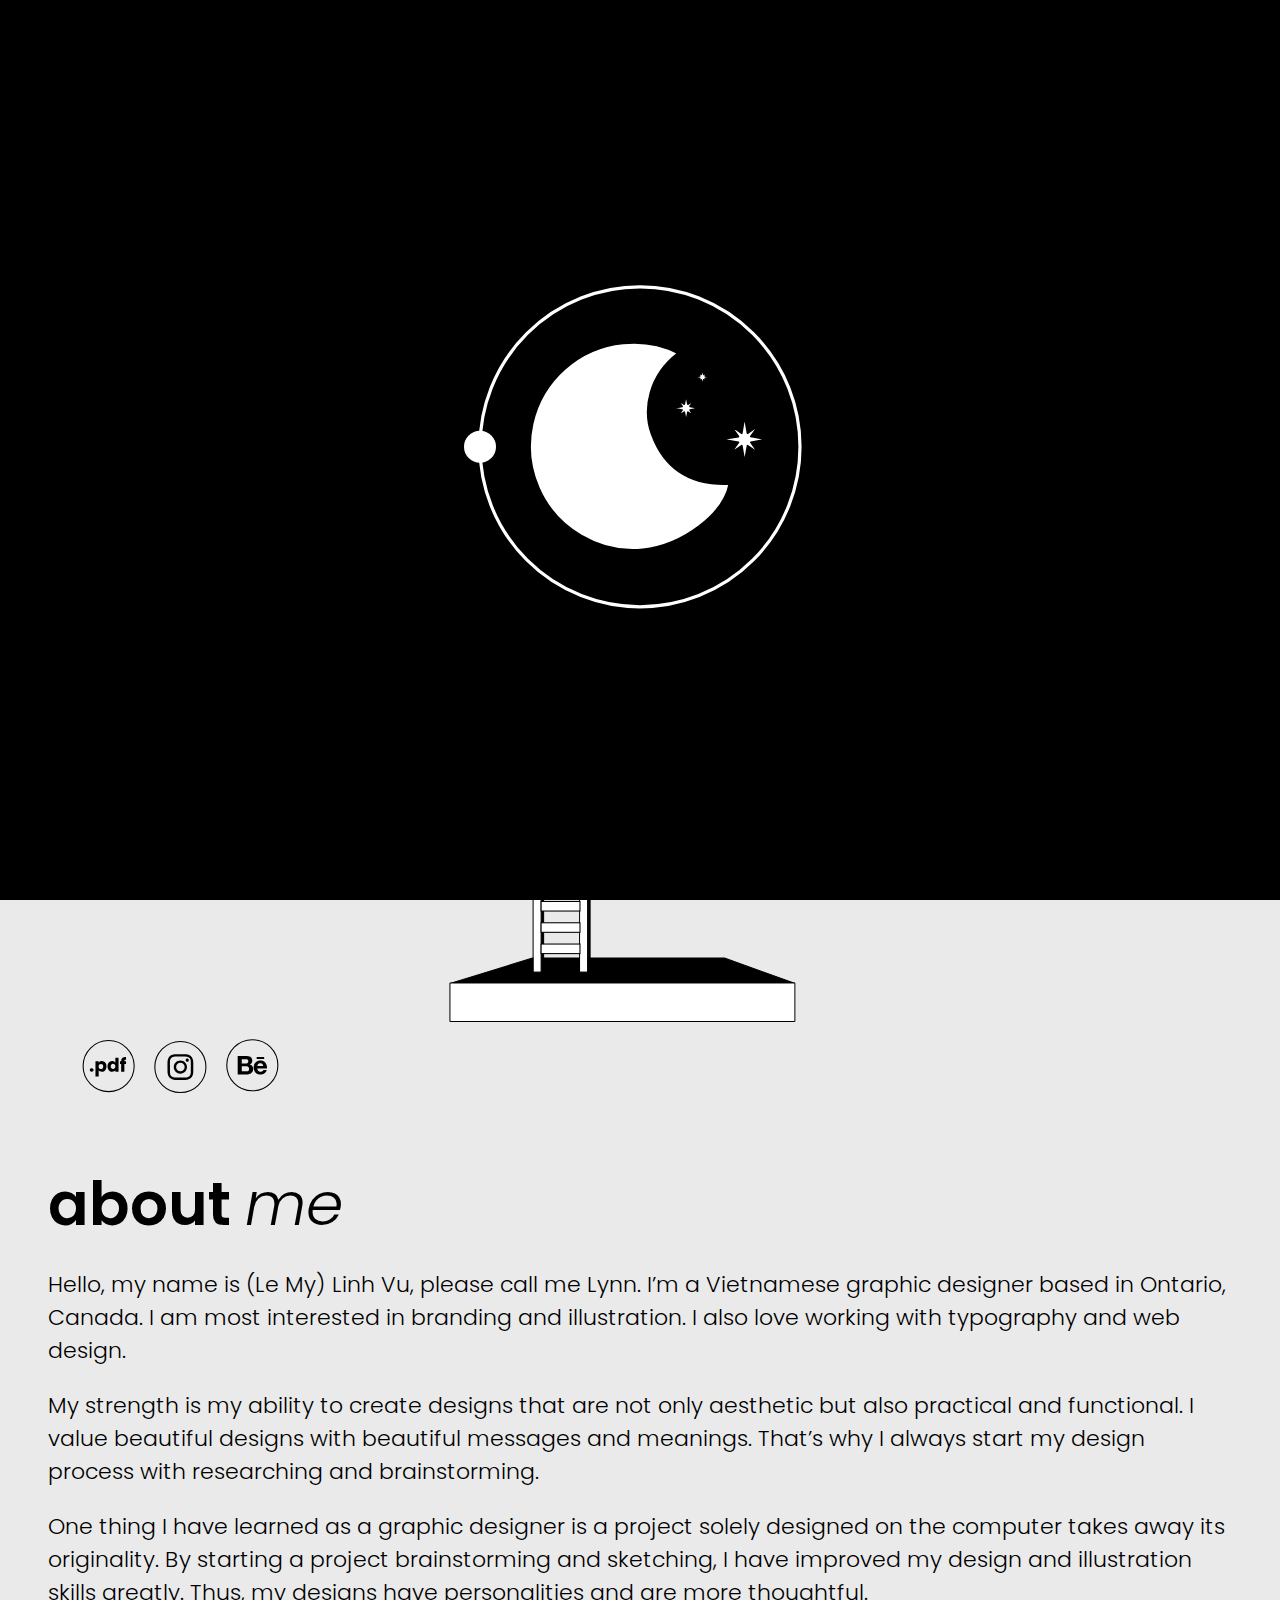
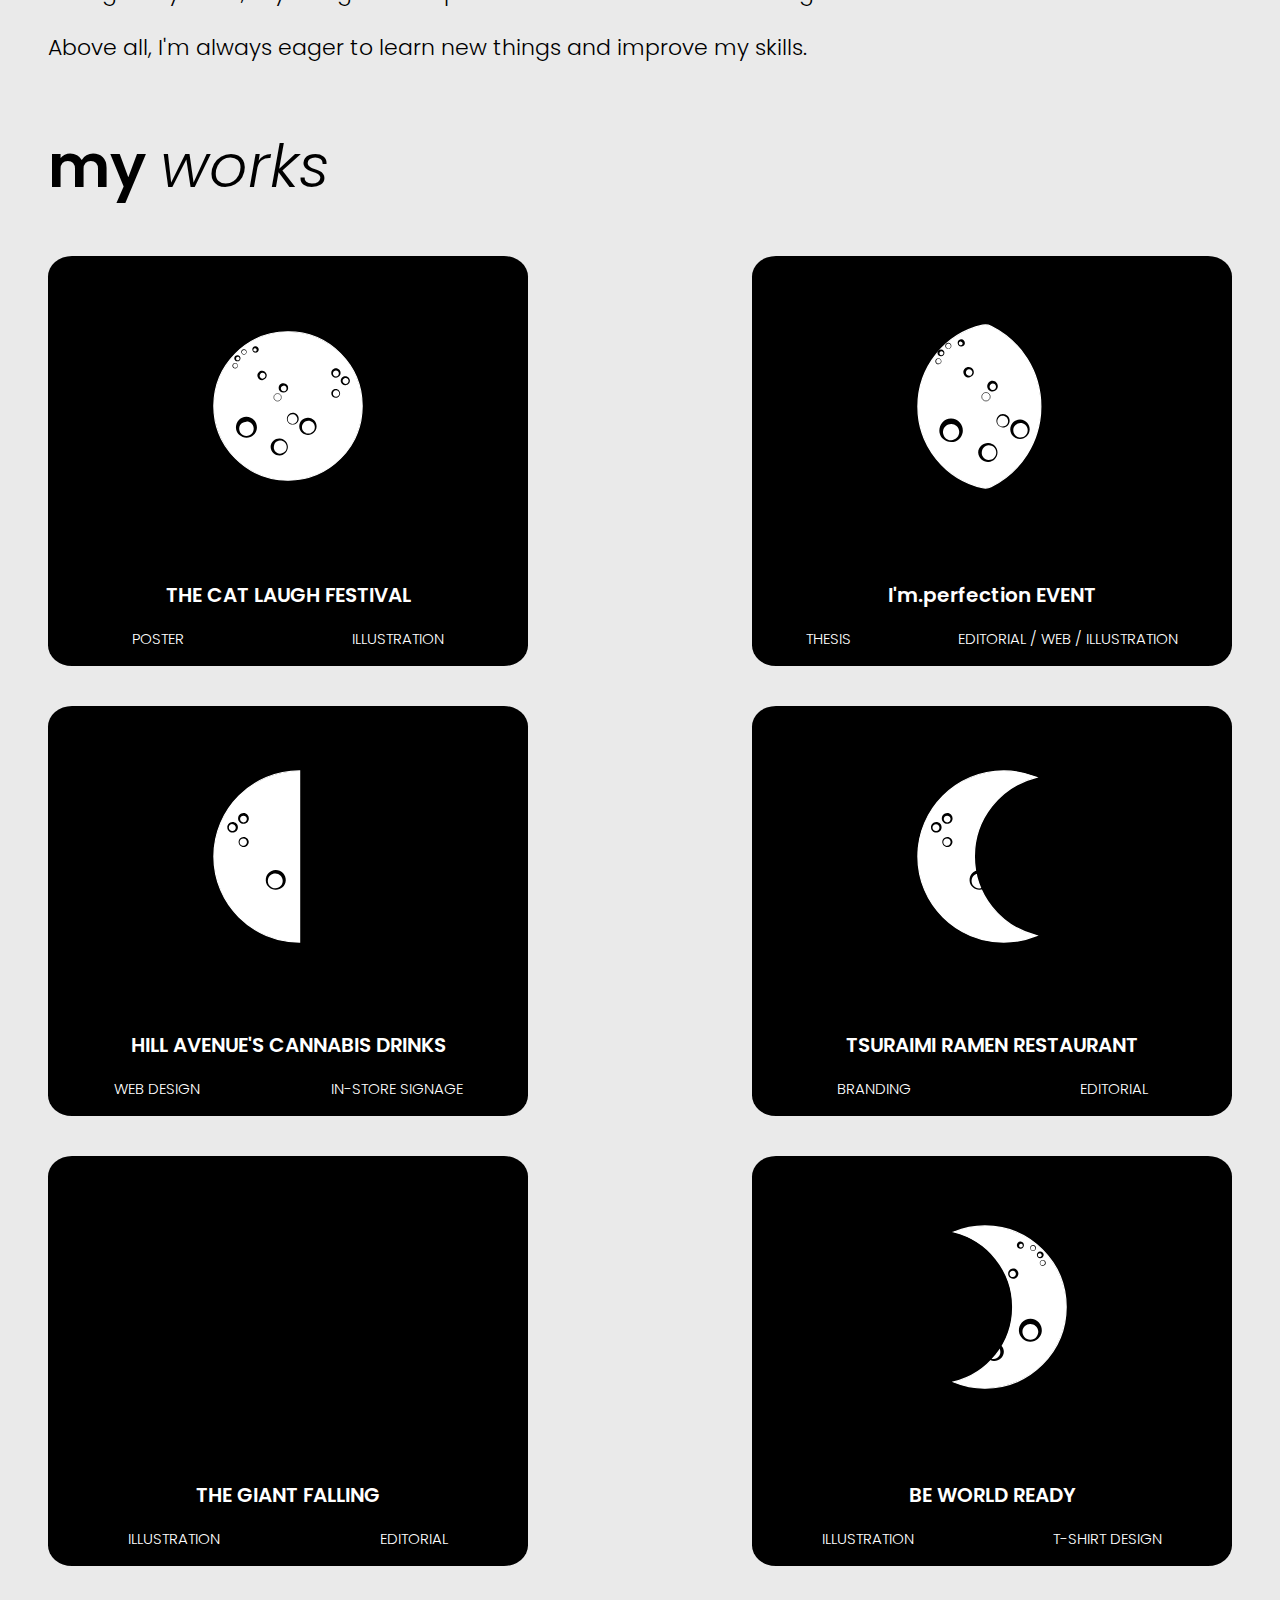
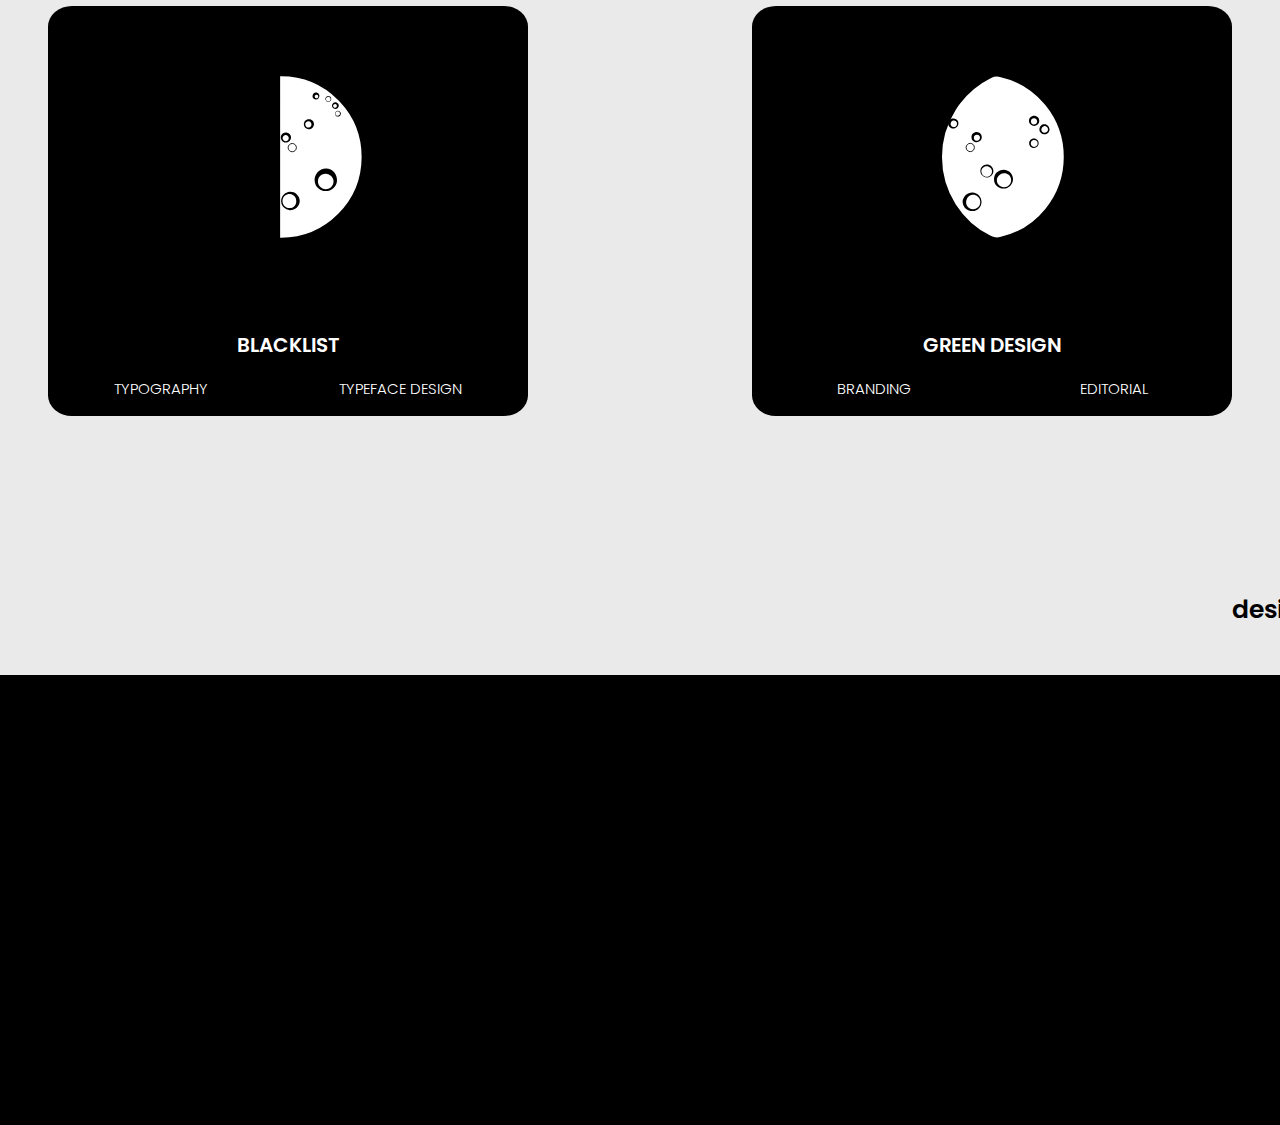
<file: index.html>
<!DOCTYPE html>
<head>
	<title>Linh Vu | Home</title>
	<link rel="stylesheet" href="style.css">
	<meta name="viewport" content="width=device-width">
	<link rel="preconnect" href="https://fonts.gstatic.com">
	<link href="https://fonts.googleapis.com/css2?family=Poppins:ital,wght@0,300;0,400;0,500;0,600;0,700;0,800;0,900;1,300;1,400&display=swap" rel="stylesheet">

	<link rel="apple-touch-icon" sizes="180x180" href="http://vulemylinh.com/apple-touch-icon.png">
	<link rel="icon" type="image/png" sizes="32x32" href="http://vulemylinh.com/favicon-32x32.png">
	<link rel="icon" type="image/png" sizes="16x16" href="http://vulemylinh.com/favicon-16x16.png">
	<link rel="manifest" href="/site.webmanifest">
	<meta name="msapplication-TileColor" content="#da532c">
	<meta name="theme-color" content="#ffffff">
</head>

<body>
<!-- INTRO -->
	<div class="intro">

    <div class="moon-animation-intro">

    <svg viewbox="0,0 10,10" width="400px" height="400px">

  <!-- the path to be animated along -->
  <path
    class="track2"
    fill="none"
    stroke-width="0.08"
    d="M 5 5 m -4, 0 a 4,4 0 1,0 8,0 a 4,4 0 1,0 -8,0"
  />

  <?xml version="1.0" encoding="utf-8"?>
  <!-- Generator: Adobe Illustrator 24.0.0, SVG Export Plug-In . SVG Version: 6.00 Build 0)  -->
  <svg version="1.1" id="Layer_1" xmlns="http://www.w3.org/2000/svg" xmlns:xlink="http://www.w3.org/1999/xlink" x="0px" y="0px"
  	 viewBox="-110 0 505 274" style="enable-background:new 0 0 305 274;" xml:space="preserve">
  <style type="text/css">
  	.st0{fill:#FFFFFF;}
  </style>
  <g>
  	<g>
  		<path class="st0" d="M190.29,18.86c-36.17,27.66-44.98,69.97-33,102.61c16.61,45.26,50.71,64.55,97.94,62.65
  			c-7.82,38.25-59.11,76.95-109.13,82.32c-54.37,5.84-109.11-26.5-131.35-77.58C-8.02,136.58,5.42,75.98,48.1,38.38
  			C92.1-0.38,151.39-1.21,190.29,18.86z"/>
  		<path class="st0 rotate" d="M270.99,119.9c1.13-6.64,2.09-12.35,3.06-18.05c0.33-0.05,0.65-0.09,0.98-0.14
  			c1.02,5.81,2.05,11.62,3.21,18.18c4.25-2.98,7.93-5.56,11.61-8.14c0.22,0.23,0.44,0.46,0.66,0.7c-2.53,3.59-5.06,7.18-8.13,11.55
  			c6.45,1.14,12.35,2.19,18.24,3.23c0.04,0.27,0.08,0.54,0.13,0.81c-5.88,1.06-11.76,2.11-18.28,3.29
  			c2.89,4.19,5.47,7.94,8.05,11.68c-0.19,0.22-0.37,0.44-0.56,0.65c-3.69-2.59-7.37-5.17-11.69-8.2c-1.14,6.42-2.18,12.3-3.22,18.18
  			c-0.3,0.01-0.6,0.01-0.9,0.02c-1-5.77-2-11.54-3.14-18.1c-4.2,2.86-8.02,5.46-11.84,8.05c-0.2-0.19-0.39-0.39-0.59-0.58
  			c2.62-3.71,5.23-7.42,8.26-11.7c-6.52-1.16-12.4-2.21-18.29-3.25c0.02-0.29,0.03-0.58,0.05-0.87c5.77-0.99,11.53-1.99,18.15-3.13
  			c-2.9-4.21-5.45-7.92-8-11.63c0.18-0.24,0.36-0.47,0.54-0.71C262.94,114.3,266.63,116.87,270.99,119.9z"/>
  		<path class="st0 rotate" d="M183.84,88.28c4.62-0.92,7.99-1.59,11.84-2.36c-1.68-2.51-3.04-4.54-5.13-7.67c3.16,1.99,5.28,3.33,7.82,4.92
  			c0.72-3.6,1.35-6.75,1.99-9.89c0.23,0.01,0.46,0.02,0.69,0.02c0.6,3.11,1.19,6.22,1.9,9.89c2.51-1.6,4.65-2.96,7.95-5.06
  			c-2.13,3.14-3.47,5.12-5.29,7.79c3.8,0.74,7.1,1.38,10.4,2.02c0.02,0.2,0.04,0.39,0.05,0.59c-3.24,0.63-6.48,1.27-10.29,2.01
  			c1.54,2.43,2.81,4.43,4.86,7.68c-3.13-2.03-5.11-3.3-7.68-4.97c-0.69,3.69-1.29,6.87-1.89,10.04c-0.22,0.05-0.44,0.1-0.65,0.15
  			c-0.62-3.13-1.25-6.26-2.03-10.19c-2.46,1.63-4.56,3.01-7.73,5.1c1.98-3.15,3.31-5.26,4.94-7.84
  			C191.77,89.8,188.43,89.16,183.84,88.28z"/>
  		<path class="st0 rotate" d="M209.97,49.03c3.13-0.62,5.42-1.08,8.03-1.6c-1.14-1.7-2.06-3.08-3.48-5.2c2.14,1.35,3.58,2.25,5.3,3.34
  			c0.49-2.44,0.92-4.57,1.35-6.71c0.16,0.01,0.31,0.01,0.47,0.02c0.41,2.11,0.81,4.22,1.29,6.71c1.7-1.08,3.15-2,5.39-3.43
  			c-1.44,2.13-2.35,3.47-3.59,5.28c2.57,0.5,4.81,0.93,7.05,1.37c0.01,0.13,0.02,0.27,0.04,0.4c-2.2,0.43-4.39,0.86-6.98,1.37
  			c1.04,1.64,1.9,3,3.3,5.21c-2.12-1.37-3.46-2.24-5.21-3.37c-0.47,2.5-0.88,4.66-1.28,6.81c-0.15,0.03-0.3,0.07-0.44,0.1
  			c-0.42-2.12-0.85-4.24-1.38-6.91c-1.67,1.1-3.09,2.04-5.24,3.46c1.35-2.14,2.25-3.57,3.35-5.31
  			C215.35,50.06,213.09,49.63,209.97,49.03z"/>
  	</g>
  </g>
  </svg>


  <!-- the mover -->
  <circle class="marker" r="0.4" fill="white"></circle>

    </svg>

</div>

</div>

	<!-- HEADER -->
		<header>
			<div class="container-header">
				<div class="grid-header">

					<div class="logo">
						<a href="index-2.html">
							<svg viewbox="0,0 10,10" width="120px" height="120px">
								<?xml version="1.0" encoding="utf-8"?>
<!-- Generator: Adobe Illustrator 24.0.0, SVG Export Plug-In . SVG Version: 6.00 Build 0)  -->
<svg version="1.1" id="Layer_1" xmlns="http://www.w3.org/2000/svg" xmlns:xlink="http://www.w3.org/1999/xlink" x="0px" y="0px"
	 viewBox="0 0 204.72 159.71" style="enable-background:new 0 0 204.72 159.71;" xml:space="preserve">
<g id="smile">
	<g>
		<path d="M121.47,52.4c-0.29,0-0.59,0-0.88-0.01c-7.15-0.2-12.45-2.86-14.92-7.48c-4.99-9.31,3.27-23.12,18.8-31.44
			c15.53-8.32,31.6-7.54,36.59,1.78c4.99,9.31-3.27,23.12-18.8,31.44C135.34,50.38,128,52.4,121.47,52.4z M145.31,11.77
			c-5.66,0-12.45,1.74-18.95,5.22c-13.1,7.02-20.96,18.93-17.16,26.02l0,0c1.77,3.31,5.86,5.21,11.51,5.37
			c6.04,0.16,13.04-1.69,19.66-5.24c13.1-7.02,20.96-18.93,17.16-26.02C155.62,13.56,151.05,11.77,145.31,11.77z"/>
	</g>
	<g>
		<path d="M133.95,37.96c-0.68,0-1.38-0.1-2.06-0.32c-0.79-0.25-1.22-1.1-0.97-1.89c0.25-0.79,1.1-1.23,1.88-0.97
			c1.99,0.63,4.12-0.47,4.75-2.45l0.05-0.16c0.25-0.79,1.09-1.23,1.88-0.98c0.79,0.25,1.23,1.09,0.98,1.88l-0.05,0.16
			C139.49,36.12,136.82,37.96,133.95,37.96z"/>
	</g>
	<g>
		<g>
			<path d="M140.68,28.35c-0.5,0-0.98-0.25-1.26-0.68c-0.33-0.51-0.32-1.17,0.02-1.67l5.33-7.79c0.47-0.68,1.41-0.86,2.08-0.39
				c0.68,0.47,0.86,1.4,0.39,2.08l-3.29,4.8l6.55-1.22c0.81-0.15,1.6,0.38,1.75,1.2c0.15,0.81-0.38,1.6-1.2,1.75l-10.11,1.89
				C140.86,28.35,140.77,28.35,140.68,28.35z"/>
		</g>
		<g>
			<path d="M119.45,43.25c-0.38,0-0.75-0.14-1.05-0.43c-0.59-0.58-0.61-1.53-0.03-2.12l4.65-4.77l-5.82,0.08c-0.01,0-0.01,0-0.02,0
				c-0.82,0-1.49-0.66-1.5-1.48c-0.01-0.83,0.65-1.51,1.48-1.52l9.44-0.13c0.01,0,0.01,0,0.02,0c0.6,0,1.14,0.36,1.38,0.91
				c0.24,0.56,0.12,1.2-0.3,1.64l-7.18,7.37C120.23,43.1,119.84,43.25,119.45,43.25z"/>
		</g>
	</g>
</g>
<g id="wordmark">
	<path d="M102.3,106.05H72.9c0,0-4.94,28.01-34.85,30.28l20.82-83.5L19.56,71.42c0,0,4.13,0,4.15,0c2.98,0.04,5.05,3.04,4.31,5.93
		l-16.59,65.66h24.5h0.45H73.6c2.08,0,4.1-0.65,5.78-1.88C86.1,136.2,103.01,122.13,102.3,106.05z"/>
	<path d="M121.07,71.42h4.08c0.02,0,0.05,0,0.07,0c2.98,0.04,5.05,3.04,4.31,5.93l-16.59,65.66h24.94l22.49-90.19L121.07,71.42z"/>
	<path d="M196.44,101.87c0,0-33.54,3.93-35.71,41.15C160.72,143.02,196.13,138.06,196.44,101.87z"/>
</g>
</svg>

						</a>
					</div>

				<div class="moon-animation">

				    <svg viewbox="0,0 10,10" width="107px" height="107px">

				  <!-- the path to be animated along -->
				  <path
				    class="track"
				    fill="none"
				    stroke-width="0.1"
				    d="M 5 5 m -4, 0 a 4,4 0 1,0 8,0 a 4,4 0 1,0 -8,0"
				  />

					<?xml version="1.0" encoding="utf-8"?>
				  <!-- Generator: Adobe Illustrator 24.0.0, SVG Export Plug-In . SVG Version: 6.00 Build 0)  -->
				  <svg version="1.1" id="Layer_1" xmlns="http://www.w3.org/2000/svg" xmlns:xlink="http://www.w3.org/1999/xlink" x="0px" y="0px"
				  	 viewBox="-110 0 505 274" style="enable-background:new 0 0 305 274;" xml:space="preserve">
				  <style type="text/css">
				  	.st0{fill:#000000;}
				  </style>
				  <g>
				  	<g>
				  		<path class="st01" d="M190.29,18.86c-36.17,27.66-44.98,69.97-33,102.61c16.61,45.26,50.71,64.55,97.94,62.65
				  			c-7.82,38.25-59.11,76.95-109.13,82.32c-54.37,5.84-109.11-26.5-131.35-77.58C-8.02,136.58,5.42,75.98,48.1,38.38
				  			C92.1-0.38,151.39-1.21,190.29,18.86z"/>
				  		<path class="st01 rotate" d="M270.99,119.9c1.13-6.64,2.09-12.35,3.06-18.05c0.33-0.05,0.65-0.09,0.98-0.14
				  			c1.02,5.81,2.05,11.62,3.21,18.18c4.25-2.98,7.93-5.56,11.61-8.14c0.22,0.23,0.44,0.46,0.66,0.7c-2.53,3.59-5.06,7.18-8.13,11.55
				  			c6.45,1.14,12.35,2.19,18.24,3.23c0.04,0.27,0.08,0.54,0.13,0.81c-5.88,1.06-11.76,2.11-18.28,3.29
				  			c2.89,4.19,5.47,7.94,8.05,11.68c-0.19,0.22-0.37,0.44-0.56,0.65c-3.69-2.59-7.37-5.17-11.69-8.2c-1.14,6.42-2.18,12.3-3.22,18.18
				  			c-0.3,0.01-0.6,0.01-0.9,0.02c-1-5.77-2-11.54-3.14-18.1c-4.2,2.86-8.02,5.46-11.84,8.05c-0.2-0.19-0.39-0.39-0.59-0.58
				  			c2.62-3.71,5.23-7.42,8.26-11.7c-6.52-1.16-12.4-2.21-18.29-3.25c0.02-0.29,0.03-0.58,0.05-0.87c5.77-0.99,11.53-1.99,18.15-3.13
				  			c-2.9-4.21-5.45-7.92-8-11.63c0.18-0.24,0.36-0.47,0.54-0.71C262.94,114.3,266.63,116.87,270.99,119.9z"/>
				  		<path class="st01 rotate" d="M183.84,88.28c4.62-0.92,7.99-1.59,11.84-2.36c-1.68-2.51-3.04-4.54-5.13-7.67c3.16,1.99,5.28,3.33,7.82,4.92
				  			c0.72-3.6,1.35-6.75,1.99-9.89c0.23,0.01,0.46,0.02,0.69,0.02c0.6,3.11,1.19,6.22,1.9,9.89c2.51-1.6,4.65-2.96,7.95-5.06
				  			c-2.13,3.14-3.47,5.12-5.29,7.79c3.8,0.74,7.1,1.38,10.4,2.02c0.02,0.2,0.04,0.39,0.05,0.59c-3.24,0.63-6.48,1.27-10.29,2.01
				  			c1.54,2.43,2.81,4.43,4.86,7.68c-3.13-2.03-5.11-3.3-7.68-4.97c-0.69,3.69-1.29,6.87-1.89,10.04c-0.22,0.05-0.44,0.1-0.65,0.15
				  			c-0.62-3.13-1.25-6.26-2.03-10.19c-2.46,1.63-4.56,3.01-7.73,5.1c1.98-3.15,3.31-5.26,4.94-7.84
				  			C191.77,89.8,188.43,89.16,183.84,88.28z"/>
				  		<path class="st01 rotate" d="M209.97,49.03c3.13-0.62,5.42-1.08,8.03-1.6c-1.14-1.7-2.06-3.08-3.48-5.2c2.14,1.35,3.58,2.25,5.3,3.34
				  			c0.49-2.44,0.92-4.57,1.35-6.71c0.16,0.01,0.31,0.01,0.47,0.02c0.41,2.11,0.81,4.22,1.29,6.71c1.7-1.08,3.15-2,5.39-3.43
				  			c-1.44,2.13-2.35,3.47-3.59,5.28c2.57,0.5,4.81,0.93,7.05,1.37c0.01,0.13,0.02,0.27,0.04,0.4c-2.2,0.43-4.39,0.86-6.98,1.37
				  			c1.04,1.64,1.9,3,3.3,5.21c-2.12-1.37-3.46-2.24-5.21-3.37c-0.47,2.5-0.88,4.66-1.28,6.81c-0.15,0.03-0.3,0.07-0.44,0.1
				  			c-0.42-2.12-0.85-4.24-1.38-6.91c-1.67,1.1-3.09,2.04-5.24,3.46c1.35-2.14,2.25-3.57,3.35-5.31
				  			C215.35,50.06,213.09,49.63,209.97,49.03z"/>
				  	</g>
				  </g>
				  </svg>


				  <!-- the mover -->
				  <circle class="marker" r="0.4" fill="black"></circle>

				    </svg>

				</div>
				</div>
	</div>
	</header>

	<main>

		<!-- HOME BANNER -->
		<section class="homebanner">
		<div class="container-banner">
			<div class="home-banner">

				<div class="banner-quotes">
					<p class="sunrise-quotes">Sunrise symbolizes <br> <span class="italic-hope"> hopes <span class="samestyle-and"> and <span class="italic-wishes">wishes</p>
					<p class="dawn-quotes">the dawn right before <br> the sun rises is <br> the darkest</p>
				</div>

				<div class="illustration">
<!-- Generator: Adobe Illustrator 24.0.0, SVG Export Plug-In . SVG Version: 6.00 Build 0)  -->
<svg class="moon-sunrise" version="1.1" id="home-banner" xmlns="http://www.w3.org/2000/svg" xmlns:xlink="http://www.w3.org/1999/xlink" x="0px"
	 y="0px" viewBox="-630 0 2512.04 1208.13" style="enable-background:new 0 0 1212.04 1208.13;" xml:space="preserve">
<style type="text/css">
	.st0{fill:#FFFFFF;stroke:#000000;stroke-width:2.1118;stroke-linecap:round;stroke-linejoin:round;stroke-miterlimit:10;}
	.st1{fill:#FFFFFF;stroke:#000000;stroke-width:2.2431;stroke-miterlimit:10;}
	.st2{stroke:#000000;stroke-width:2.1118;stroke-linecap:round;stroke-linejoin:round;stroke-miterlimit:10;}
	.st3{fill:#FFFFFF;stroke:#050606;stroke-width:1.6807;stroke-miterlimit:10;}
	.st4{fill:#050606;}
	.st5{fill:none;stroke:#121313;stroke-width:1.7799;stroke-miterlimit:10;}
	.st6{fill:none;stroke:#121313;stroke-width:3.5599;stroke-linecap:round;stroke-linejoin:round;stroke-miterlimit:10;}
	.st7{fill:none;stroke:#121313;stroke-width:1.335;stroke-linecap:round;stroke-linejoin:round;stroke-miterlimit:10;}
	.st8{fill:none;stroke:#121313;stroke-width:2.2249;stroke-linecap:round;stroke-linejoin:round;stroke-miterlimit:10;}
	.st9{fill:none;stroke:#121313;stroke-width:0.89;stroke-linecap:round;stroke-linejoin:round;stroke-miterlimit:10;}
	.st10{fill:#FFFFFF;stroke:#111212;stroke-width:1.0559;stroke-miterlimit:10;}
	.st11{opacity:0.75;}
	.st12{fill:none;stroke:#000000;stroke-width:2.027;stroke-linecap:round;stroke-linejoin:round;stroke-miterlimit:10;}
	.st13{fill:#FFFFFF;}
	.st14{fill:none;stroke:#121313;stroke-width:2.027;stroke-linecap:round;stroke-linejoin:round;stroke-miterlimit:10;}
	.st15{display:none;}
	.st16{display:inline;}
	.st17{display:inline;fill:none;stroke:#000000;stroke-width:2;stroke-miterlimit:10;}
</style>
<g id="background">
	<g>
		<rect x="223.6" y="1107.51" class="st0" width="731.05" height="81.71"/>
		<g>
			<polygon points="229.68,1106.45 397.78,1054.5 805.49,1054.5 949.67,1106.45 			"/>
			<path d="M805.31,1055.56l138.31,49.83H589.2H236.68l161.26-49.83H589.2H805.31 M805.68,1053.45H589.2H397.62l-174.95,54.06H589.2
				h366.53L805.68,1053.45L805.68,1053.45z"/>
		</g>
	</g>
	<g>
		<g>
			<polygon points="417.25,1083.26 417.25,539.57 421.58,542.36 421.58,1083.26 			"/>
			<path d="M418.3,541.51l2.23,1.43v539.27h-2.23V541.51 M416.19,537.64v546.68h6.45V541.79L416.19,537.64L416.19,537.64z"/>
		</g>
		<g>
			<polygon points="515.85,1083.26 515.85,539.57 520.18,542.36 520.18,1083.26 			"/>
			<path d="M516.9,541.51l2.23,1.43v539.27h-2.23V541.51 M514.79,537.64v546.68h6.45V541.79L514.79,537.64L514.79,537.64z"/>
		</g>
		<rect x="400.06" y="538.64" class="st0" width="16.13" height="545.68"/>
		<rect x="498.66" y="538.64" class="st0" width="16.13" height="545.68"/>
		<rect x="416.19" y="573.35" class="st1" width="82.47" height="20.27"/>
		<rect x="416.19" y="618.5" class="st1" width="82.47" height="20.27"/>
		<rect x="416.19" y="663.65" class="st1" width="82.47" height="20.27"/>
		<rect x="416.19" y="708.81" class="st1" width="82.47" height="20.27"/>
		<rect x="416.19" y="753.96" class="st1" width="82.47" height="20.27"/>
		<rect x="416.19" y="799.11" class="st1" width="82.47" height="20.27"/>
		<rect x="416.19" y="844.27" class="st1" width="82.47" height="20.27"/>
		<rect x="416.19" y="889.42" class="st1" width="82.47" height="20.27"/>
		<rect x="416.19" y="934.57" class="st1" width="82.47" height="20.27"/>
		<rect x="416.19" y="979.73" class="st1" width="82.47" height="20.27"/>
		<rect x="416.19" y="1024.88" class="st1" width="82.47" height="20.27"/>
	</g>
	<g>
		<polygon class="st2" points="793.31,447.1 606.02,447.1 430.63,447.1 394.38,461.85 606.02,461.85 817.66,461.85 		"/>
		<rect x="394.38" y="461.85" class="st0" width="423.27" height="58.36"/>
	</g>
	<path d="M657.93,18.91h-90.92c-64.13,0-116.11,51.98-116.11,116.11v312.69h323.14V135.02C774.04,70.9,722.05,18.91,657.93,18.91z"
		/>
	<g>
		<g>
			<path class="st3" d="M559.7,74.31c-2.62,0-5.2,0.14-7.76,0.35c0.07,5.93-0.22,88.81-68.07,143.83
				c16.6,24.09,44.36,39.89,75.83,39.89c50.83,0,92.04-41.21,92.04-92.04C651.74,115.52,610.53,74.31,559.7,74.31z"/>
		</g>
		<g>
			<path class="st4" d="M619.76,176.96c0-14.58-11.82-26.41-26.41-26.41c-14.58,0-26.41,11.82-26.41,26.41
				c0,8.07,3.63,15.28,9.33,20.12h34.15C616.13,192.24,619.76,185.03,619.76,176.96z"/>
		</g>
		<line class="st5" x1="505.98" y1="197.09" x2="646.47" y2="197.09"/>
		<line class="st6" x1="593.35" y1="123.89" x2="593.35" y2="146.03"/>
		<line class="st7" x1="610.14" y1="139.26" x2="605.94" y2="148.7"/>
		<line class="st8" x1="629.51" y1="144.41" x2="616.35" y2="156.26"/>
		<line class="st7" x1="634.63" y1="163.55" x2="622.78" y2="167.4"/>
		<line class="st8" x1="631.81" y1="191.77" x2="622.23" y2="186.24"/>
		<line class="st8" x1="554.65" y1="191.77" x2="564.23" y2="186.24"/>
		<line class="st6" x1="540.51" y1="176.96" x2="562.64" y2="176.96"/>
		<line class="st6" x1="623.56" y1="176.96" x2="645.69" y2="176.96"/>
		<line class="st7" x1="552.55" y1="163.71" x2="563.93" y2="167.4"/>
		<line class="st8" x1="556.99" y1="144.22" x2="570.36" y2="156.26"/>
		<line class="st7" x1="576.57" y1="139.26" x2="580.77" y2="148.7"/>
		<line class="st7" x1="511.15" y1="208.87" x2="539.5" y2="208.87"/>
		<line class="st7" x1="494.07" y1="225.96" x2="514.07" y2="225.96"/>
		<line class="st7" x1="571.93" y1="204.6" x2="585.52" y2="204.6"/>
		<line class="st7" x1="598.73" y1="209.84" x2="622.93" y2="209.84"/>
		<line class="st7" x1="547.08" y1="218.58" x2="574.07" y2="218.58"/>
		<line class="st7" x1="528.24" y1="228.29" x2="548.05" y2="228.29"/>
		<line class="st7" x1="523.39" y1="240.91" x2="539.5" y2="240.91"/>
		<line class="st7" x1="551.58" y1="247.51" x2="574.07" y2="247.51"/>
		<line class="st7" x1="558.24" y1="233.53" x2="577.37" y2="233.53"/>
		<line class="st9" x1="587.08" y1="240.91" x2="599.89" y2="240.91"/>
		<line class="st7" x1="606.69" y1="230.43" x2="625.36" y2="230.43"/>
		<line class="st7" x1="585.19" y1="221.3" x2="601.77" y2="221.3"/>
	</g>
	<circle class="st10" cx="566.95" cy="433.63" r="2.55"/>
	<g>
		<circle class="st10" cx="606.02" cy="59.55" r="2.55"/>
		<circle class="st10" cx="554.13" cy="48.4" r="2.55"/>
		<circle class="st10" cx="514.07" cy="87.72" r="2.55"/>
		<circle class="st10" cx="487.41" cy="108.4" r="2.55"/>
		<circle class="st10" cx="511.51" cy="137.51" r="2.55"/>
		<circle class="st10" cx="543.61" cy="330.7" r="2.55"/>
		<circle class="st10" cx="475.27" cy="169.34" r="2.55"/>
		<circle class="st10" cx="648.25" cy="74.31" r="2.55"/>
		<circle class="st10" cx="705.7" cy="57" r="2.55"/>
		<circle class="st10" cx="650.8" cy="38.88" r="2.55"/>
		<circle class="st10" cx="705.7" cy="127.96" r="2.55"/>
		<circle class="st10" cx="682.55" cy="186.45" r="2.55"/>
		<circle class="st10" cx="729.89" cy="100.22" r="2.55"/>
		<circle class="st10" cx="741.17" cy="158.67" r="2.55"/>
		<circle class="st10" cx="716.13" cy="305.86" r="2.55"/>
		<circle class="st10" cx="692.95" cy="336.98" r="2.55"/>
		<circle class="st10" cx="736.06" cy="267.62" r="2.55"/>
		<circle class="st10" cx="716.13" cy="381.21" r="2.55"/>
		<circle class="st10" cx="698.05" cy="422.72" r="2.55"/>
		<circle class="st10" cx="690.39" cy="365.41" r="2.55"/>
		<circle class="st10" cx="723.66" cy="352.13" r="2.55"/>
		<circle class="st10" cx="756.74" cy="324.08" r="2.55"/>
		<circle class="st10" cx="748.39" cy="415.06" r="2.55"/>
		<circle class="st10" cx="661.27" cy="417.61" r="2.55"/>
		<circle class="st10" cx="679.99" cy="237.92" r="2.55"/>
		<circle class="st10" cx="631.82" cy="275.7" r="2.55"/>
		<circle class="st10" cx="666.38" cy="324.08" r="2.55"/>
		<circle class="st10" cx="606.69" cy="367.97" r="2.55"/>
		<circle class="st10" cx="606.02" cy="339.53" r="2.55"/>
		<circle class="st10" cx="593.35" cy="284.3" r="2.55"/>
		<circle class="st10" cx="616.02" cy="289.4" r="2.55"/>
		<circle class="st10" cx="578.67" cy="303.31" r="2.55"/>
		<circle class="st10" cx="606.02" cy="405.78" r="2.55"/>
		<circle class="st10" cx="646.47" cy="372.24" r="2.55"/>
		<circle class="st10" cx="534" cy="381.21" r="2.55"/>
		<circle class="st10" cx="521.24" cy="420.17" r="2.55"/>
		<circle class="st10" cx="482.31" cy="408.33" r="2.55"/>
		<circle class="st10" cx="554.13" cy="296.61" r="2.55"/>
		<circle class="st10" cx="489.97" cy="267.62" r="2.55"/>
		<circle class="st10" cx="668.7" cy="103.89" r="2.55"/>
	</g>
</g>
<g id="cloud-1">
	<g class="st11">
		<path d="M198.74,64.43c-4.3,0-8.31,1.2-11.75,3.24c0,0-2.06-16.89-15.96-20.57c-13.56-3.6-23.3,5.02-23.3,5.02
			s-8.39-7.36-21.64-2.67c-11.09,3.92-12.89,14.1-12.89,14.1s-4.13-4.86-11.67-4.86c-7.54,0-12.86,5.83-12.86,5.83
			c-3.85-4.1-9.3-6.68-15.37-6.68c-11.65,0-21.09,9.44-21.09,21.09c0,11.65,9.44,21.09,21.09,21.09c2.73,0,5.33-0.54,7.73-1.48
			c0,0,2.26,17.77,20.5,21.91c18.24,4.13,26.5-4.62,26.5-4.62s4.53,6.76,14.88,5.95c11.11-0.87,11.87-9.35,11.87-9.35
			s8.51,5.59,17.75,1.95c9.24-3.65,11.22-9.36,11.22-9.36c4.04,3.46,9.27,5.56,15,5.56c12.74,0,23.07-10.33,23.07-23.07
			C221.81,74.76,211.48,64.43,198.74,64.43z"/>
		<path class="st12" d="M198.74,64.43c-4.3,0-8.31,1.2-11.75,3.24c0,0-2.06-16.89-15.96-20.57c-13.56-3.6-23.3,5.02-23.3,5.02
			s-8.39-7.36-21.64-2.67c-11.09,3.92-12.89,14.1-12.89,14.1s-4.13-4.86-11.67-4.86c-7.54,0-12.86,5.83-12.86,5.83
			c-3.85-4.1-9.3-6.68-15.37-6.68c-11.65,0-21.09,9.44-21.09,21.09c0,11.65,9.44,21.09,21.09,21.09c2.73,0,5.33-0.54,7.73-1.48
			c0,0,2.26,17.77,20.5,21.91c18.24,4.13,26.5-4.62,26.5-4.62s4.53,6.76,14.88,5.95c11.11-0.87,11.87-9.35,11.87-9.35
			s8.51,5.59,17.75,1.95c9.24-3.65,11.22-9.36,11.22-9.36c4.04,3.46,9.27,5.56,15,5.56c12.74,0,23.07-10.33,23.07-23.07
			C221.81,74.76,211.48,64.43,198.74,64.43z"/>
	</g>
	<g>
		<path class="st13" d="M198.74,54.7c-4.3,0-8.31,1.2-11.75,3.24c0,0-2.06-16.89-15.96-20.57c-13.56-3.6-23.3,5.02-23.3,5.02
			s-8.39-7.36-21.64-2.67c-11.09,3.92-12.89,14.1-12.89,14.1s-4.13-4.86-11.67-4.86c-7.54,0-12.86,5.83-12.86,5.83
			c-3.85-4.1-9.3-6.68-15.37-6.68c-11.65,0-21.09,9.44-21.09,21.09c0,11.65,9.44,21.09,21.09,21.09c2.73,0,5.33-0.54,7.73-1.48
			c0,0,2.26,17.77,20.5,21.91c18.24,4.13,26.5-4.62,26.5-4.62s4.53,6.76,14.88,5.95c11.11-0.87,11.87-9.35,11.87-9.35
			s8.51,5.59,17.75,1.95c9.24-3.65,11.22-9.36,11.22-9.36c4.04,3.46,9.27,5.56,15,5.56c12.74,0,23.07-10.33,23.07-23.07
			C221.81,65.03,211.48,54.7,198.74,54.7z"/>
		<path class="st14" d="M198.74,54.7c-4.3,0-8.31,1.2-11.75,3.24c0,0-2.06-16.89-15.96-20.57c-13.56-3.6-23.3,5.02-23.3,5.02
			s-8.39-7.36-21.64-2.67c-11.09,3.92-12.89,14.1-12.89,14.1s-4.13-4.86-11.67-4.86c-7.54,0-12.86,5.83-12.86,5.83
			c-3.85-4.1-9.3-6.68-15.37-6.68c-11.65,0-21.09,9.44-21.09,21.09c0,11.65,9.44,21.09,21.09,21.09c2.73,0,5.33-0.54,7.73-1.48
			c0,0,2.26,17.77,20.5,21.91c18.24,4.13,26.5-4.62,26.5-4.62s4.53,6.76,14.88,5.95c11.11-0.87,11.87-9.35,11.87-9.35
			s8.51,5.59,17.75,1.95c9.24-3.65,11.22-9.36,11.22-9.36c4.04,3.46,9.27,5.56,15,5.56c12.74,0,23.07-10.33,23.07-23.07
			C221.81,65.03,211.48,54.7,198.74,54.7z"/>
	</g>
</g>
<g id="cloud-2">
	<g class="st11">
		<path d="M506.54,327.1c-4.3,0-8.31,1.2-11.75,3.24c0,0-2.06-16.89-15.96-20.57c-13.56-3.6-23.3,5.02-23.3,5.02
			s-8.39-7.36-21.64-2.67c-11.09,3.92-12.89,14.1-12.89,14.1s-4.13-4.86-11.67-4.86c-7.54,0-12.86,5.83-12.86,5.83
			c-3.85-4.1-9.3-6.68-15.37-6.68c-11.65,0-21.09,9.44-21.09,21.09c0,11.65,9.44,21.09,21.09,21.09c2.73,0,5.33-0.54,7.73-1.48
			c0,0,2.26,17.77,20.5,21.91c18.24,4.13,26.5-4.62,26.5-4.62s4.53,6.76,14.88,5.95c11.11-0.87,11.87-9.35,11.87-9.35
			s8.51,5.59,17.75,1.95c9.24-3.65,11.22-9.36,11.22-9.36c4.04,3.46,9.27,5.56,15,5.56c12.74,0,23.07-10.33,23.07-23.07
			C529.61,337.43,519.28,327.1,506.54,327.1z"/>
		<path class="st12" d="M506.54,327.1c-4.3,0-8.31,1.2-11.75,3.24c0,0-2.06-16.89-15.96-20.57c-13.56-3.6-23.3,5.02-23.3,5.02
			s-8.39-7.36-21.64-2.67c-11.09,3.92-12.89,14.1-12.89,14.1s-4.13-4.86-11.67-4.86c-7.54,0-12.86,5.83-12.86,5.83
			c-3.85-4.1-9.3-6.68-15.37-6.68c-11.65,0-21.09,9.44-21.09,21.09c0,11.65,9.44,21.09,21.09,21.09c2.73,0,5.33-0.54,7.73-1.48
			c0,0,2.26,17.77,20.5,21.91c18.24,4.13,26.5-4.62,26.5-4.62s4.53,6.76,14.88,5.95c11.11-0.87,11.87-9.35,11.87-9.35
			s8.51,5.59,17.75,1.95c9.24-3.65,11.22-9.36,11.22-9.36c4.04,3.46,9.27,5.56,15,5.56c12.74,0,23.07-10.33,23.07-23.07
			C529.61,337.43,519.28,327.1,506.54,327.1z"/>
	</g>
	<g>
		<path class="st13" d="M506.54,317.37c-4.3,0-8.31,1.2-11.75,3.24c0,0-2.06-16.89-15.96-20.57c-13.56-3.6-23.3,5.02-23.3,5.02
			s-8.39-7.36-21.64-2.67c-11.09,3.92-12.89,14.1-12.89,14.1s-4.13-4.86-11.67-4.86c-7.54,0-12.86,5.83-12.86,5.83
			c-3.85-4.1-9.3-6.68-15.37-6.68c-11.65,0-21.09,9.44-21.09,21.09c0,11.65,9.44,21.09,21.09,21.09c2.73,0,5.33-0.54,7.73-1.48
			c0,0,2.26,17.77,20.5,21.91c18.24,4.13,26.5-4.62,26.5-4.62s4.53,6.76,14.88,5.95c11.11-0.87,11.87-9.35,11.87-9.35
			s8.51,5.59,17.75,1.95c9.24-3.65,11.22-9.36,11.22-9.36c4.04,3.46,9.27,5.56,15,5.56c12.74,0,23.07-10.33,23.07-23.07
			C529.61,327.7,519.28,317.37,506.54,317.37z"/>
		<path class="st14" d="M506.54,317.37c-4.3,0-8.31,1.2-11.75,3.24c0,0-2.06-16.89-15.96-20.57c-13.56-3.6-23.3,5.02-23.3,5.02
			s-8.39-7.36-21.64-2.67c-11.09,3.92-12.89,14.1-12.89,14.1s-4.13-4.86-11.67-4.86c-7.54,0-12.86,5.83-12.86,5.83
			c-3.85-4.1-9.3-6.68-15.37-6.68c-11.65,0-21.09,9.44-21.09,21.09c0,11.65,9.44,21.09,21.09,21.09c2.73,0,5.33-0.54,7.73-1.48
			c0,0,2.26,17.77,20.5,21.91c18.24,4.13,26.5-4.62,26.5-4.62s4.53,6.76,14.88,5.95c11.11-0.87,11.87-9.35,11.87-9.35
			s8.51,5.59,17.75,1.95c9.24-3.65,11.22-9.36,11.22-9.36c4.04,3.46,9.27,5.56,15,5.56c12.74,0,23.07-10.33,23.07-23.07
			C529.61,327.7,519.28,317.37,506.54,317.37z"/>
	</g>
</g>
<g id="cloud-3">
	<g class="st11">
		<path d="M854.79,194.72c-4.3,0-8.31,1.2-11.75,3.24c0,0-2.06-16.89-15.96-20.57c-13.56-3.6-23.3,5.02-23.3,5.02
			s-8.39-7.36-21.64-2.67c-11.09,3.92-12.89,14.1-12.89,14.1s-4.13-4.86-11.67-4.86c-7.54,0-12.86,5.83-12.86,5.83
			c-3.85-4.1-9.3-6.68-15.37-6.68c-11.65,0-21.09,9.44-21.09,21.09c0,11.65,9.44,21.09,21.09,21.09c2.73,0,5.33-0.54,7.73-1.48
			c0,0,2.26,17.77,20.5,21.91c18.24,4.13,26.5-4.62,26.5-4.62s4.53,6.76,14.88,5.95c11.11-0.87,11.87-9.35,11.87-9.35
			s8.51,5.59,17.75,1.95c9.24-3.65,11.22-9.36,11.22-9.36c4.04,3.46,9.27,5.56,15,5.56c12.74,0,23.07-10.33,23.07-23.07
			C877.86,205.05,867.53,194.72,854.79,194.72z"/>
		<path class="st12" d="M854.79,194.72c-4.3,0-8.31,1.2-11.75,3.24c0,0-2.06-16.89-15.96-20.57c-13.56-3.6-23.3,5.02-23.3,5.02
			s-8.39-7.36-21.64-2.67c-11.09,3.92-12.89,14.1-12.89,14.1s-4.13-4.86-11.67-4.86c-7.54,0-12.86,5.83-12.86,5.83
			c-3.85-4.1-9.3-6.68-15.37-6.68c-11.65,0-21.09,9.44-21.09,21.09c0,11.65,9.44,21.09,21.09,21.09c2.73,0,5.33-0.54,7.73-1.48
			c0,0,2.26,17.77,20.5,21.91c18.24,4.13,26.5-4.62,26.5-4.62s4.53,6.76,14.88,5.95c11.11-0.87,11.87-9.35,11.87-9.35
			s8.51,5.59,17.75,1.95c9.24-3.65,11.22-9.36,11.22-9.36c4.04,3.46,9.27,5.56,15,5.56c12.74,0,23.07-10.33,23.07-23.07
			C877.86,205.05,867.53,194.72,854.79,194.72z"/>
	</g>
	<g>
		<path class="st13" d="M854.79,184.99c-4.3,0-8.31,1.2-11.75,3.24c0,0-2.06-16.89-15.96-20.57c-13.56-3.6-23.3,5.02-23.3,5.02
			s-8.39-7.36-21.64-2.67c-11.09,3.92-12.89,14.1-12.89,14.1s-4.13-4.86-11.67-4.86c-7.54,0-12.86,5.83-12.86,5.83
			c-3.85-4.1-9.3-6.68-15.37-6.68c-11.65,0-21.09,9.44-21.09,21.09c0,11.65,9.44,21.09,21.09,21.09c2.73,0,5.33-0.54,7.73-1.48
			c0,0,2.26,17.77,20.5,21.91c18.24,4.13,26.5-4.62,26.5-4.62s4.53,6.76,14.88,5.95c11.11-0.87,11.87-9.35,11.87-9.35
			s8.51,5.59,17.75,1.95c9.24-3.65,11.22-9.36,11.22-9.36c4.04,3.46,9.27,5.56,15,5.56c12.74,0,23.07-10.33,23.07-23.07
			C877.86,195.32,867.53,184.99,854.79,184.99z"/>
		<path class="st14" d="M854.79,184.99c-4.3,0-8.31,1.2-11.75,3.24c0,0-2.06-16.89-15.96-20.57c-13.56-3.6-23.3,5.02-23.3,5.02
			s-8.39-7.36-21.64-2.67c-11.09,3.92-12.89,14.1-12.89,14.1s-4.13-4.86-11.67-4.86c-7.54,0-12.86,5.83-12.86,5.83
			c-3.85-4.1-9.3-6.68-15.37-6.68c-11.65,0-21.09,9.44-21.09,21.09c0,11.65,9.44,21.09,21.09,21.09c2.73,0,5.33-0.54,7.73-1.48
			c0,0,2.26,17.77,20.5,21.91c18.24,4.13,26.5-4.62,26.5-4.62s4.53,6.76,14.88,5.95c11.11-0.87,11.87-9.35,11.87-9.35
			s8.51,5.59,17.75,1.95c9.24-3.65,11.22-9.36,11.22-9.36c4.04,3.46,9.27,5.56,15,5.56c12.74,0,23.07-10.33,23.07-23.07
			C877.86,195.32,867.53,184.99,854.79,184.99z"/>
	</g>
</g>
<g id="cloud-4">
	<g class="st11">
		<path d="M1136.77,358.09c-4.3,0-8.31,1.2-11.75,3.24c0,0-2.06-16.89-15.96-20.57c-13.56-3.6-23.3,5.02-23.3,5.02
			s-8.39-7.36-21.64-2.67c-11.09,3.92-12.89,14.1-12.89,14.1s-4.13-4.86-11.67-4.86c-7.54,0-12.86,5.83-12.86,5.83
			c-3.85-4.1-9.3-6.68-15.37-6.68c-11.65,0-21.09,9.44-21.09,21.09c0,11.65,9.44,21.09,21.09,21.09c2.73,0,5.33-0.54,7.73-1.48
			c0,0,2.26,17.77,20.5,21.91s26.5-4.62,26.5-4.62s4.53,6.76,14.88,5.95c11.11-0.87,11.87-9.35,11.87-9.35s8.51,5.59,17.75,1.95
			c9.24-3.65,11.22-9.36,11.22-9.36c4.04,3.46,9.27,5.56,15,5.56c12.74,0,23.07-10.33,23.07-23.07
			C1159.84,368.42,1149.51,358.09,1136.77,358.09z"/>
		<path class="st12" d="M1136.77,358.09c-4.3,0-8.31,1.2-11.75,3.24c0,0-2.06-16.89-15.96-20.57c-13.56-3.6-23.3,5.02-23.3,5.02
			s-8.39-7.36-21.64-2.67c-11.09,3.92-12.89,14.1-12.89,14.1s-4.13-4.86-11.67-4.86c-7.54,0-12.86,5.83-12.86,5.83
			c-3.85-4.1-9.3-6.68-15.37-6.68c-11.65,0-21.09,9.44-21.09,21.09c0,11.65,9.44,21.09,21.09,21.09c2.73,0,5.33-0.54,7.73-1.48
			c0,0,2.26,17.77,20.5,21.91s26.5-4.62,26.5-4.62s4.53,6.76,14.88,5.95c11.11-0.87,11.87-9.35,11.87-9.35s8.51,5.59,17.75,1.95
			c9.24-3.65,11.22-9.36,11.22-9.36c4.04,3.46,9.27,5.56,15,5.56c12.74,0,23.07-10.33,23.07-23.07
			C1159.84,368.42,1149.51,358.09,1136.77,358.09z"/>
	</g>
	<g>
		<path class="st13" d="M1136.77,348.36c-4.3,0-8.31,1.2-11.75,3.24c0,0-2.06-16.89-15.96-20.57c-13.56-3.6-23.3,5.02-23.3,5.02
			s-8.39-7.36-21.64-2.67c-11.09,3.92-12.89,14.1-12.89,14.1s-4.13-4.86-11.67-4.86c-7.54,0-12.86,5.83-12.86,5.83
			c-3.85-4.1-9.3-6.68-15.37-6.68c-11.65,0-21.09,9.44-21.09,21.09c0,11.65,9.44,21.09,21.09,21.09c2.73,0,5.33-0.54,7.73-1.48
			c0,0,2.26,17.77,20.5,21.91s26.5-4.62,26.5-4.62s4.53,6.76,14.88,5.95c11.11-0.87,11.87-9.35,11.87-9.35s8.51,5.59,17.75,1.95
			c9.24-3.65,11.22-9.36,11.22-9.36c4.04,3.46,9.27,5.56,15,5.56c12.74,0,23.07-10.33,23.07-23.07
			C1159.84,358.69,1149.51,348.36,1136.77,348.36z"/>
		<path class="st14" d="M1136.77,348.36c-4.3,0-8.31,1.2-11.75,3.24c0,0-2.06-16.89-15.96-20.57c-13.56-3.6-23.3,5.02-23.3,5.02
			s-8.39-7.36-21.64-2.67c-11.09,3.92-12.89,14.1-12.89,14.1s-4.13-4.86-11.67-4.86c-7.54,0-12.86,5.83-12.86,5.83
			c-3.85-4.1-9.3-6.68-15.37-6.68c-11.65,0-21.09,9.44-21.09,21.09c0,11.65,9.44,21.09,21.09,21.09c2.73,0,5.33-0.54,7.73-1.48
			c0,0,2.26,17.77,20.5,21.91s26.5-4.62,26.5-4.62s4.53,6.76,14.88,5.95c11.11-0.87,11.87-9.35,11.87-9.35s8.51,5.59,17.75,1.95
			c9.24-3.65,11.22-9.36,11.22-9.36c4.04,3.46,9.27,5.56,15,5.56c12.74,0,23.07-10.33,23.07-23.07
			C1159.84,358.69,1149.51,348.36,1136.77,348.36z"/>
	</g>
</g>
<g class="st15">
	<g class="st16">
		<path d="M26.75,937.62c-36.17,27.66-44.98,69.97-33,102.61c16.61,45.26,50.71,64.55,97.94,62.65
			c-7.82,38.25-59.11,76.95-109.13,82.32c-54.37,5.84-109.11-26.5-131.35-77.58c-22.76-52.28-9.32-112.87,33.37-150.48
			C-71.43,918.38-12.14,917.55,26.75,937.62z"/>
		<path d="M107.45,1038.66c1.13-6.64,2.09-12.35,3.06-18.05c0.33-0.05,0.65-0.09,0.98-0.14c1.02,5.81,2.05,11.62,3.21,18.18
			c4.25-2.98,7.93-5.56,11.61-8.14c0.22,0.23,0.44,0.46,0.66,0.7c-2.53,3.59-5.06,7.18-8.13,11.55c6.45,1.14,12.35,2.19,18.24,3.23
			c0.04,0.27,0.08,0.54,0.13,0.81c-5.88,1.06-11.76,2.11-18.28,3.29c2.89,4.19,5.47,7.94,8.05,11.68c-0.19,0.22-0.37,0.44-0.56,0.65
			c-3.69-2.59-7.37-5.17-11.69-8.2c-1.14,6.42-2.18,12.3-3.22,18.18c-0.3,0.01-0.6,0.01-0.9,0.02c-1-5.77-2-11.54-3.14-18.1
			c-4.2,2.86-8.02,5.46-11.84,8.05c-0.2-0.19-0.39-0.39-0.59-0.58c2.62-3.71,5.23-7.42,8.26-11.7c-6.52-1.16-12.4-2.21-18.29-3.25
			c0.02-0.29,0.03-0.58,0.05-0.87c5.77-0.99,11.53-1.99,18.15-3.13c-2.9-4.21-5.45-7.92-8-11.63c0.18-0.24,0.36-0.47,0.54-0.71
			C99.41,1033.06,103.09,1035.63,107.45,1038.66z"/>
		<path d="M20.3,1007.04c4.62-0.92,7.99-1.59,11.84-2.36c-1.68-2.51-3.04-4.54-5.13-7.67c3.16,1.99,5.28,3.33,7.82,4.92
			c0.72-3.6,1.35-6.75,1.99-9.89c0.23,0.01,0.46,0.02,0.69,0.02c0.6,3.11,1.19,6.22,1.9,9.89c2.51-1.6,4.65-2.96,7.95-5.06
			c-2.13,3.14-3.47,5.12-5.29,7.79c3.8,0.74,7.1,1.38,10.4,2.02c0.02,0.2,0.04,0.39,0.05,0.59c-3.24,0.63-6.48,1.27-10.29,2.01
			c1.54,2.43,2.81,4.43,4.86,7.68c-3.13-2.03-5.11-3.3-7.68-4.97c-0.69,3.69-1.29,6.87-1.89,10.04c-0.22,0.05-0.44,0.1-0.65,0.15
			c-0.62-3.13-1.25-6.26-2.03-10.19c-2.46,1.63-4.56,3.01-7.73,5.1c1.98-3.15,3.31-5.26,4.94-7.84
			C28.23,1008.56,24.9,1007.92,20.3,1007.04z"/>
		<path d="M46.43,967.79c3.13-0.62,5.42-1.08,8.03-1.6c-1.14-1.7-2.06-3.08-3.48-5.2c2.14,1.35,3.58,2.25,5.3,3.34
			c0.49-2.44,0.92-4.57,1.35-6.71c0.16,0.01,0.31,0.01,0.47,0.02c0.41,2.11,0.81,4.22,1.29,6.71c1.7-1.08,3.15-2,5.39-3.43
			c-1.44,2.13-2.35,3.47-3.59,5.28c2.57,0.5,4.81,0.93,7.05,1.37c0.01,0.13,0.02,0.27,0.04,0.4c-2.2,0.43-4.39,0.86-6.98,1.37
			c1.04,1.64,1.9,3,3.3,5.21c-2.12-1.37-3.46-2.24-5.21-3.37c-0.47,2.5-0.88,4.66-1.28,6.81c-0.15,0.03-0.3,0.07-0.44,0.1
			c-0.42-2.12-0.85-4.24-1.38-6.91c-1.67,1.1-3.09,2.04-5.24,3.46c1.35-2.14,2.25-3.57,3.35-5.31
			C51.81,968.82,49.55,968.39,46.43,967.79z"/>
	</g>
	<circle class="st17" cx="-34.04" cy="1055.26" r="183.65"/>
	<circle class="st16" cx="-133.08" cy="902.32" r="22.01"/>
</g>
</svg>

</div>

</div>

<div class="social-icon"
<?xml version="1.0" encoding="utf-8"?>
<!-- Generator: Adobe Illustrator 24.0.0, SVG Export Plug-In . SVG Version: 6.00 Build 0)  -->
<svg class="media-circle" version="1.1" id="Layer_1" xmlns="http://www.w3.org/2000/svg" xmlns:xlink="http://www.w3.org/1999/xlink" x="0px" y="0px"
	 viewBox="0 0 3967.27 166.69" style="enable-background:new 0 0 567.27 166.69;" xml:space="preserve">
<style type="text/css">
	.media-icon{fill:#eaeaea;stroke:#000000;stroke-width:3;stroke-miterlimit:10;}
</style>

<a href="https://www.instagram.com/linhvu_designs/">
<g id="insta">
	<circle class="media-icon rotate-cicle" cx="284.15" cy="85.09" r="72.44"/>
	<g>
		<path d="M247.62,85.11c0-4.64-0.14-9.28,0.05-13.91c0.11-2.74,0.42-5.55,1.19-8.17c2.25-7.65,7.59-12.08,15.32-13.68
			c3-0.62,6.04-0.82,9.11-0.8c8.28,0.06,16.56-0.1,24.84,0.07c4.3,0.09,8.6,0.67,12.44,2.96c5.3,3.15,8.22,7.9,9.36,13.85
			c0.59,3.07,0.82,6.17,0.8,9.3c-0.06,7.89,0.08,15.78-0.07,23.67c-0.06,3.42-0.34,6.88-1.6,10.14
			c-2.73,7.01-7.99,10.92-15.24,12.31c-3.1,0.59-6.23,0.83-9.4,0.81c-7.96-0.06-15.92,0.11-23.87-0.07
			c-3.93-0.09-7.89-0.5-11.53-2.33c-5.92-2.97-9.35-7.78-10.61-14.2c-0.57-2.91-0.85-5.84-0.79-8.82
			C247.68,92.52,247.62,88.81,247.62,85.11z M313.69,85.35c0.02,0,0.03,0,0.05,0c0-2.93,0.03-5.86-0.01-8.79
			c-0.03-2.96-0.04-5.92-0.21-8.88c-0.35-6.15-4.52-10.89-10.59-11.72c-3.52-0.48-7.12-0.52-10.68-0.57
			c-6.47-0.1-12.95-0.11-19.42-0.04c-2.43,0.03-4.89,0.24-7.29,0.6c-4.15,0.63-7.38,2.72-9.35,6.53c-1.16,2.25-1.51,4.69-1.55,7.19
			c-0.04,3.16-0.09,6.31-0.07,9.47c0.05,7.85-0.04,15.71,0.28,23.56c0.2,4.83,2.7,8.51,7.24,10.57c1.99,0.9,4.11,1.33,6.28,1.34
			c7.83,0.05,15.65,0.06,23.48,0.04c3.15-0.01,6.32,0.03,9.46-0.19c7.28-0.5,12.33-6,12.38-13.36
			C313.72,95.85,313.69,90.6,313.69,85.35z"/>
		<path d="M284.18,66.34c10.46,0.01,18.73,8.28,18.74,18.74c0.01,10.44-8.31,18.76-18.74,18.76c-10.63,0-18.79-8.3-18.77-19.1
			C265.42,74.55,273.81,66.33,284.18,66.34z M284.25,73.05c-6.81-0.01-12.12,5.23-12.12,11.96c0,6.81,5.21,12.07,11.99,12.12
			c6.7,0.05,12.15-5.37,12.1-12.03C296.16,78.34,290.91,73.06,284.25,73.05z"/>
		<path d="M307.98,65.58c-0.01,2.59-1.87,4.49-4.4,4.48c-2.41-0.01-4.39-2.01-4.39-4.43c0-2.52,1.94-4.41,4.49-4.38
			C306.21,61.28,307.99,63.07,307.98,65.58z"/>
	</g>
</g>
</a>

<a href="index.html">
<g id="be">
	<circle class="media-icon rotate-cicle3" cx="488.11" cy="80.16" r="72.44"/>
	<g>
		<path d="M446.59,106.37c0-17.5,0-34.91,0-52.37c0.23-0.01,0.44-0.04,0.64-0.04c8.35,0,16.7-0.05,25.05,0.04
			c3.38,0.04,6.75,0.45,9.82,2.11c3.2,1.73,5,4.42,5.57,7.99c0.36,2.27,0.34,4.51-0.29,6.74c-0.45,1.57-1.2,2.99-2.41,4.08
			c-1.2,1.08-2.51,2.03-3.72,3c0.93,0.43,2.05,0.85,3.07,1.44c3.33,1.93,5.09,4.92,5.78,8.64c0.45,2.44,0.42,4.87-0.21,7.26
			c-0.95,3.6-3.11,6.32-6.32,8.21c-2.51,1.47-5.24,2.36-8.13,2.61c-2.03,0.18-4.08,0.28-6.12,0.29c-7.3,0.03-14.6,0.01-21.9,0.01
			C447.17,106.37,446.91,106.37,446.59,106.37z M458.19,97.35c0.32,0,0.57,0,0.83,0c3.53,0,7.06,0.02,10.59-0.01
			c1.23-0.01,2.47-0.08,3.68-0.3c2.31-0.41,4.23-1.48,5.07-3.82c0.61-1.71,0.55-3.47,0.13-5.24c-0.43-1.81-1.44-3.1-3.1-3.91
			c-1.52-0.74-3.14-1.02-4.81-1.03c-3.91-0.02-7.83-0.01-11.74-0.01c-0.21,0-0.42,0-0.66,0C458.19,87.81,458.19,92.53,458.19,97.35z
			 M458.18,75.15c0.32,0,0.58,0,0.84,0c3.58,0,7.16,0.02,10.73-0.01c0.84-0.01,1.71-0.08,2.53-0.3c1.74-0.47,3.22-1.32,3.94-3.13
			c0.44-1.09,0.44-2.22,0.41-3.36c-0.05-1.97-0.89-3.54-2.69-4.32c-1.23-0.54-2.61-0.93-3.94-0.97c-3.92-0.13-7.85-0.04-11.82-0.04
			C458.18,67.05,458.18,71.05,458.18,75.15z"/>
		<path d="M502.27,89.03c0.23,2.46,0.55,4.77,2.14,6.72c1.23,1.5,2.87,2.21,4.69,2.55c1.86,0.35,3.75,0.37,5.55-0.26
			c2.23-0.78,4.09-2.06,5.05-4.39c3.02,0,6.07,0,9.33,0c-0.64,1.45-1.17,2.85-1.86,4.16c-2.33,4.44-6.09,6.97-10.95,8
			c-3.99,0.85-7.94,0.73-11.83-0.45c-3.32-1.01-6.15-2.81-8.29-5.55c-2.2-2.82-3.52-6.05-4.01-9.62c-0.34-2.51-0.39-5.01,0.02-7.51
			c0.77-4.62,2.75-8.58,6.35-11.69c2.86-2.47,6.16-3.94,9.86-4.4c5.18-0.64,10.06,0.23,14.23,3.61c2.46,1.99,4.21,4.52,5.37,7.46
			c1.53,3.88,1.88,7.42,1.63,11.36C520.47,89.03,511.39,89.03,502.27,89.03z M519.06,82.29c-0.95-4.97-3.06-8.59-9.69-7.85
			c-3.69,0.41-6.79,3.17-7.03,7.85C507.9,82.29,513.45,82.29,519.06,82.29z"/>
		<path d="M500.45,56.71c7.06,0,14.07,0,21.15,0c0,1.94,0,3.86,0,5.81c-6.99,0-14.05,0-21.15,0
			C500.45,60.6,500.45,58.68,500.45,56.71z"/>
	</g>
</g>
</a>

<a href="https://drive.google.com/file/d/1rVMt-61zVk81_nK-2E6RK9w7NbEFFRXt/view?usp=sharing">
<g id="twitter">
		<circle class="media-icon rotate-cicle3" cx="80.8" cy="82.5" r="72.4"/>
	</g>
	<g>
		<path d="M28.9,97.2c-1-0.9-1.5-2.1-1.5-3.5c0-1.4,0.5-2.6,1.5-3.6c1-1,2.3-1.4,3.9-1.4c1.6,0,2.8,0.5,3.8,1.4c1,1,1.5,2.1,1.5,3.6
			c0,1.4-0.5,2.5-1.5,3.5c-1,0.9-2.3,1.4-3.8,1.4C31.2,98.7,29.9,98.2,28.9,97.2z"/>
		<path d="M56.2,69.5c1.6-0.8,3.4-1.3,5.5-1.3c2.4,0,4.6,0.6,6.6,1.9c2,1.2,3.5,3,4.7,5.3c1.1,2.3,1.7,5,1.7,8c0,3-0.6,5.7-1.7,8
			c-1.1,2.3-2.7,4.1-4.7,5.4c-2,1.3-4.2,1.9-6.6,1.9c-2,0-3.9-0.4-5.4-1.3c-1.6-0.8-2.8-1.9-3.7-3.3v18.2h-9.1V68.7h9.1v4.2
			C53.4,71.5,54.6,70.4,56.2,69.5z M63.6,78.1c-1.3-1.3-2.8-1.9-4.6-1.9c-1.8,0-3.3,0.7-4.6,2c-1.3,1.3-1.9,3.1-1.9,5.4
			c0,2.3,0.6,4,1.9,5.4c1.3,1.3,2.8,2,4.6,2c1.8,0,3.3-0.7,4.6-2c1.3-1.3,1.9-3.1,1.9-5.4C65.5,81.1,64.8,79.4,63.6,78.1z"/>
		<path d="M79.4,75.4c1.1-2.3,2.7-4.1,4.7-5.3c2-1.2,4.2-1.9,6.6-1.9c1.9,0,3.7,0.4,5.3,1.2c1.6,0.8,2.9,1.9,3.8,3.3V59h9.1v39.2
			h-9.1V94c-0.8,1.4-2.1,2.5-3.6,3.4c-1.6,0.8-3.4,1.3-5.5,1.3c-2.4,0-4.6-0.6-6.6-1.9c-2-1.3-3.5-3-4.7-5.4c-1.1-2.3-1.7-5-1.7-8
			C77.6,80.4,78.2,77.7,79.4,75.4z M97.9,78.1c-1.3-1.3-2.8-2-4.6-2c-1.8,0-3.3,0.6-4.6,1.9c-1.3,1.3-1.9,3.1-1.9,5.3
			c0,2.3,0.6,4.1,1.9,5.4c1.3,1.3,2.8,2,4.6,2c1.8,0,3.3-0.7,4.6-2c1.3-1.3,1.9-3.1,1.9-5.4C99.8,81.2,99.2,79.4,97.9,78.1z"/>
		<path d="M130.3,76.2h-4.9v22h-9.1v-22H113v-7.5h3.3v-0.8c0-3.6,1-6.4,3.1-8.3c2.1-1.9,5.1-2.8,9.2-2.8c0.7,0,1.2,0,1.5,0.1v7.7
			c-1.7-0.1-3,0.1-3.7,0.7c-0.7,0.6-1.1,1.7-1.1,3.2v0.3h4.9V76.2z"/>
	</g>
</g>
</a>

</svg>
</div>
</div>
</section>

<!-- ABOUT ME -->
<section class="aboutme">
	<div class="item-about-me">
				<p class="about-me"> about <span class="italic-me"> me </p>

					<p class="about-me-body"> Hello, my name is (Le My) Linh Vu, please call me Lynn. I’m a Vietnamese graphic designer based in Ontario, Canada. I am most interested in branding and illustration. I also love working with typography and web design.</p>

					<p class="about-me-body"> My strength is my ability to create designs that are not only aesthetic but also practical and functional. I value beautiful designs with beautiful messages and meanings. That’s why I always start my design process with researching and brainstorming.<p>

					<p class="about-me-body"> One thing I have learned as a graphic designer is a project solely designed on the computer takes away its originality. By starting a project brainstorming and sketching, I have improved my design and illustration skills greatly. Thus, my designs have personalities and are more thoughtful.<p>

					<p class="about-me-body"> Above all, I'm always eager to learn new things and improve my skills.<p>
	</div>
	</section>


<!-- MY WORKS -->
	<section class="my-works">

		<div class="container-myworks">

			<div class="item">
				<p class="my-works-name"> my <span class="italic-works"> works </p>
			</div>

			<div class="grid-myworks">

				<a href="work1.html">
				<div class="card">
		      <div class="card-image"></div>
		      <div class="card-text">
		        <h1>THE CAT LAUGH FESTIVAL</h1>
		      </div>
					<div class="card-stats">
						<div class="stat">
							<div class="value"> POSTER </div>
						</div>
						<div class="stat border">
							<div class="value">ILLUSTRATION</div>
						</div>
					</div>
					</div>
				</a>

					<a href="work2.html">
					<div class="card2">
						<div class="card2-image"></div>
						<div class="card2-text">
							<h1>I'm.perfection EVENT</h1>
						</div>
						<div class="card2-stats">
							<div class="stat">
								<div class="value"> THESIS </div>
							</div>
							<div class="stat border">
								<div class="value"> EDITORIAL / WEB / ILLUSTRATION </div>
							</div>
						</div>
						</div>
						</a>

						<a href="work3.html">
						<div class="card3">
							<div class="card3-image"></div>
							<div class="card3-text">
								<h1>HILL AVENUE'S CANNABIS DRINKS</h1>
							</div>
							<div class="card3-stats">
								<div class="stat">
									<div class="value"> WEB DESIGN </div>
								</div>
								<div class="stat border">
									<div class="value">IN-STORE SIGNAGE</div>
								</div>
							</div>
							</div>
						</a>


						<a href="work4.html">
							<div class="card4">
								<div class="card4-image"></div>
								<div class="card4-text">
									<h1>TSURAIMI RAMEN RESTAURANT</h1>
								</div>
								<div class="card4-stats">
									<div class="stat">
										<div class="value"> BRANDING </div>
									</div>
									<div class="stat border">
										<div class="value"> EDITORIAL </div>
									</div>
								</div>
								</div>
							</a>

							<a href="work5.html">
								<div class="card5">
									<div class="card5-image"></div>
									<div class="card5-text">
										<h1>THE GIANT FALLING</h1>
									</div>
									<div class="card5-stats">
										<div class="stat">
											<div class="value"> ILLUSTRATION </div>
										</div>
										<div class="stat border">
											<div class="value"> EDITORIAL </div>
										</div>
									</div>
									</div>
								</a>

								<a href="work6.html">
									<div class="card6">
										<div class="card6-image"></div>
										<div class="card6-text">
											<h1>BE WORLD READY</h1>
										</div>
										<div class="card6-stats">
											<div class="stat">
												<div class="value"> ILLUSTRATION </div>
											</div>
											<div class="stat border">
												<div class="value">T-SHIRT DESIGN</div>
											</div>
										</div>
										</div>
									</a>

									<a href="work7.html">
										<div class="card7">
											<div class="card7-image"></div>
											<div class="card7-text">
												<h1>BLACKLIST</h1>
											</div>
											<div class="card7-stats">
												<div class="stat">
													<div class="value"> TYPOGRAPHY </div>
												</div>
												<div class="stat border">
													<div class="value">TYPEFACE DESIGN</div>
												</div>
											</div>
											</div>
										</a>

										<a href="work8.html">
											<div class="card8">
												<div class="card8-image"></div>
												<div class="card8-text">
													<h1>GREEN DESIGN</h1>
												</div>
												<div class="card8-stats">
													<div class="stat">
														<div class="value"> BRANDING </div>
													</div>
													<div class="stat border">
														<div class="value"> EDITORIAL </div>
													</div>
												</div>
												</div>
											</a>


				</div>
		    </div>
				</div>


			</div>

		</div>
	</section>




	</main>

	<footer>
		<div class="grid-footer">

			<div class="designed">
				<p class="designed-by">designed by Linh Vu</p>
			</div>

		<div class="copyrights">
			&copy; <script>document.write(new Date().getFullYear())</script> Linh Vu.
		</div>

		<div class="email">
			<span>&#9993;</span>
			<a href="mailto:vulemylinh0407@gmail.com?subject= Let's Collaborate">vulemylinh0407@gmail.com</a>
		</div>



		</div>

	</footer>

	<div>
	<div class="stars"></div>
	<div class="twinkling"></div>
	<script src="scripts.js"></script>
</div>

</body>
</file>
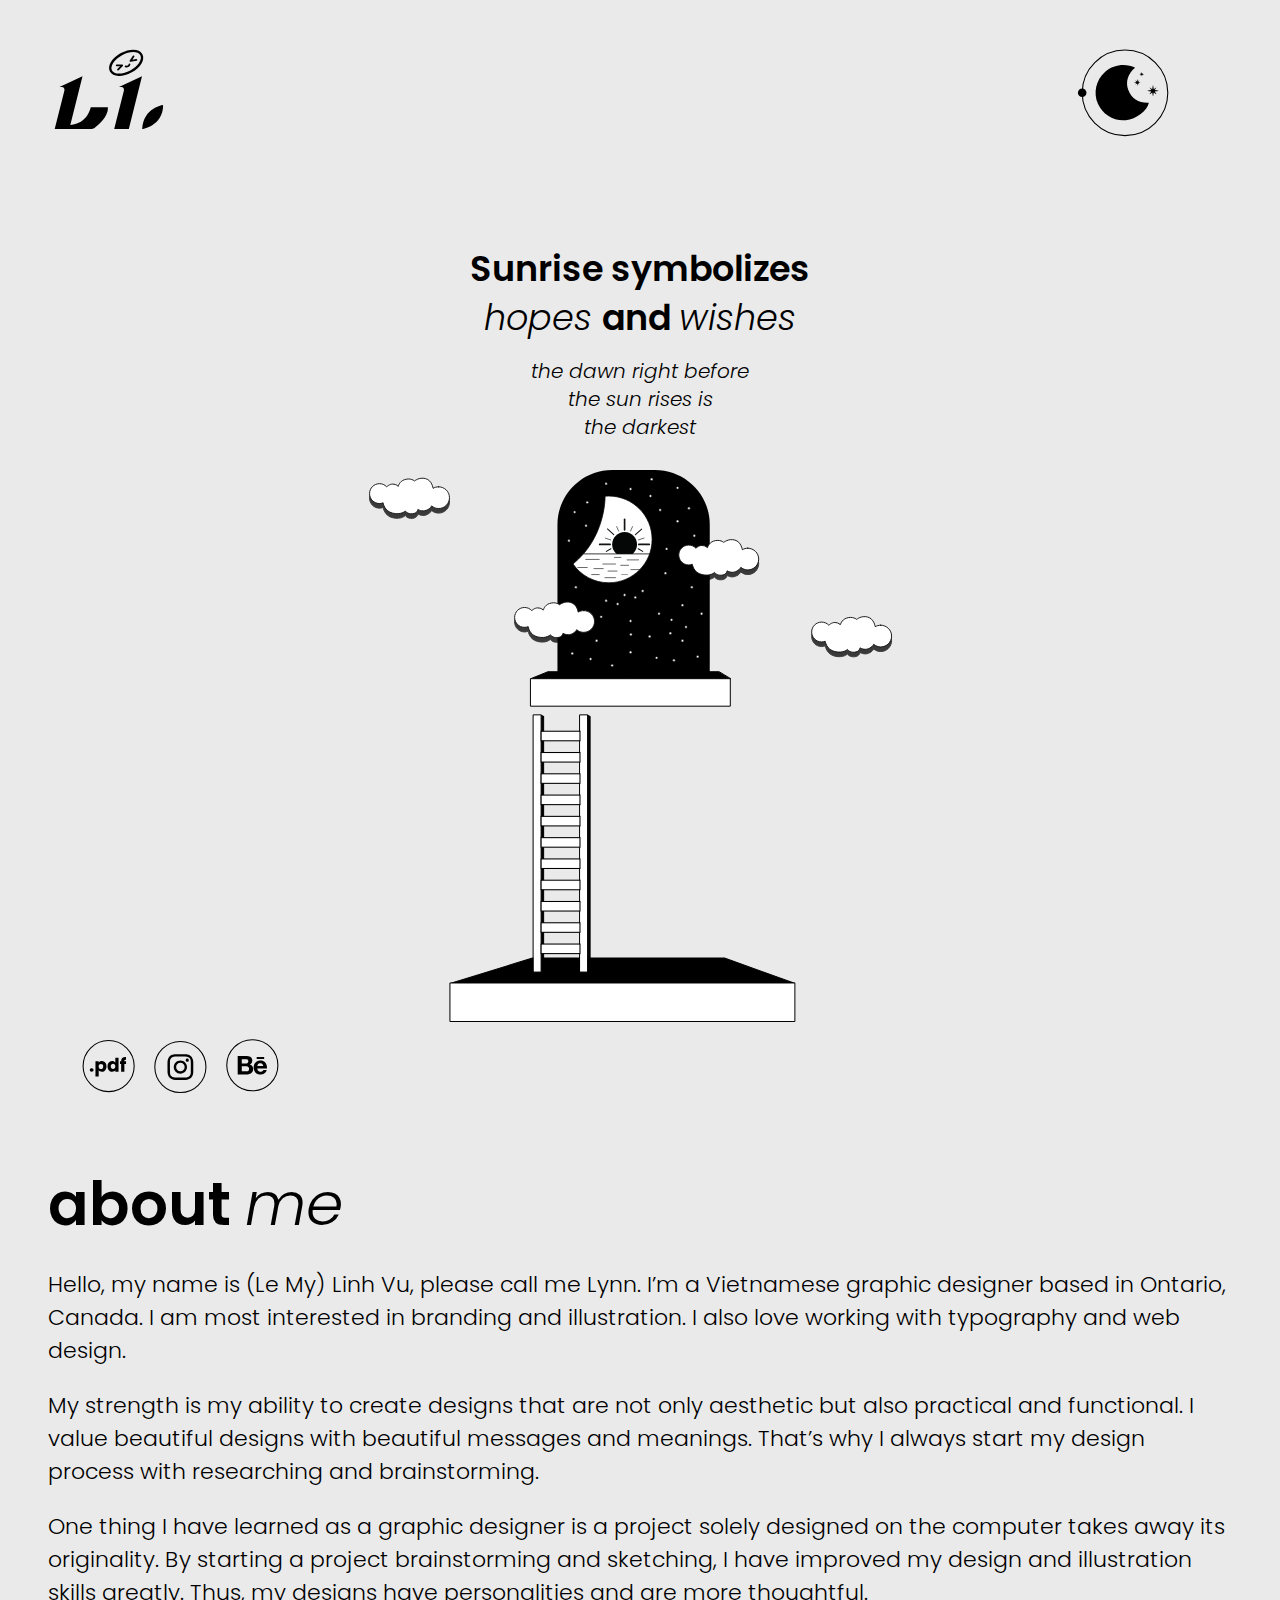
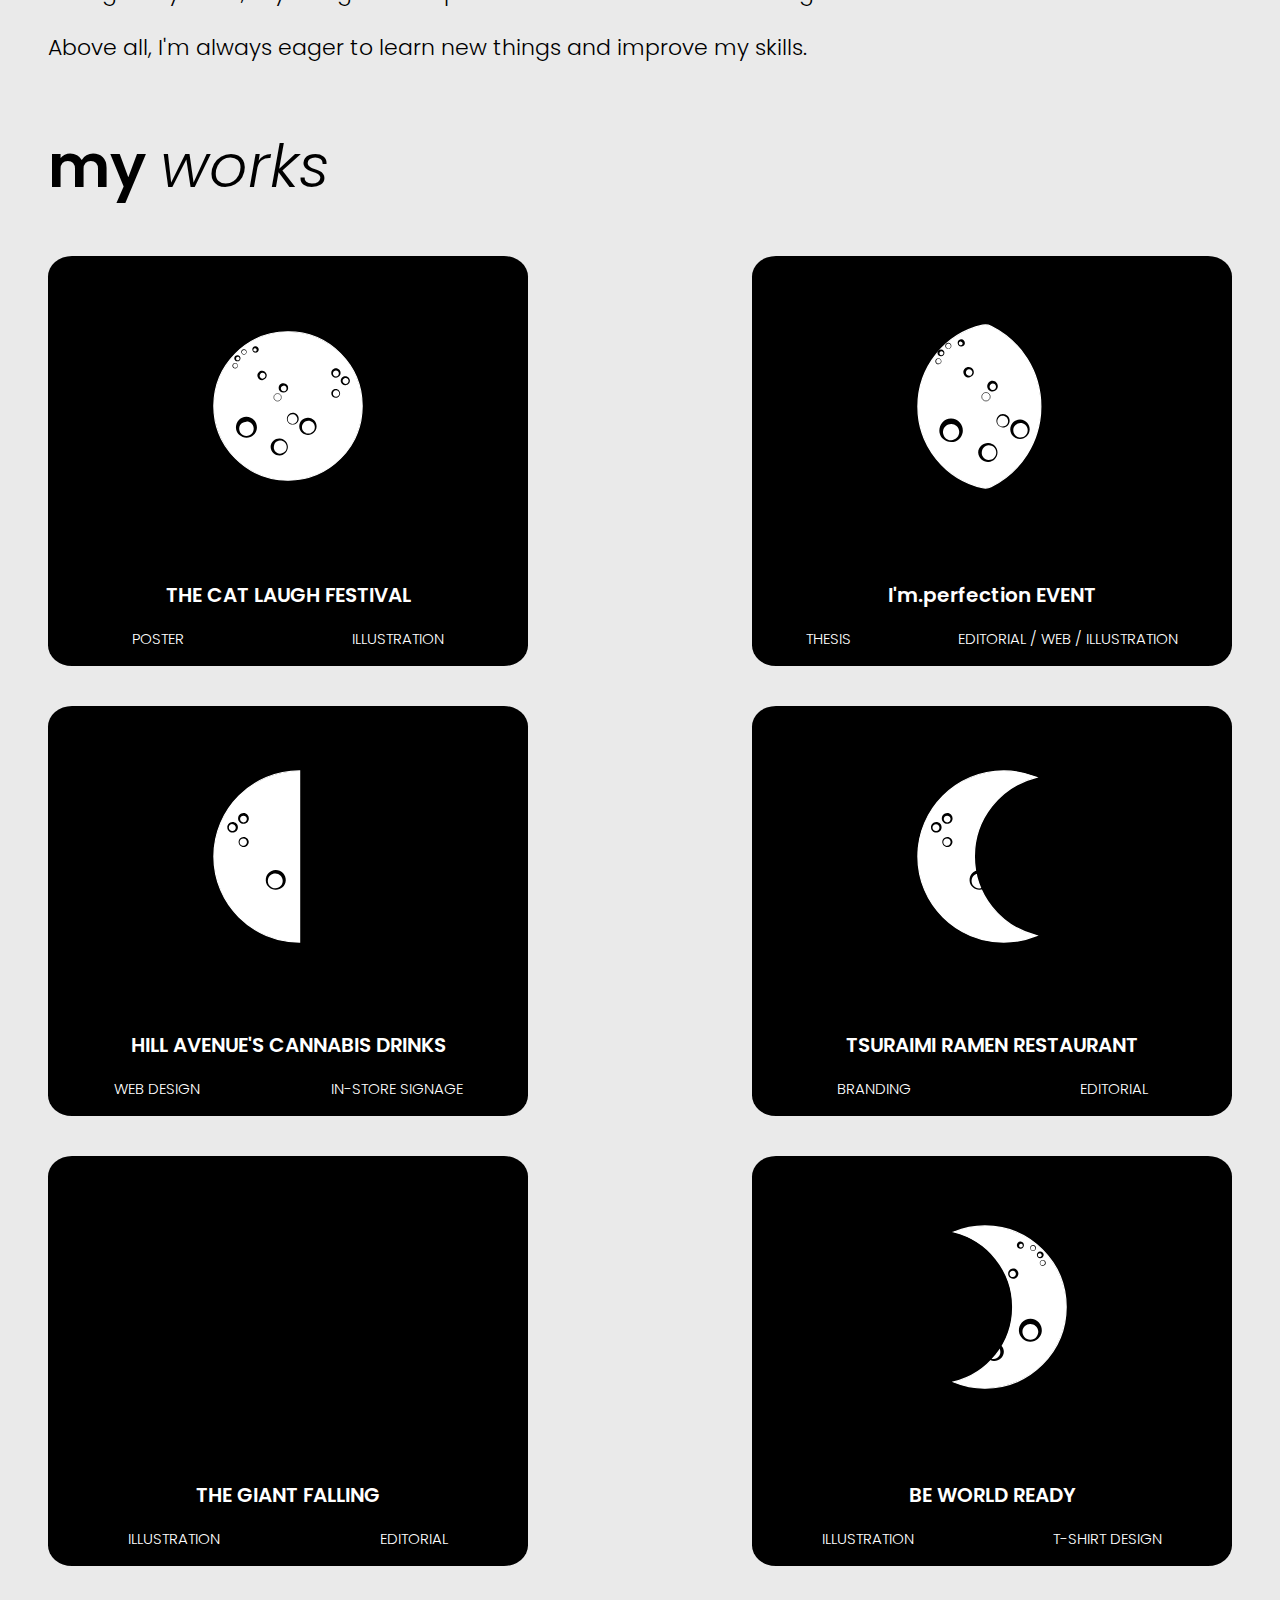
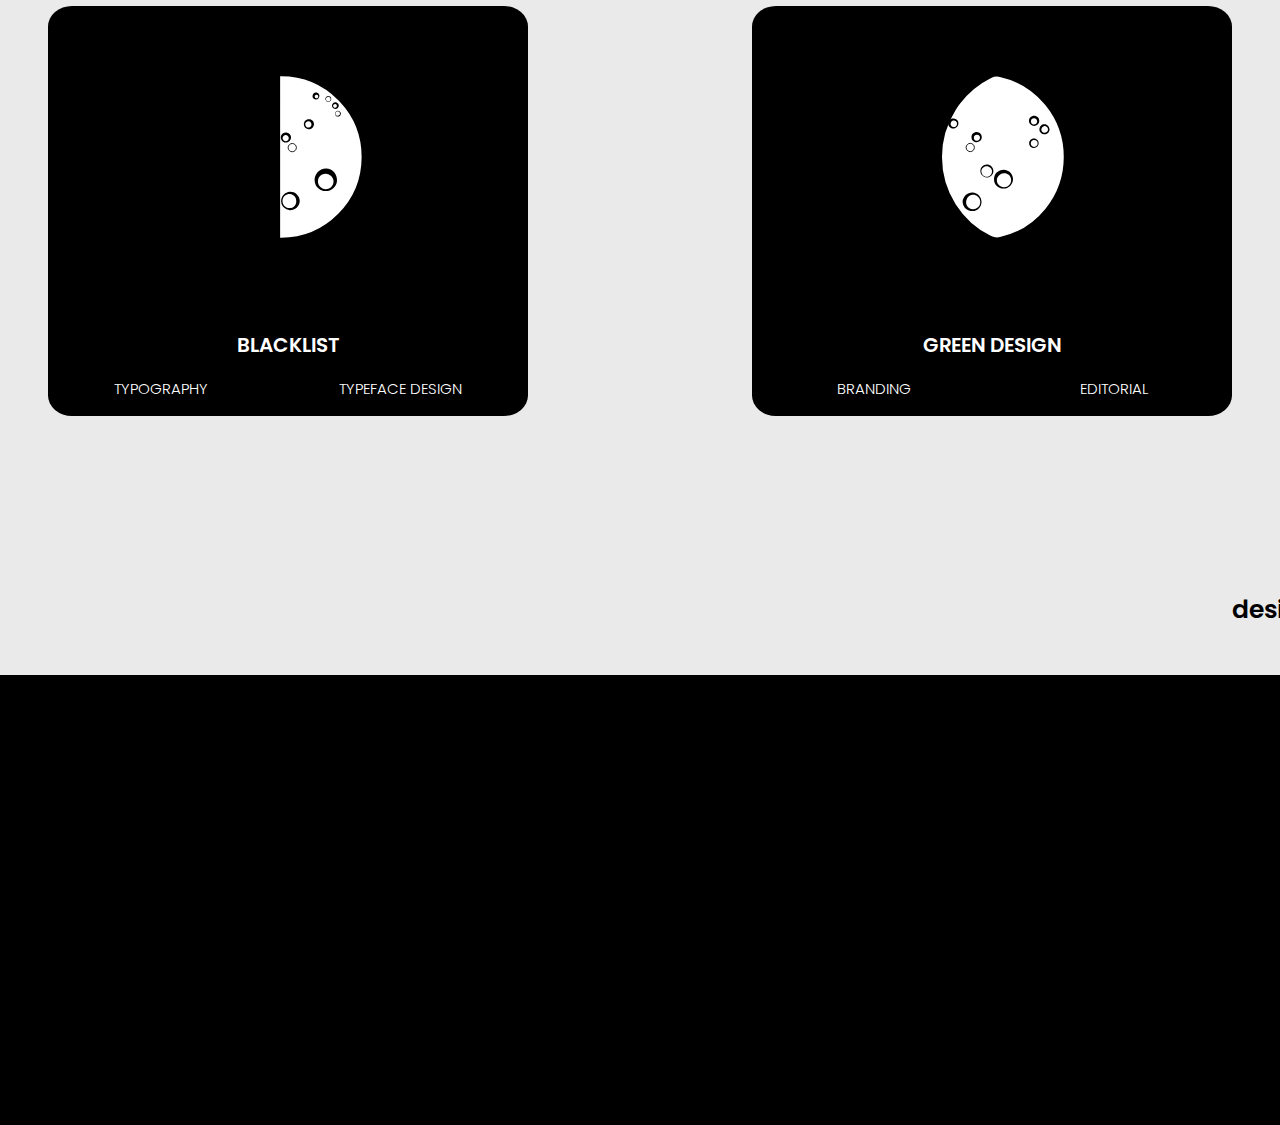
<file: index-2.html>
<!DOCTYPE html>
<head>
	<title>Linh Vu | Home</title>
	<link rel="stylesheet" href="style.css">
	<meta name="viewport" content="width=device-width">
	<link rel="preconnect" href="https://fonts.gstatic.com">
	<link href="https://fonts.googleapis.com/css2?family=Poppins:ital,wght@0,300;0,400;0,500;0,600;0,700;0,800;0,900;1,300;1,400&display=swap" rel="stylesheet">

	<link rel="apple-touch-icon" sizes="180x180" href="http://vulemylinh.com/apple-touch-icon.png">
	<link rel="icon" type="image/png" sizes="32x32" href="http://vulemylinh.com/favicon-32x32.png">
	<link rel="icon" type="image/png" sizes="16x16" href="http://vulemylinh.com/favicon-16x16.png">
	<link rel="manifest" href="/site.webmanifest">
	<meta name="msapplication-TileColor" content="#da532c">
	<meta name="theme-color" content="#ffffff">
</head>

<body>

	<!-- HEADER -->
		<header>
			<div class="container-header">
				<div class="grid-header">

					<div class="logo">
						<a href="index.html">
							<svg viewbox="0,0 10,10" width="120px" height="120px">
								<?xml version="1.0" encoding="utf-8"?>
<!-- Generator: Adobe Illustrator 24.0.0, SVG Export Plug-In . SVG Version: 6.00 Build 0)  -->
<svg version="1.1" id="Layer_1" xmlns="http://www.w3.org/2000/svg" xmlns:xlink="http://www.w3.org/1999/xlink" x="0px" y="0px"
	 viewBox="0 0 204.72 159.71" style="enable-background:new 0 0 204.72 159.71;" xml:space="preserve">
<g id="smile">
	<g>
		<path d="M121.47,52.4c-0.29,0-0.59,0-0.88-0.01c-7.15-0.2-12.45-2.86-14.92-7.48c-4.99-9.31,3.27-23.12,18.8-31.44
			c15.53-8.32,31.6-7.54,36.59,1.78c4.99,9.31-3.27,23.12-18.8,31.44C135.34,50.38,128,52.4,121.47,52.4z M145.31,11.77
			c-5.66,0-12.45,1.74-18.95,5.22c-13.1,7.02-20.96,18.93-17.16,26.02l0,0c1.77,3.31,5.86,5.21,11.51,5.37
			c6.04,0.16,13.04-1.69,19.66-5.24c13.1-7.02,20.96-18.93,17.16-26.02C155.62,13.56,151.05,11.77,145.31,11.77z"/>
	</g>
	<g>
		<path d="M133.95,37.96c-0.68,0-1.38-0.1-2.06-0.32c-0.79-0.25-1.22-1.1-0.97-1.89c0.25-0.79,1.1-1.23,1.88-0.97
			c1.99,0.63,4.12-0.47,4.75-2.45l0.05-0.16c0.25-0.79,1.09-1.23,1.88-0.98c0.79,0.25,1.23,1.09,0.98,1.88l-0.05,0.16
			C139.49,36.12,136.82,37.96,133.95,37.96z"/>
	</g>
	<g>
		<g>
			<path d="M140.68,28.35c-0.5,0-0.98-0.25-1.26-0.68c-0.33-0.51-0.32-1.17,0.02-1.67l5.33-7.79c0.47-0.68,1.41-0.86,2.08-0.39
				c0.68,0.47,0.86,1.4,0.39,2.08l-3.29,4.8l6.55-1.22c0.81-0.15,1.6,0.38,1.75,1.2c0.15,0.81-0.38,1.6-1.2,1.75l-10.11,1.89
				C140.86,28.35,140.77,28.35,140.68,28.35z"/>
		</g>
		<g>
			<path d="M119.45,43.25c-0.38,0-0.75-0.14-1.05-0.43c-0.59-0.58-0.61-1.53-0.03-2.12l4.65-4.77l-5.82,0.08c-0.01,0-0.01,0-0.02,0
				c-0.82,0-1.49-0.66-1.5-1.48c-0.01-0.83,0.65-1.51,1.48-1.52l9.44-0.13c0.01,0,0.01,0,0.02,0c0.6,0,1.14,0.36,1.38,0.91
				c0.24,0.56,0.12,1.2-0.3,1.64l-7.18,7.37C120.23,43.1,119.84,43.25,119.45,43.25z"/>
		</g>
	</g>
</g>
<g id="wordmark">
	<path d="M102.3,106.05H72.9c0,0-4.94,28.01-34.85,30.28l20.82-83.5L19.56,71.42c0,0,4.13,0,4.15,0c2.98,0.04,5.05,3.04,4.31,5.93
		l-16.59,65.66h24.5h0.45H73.6c2.08,0,4.1-0.65,5.78-1.88C86.1,136.2,103.01,122.13,102.3,106.05z"/>
	<path d="M121.07,71.42h4.08c0.02,0,0.05,0,0.07,0c2.98,0.04,5.05,3.04,4.31,5.93l-16.59,65.66h24.94l22.49-90.19L121.07,71.42z"/>
	<path d="M196.44,101.87c0,0-33.54,3.93-35.71,41.15C160.72,143.02,196.13,138.06,196.44,101.87z"/>
</g>
</svg>

						</a>
					</div>

				<div class="moon-animation">

				    <svg viewbox="0,0 10,10" width="107px" height="107px">

				  <!-- the path to be animated along -->
				  <path
				    class="track"
				    fill="none"
				    stroke-width="0.1"
				    d="M 5 5 m -4, 0 a 4,4 0 1,0 8,0 a 4,4 0 1,0 -8,0"
				  />

					<?xml version="1.0" encoding="utf-8"?>
				  <!-- Generator: Adobe Illustrator 24.0.0, SVG Export Plug-In . SVG Version: 6.00 Build 0)  -->
				  <svg version="1.1" id="Layer_1" xmlns="http://www.w3.org/2000/svg" xmlns:xlink="http://www.w3.org/1999/xlink" x="0px" y="0px"
				  	 viewBox="-110 0 505 274" style="enable-background:new 0 0 305 274;" xml:space="preserve">
				  <style type="text/css">
				  	.st0{fill:#000000;}
				  </style>
				  <g>
				  	<g>
				  		<path class="st01" d="M190.29,18.86c-36.17,27.66-44.98,69.97-33,102.61c16.61,45.26,50.71,64.55,97.94,62.65
				  			c-7.82,38.25-59.11,76.95-109.13,82.32c-54.37,5.84-109.11-26.5-131.35-77.58C-8.02,136.58,5.42,75.98,48.1,38.38
				  			C92.1-0.38,151.39-1.21,190.29,18.86z"/>
				  		<path class="st01 rotate" d="M270.99,119.9c1.13-6.64,2.09-12.35,3.06-18.05c0.33-0.05,0.65-0.09,0.98-0.14
				  			c1.02,5.81,2.05,11.62,3.21,18.18c4.25-2.98,7.93-5.56,11.61-8.14c0.22,0.23,0.44,0.46,0.66,0.7c-2.53,3.59-5.06,7.18-8.13,11.55
				  			c6.45,1.14,12.35,2.19,18.24,3.23c0.04,0.27,0.08,0.54,0.13,0.81c-5.88,1.06-11.76,2.11-18.28,3.29
				  			c2.89,4.19,5.47,7.94,8.05,11.68c-0.19,0.22-0.37,0.44-0.56,0.65c-3.69-2.59-7.37-5.17-11.69-8.2c-1.14,6.42-2.18,12.3-3.22,18.18
				  			c-0.3,0.01-0.6,0.01-0.9,0.02c-1-5.77-2-11.54-3.14-18.1c-4.2,2.86-8.02,5.46-11.84,8.05c-0.2-0.19-0.39-0.39-0.59-0.58
				  			c2.62-3.71,5.23-7.42,8.26-11.7c-6.52-1.16-12.4-2.21-18.29-3.25c0.02-0.29,0.03-0.58,0.05-0.87c5.77-0.99,11.53-1.99,18.15-3.13
				  			c-2.9-4.21-5.45-7.92-8-11.63c0.18-0.24,0.36-0.47,0.54-0.71C262.94,114.3,266.63,116.87,270.99,119.9z"/>
				  		<path class="st01 rotate" d="M183.84,88.28c4.62-0.92,7.99-1.59,11.84-2.36c-1.68-2.51-3.04-4.54-5.13-7.67c3.16,1.99,5.28,3.33,7.82,4.92
				  			c0.72-3.6,1.35-6.75,1.99-9.89c0.23,0.01,0.46,0.02,0.69,0.02c0.6,3.11,1.19,6.22,1.9,9.89c2.51-1.6,4.65-2.96,7.95-5.06
				  			c-2.13,3.14-3.47,5.12-5.29,7.79c3.8,0.74,7.1,1.38,10.4,2.02c0.02,0.2,0.04,0.39,0.05,0.59c-3.24,0.63-6.48,1.27-10.29,2.01
				  			c1.54,2.43,2.81,4.43,4.86,7.68c-3.13-2.03-5.11-3.3-7.68-4.97c-0.69,3.69-1.29,6.87-1.89,10.04c-0.22,0.05-0.44,0.1-0.65,0.15
				  			c-0.62-3.13-1.25-6.26-2.03-10.19c-2.46,1.63-4.56,3.01-7.73,5.1c1.98-3.15,3.31-5.26,4.94-7.84
				  			C191.77,89.8,188.43,89.16,183.84,88.28z"/>
				  		<path class="st01 rotate" d="M209.97,49.03c3.13-0.62,5.42-1.08,8.03-1.6c-1.14-1.7-2.06-3.08-3.48-5.2c2.14,1.35,3.58,2.25,5.3,3.34
				  			c0.49-2.44,0.92-4.57,1.35-6.71c0.16,0.01,0.31,0.01,0.47,0.02c0.41,2.11,0.81,4.22,1.29,6.71c1.7-1.08,3.15-2,5.39-3.43
				  			c-1.44,2.13-2.35,3.47-3.59,5.28c2.57,0.5,4.81,0.93,7.05,1.37c0.01,0.13,0.02,0.27,0.04,0.4c-2.2,0.43-4.39,0.86-6.98,1.37
				  			c1.04,1.64,1.9,3,3.3,5.21c-2.12-1.37-3.46-2.24-5.21-3.37c-0.47,2.5-0.88,4.66-1.28,6.81c-0.15,0.03-0.3,0.07-0.44,0.1
				  			c-0.42-2.12-0.85-4.24-1.38-6.91c-1.67,1.1-3.09,2.04-5.24,3.46c1.35-2.14,2.25-3.57,3.35-5.31
				  			C215.35,50.06,213.09,49.63,209.97,49.03z"/>
				  	</g>
				  </g>
				  </svg>


				  <!-- the mover -->
				  <circle class="marker" r="0.4" fill="black"></circle>

				    </svg>

				</div>
				</div>
	</div>
	</header>

	<main>

		<!-- HOME BANNER -->
		<section class="homebanner">
		<div class="container-banner">
			<div class="home-banner">

				<div class="banner-quotes">
					<p class="sunrise-quotes">Sunrise symbolizes <br> <span class="italic-hope"> hopes <span class="samestyle-and"> and <span class="italic-wishes">wishes</p>
					<p class="dawn-quotes">the dawn right before <br> the sun rises is <br> the darkest</p>
				</div>

				<div class="illustration">
<!-- Generator: Adobe Illustrator 24.0.0, SVG Export Plug-In . SVG Version: 6.00 Build 0)  -->
<svg class="moon-sunrise" version="1.1" id="home-banner" xmlns="http://www.w3.org/2000/svg" xmlns:xlink="http://www.w3.org/1999/xlink" x="0px"
	 y="0px" viewBox="-630 0 2512.04 1208.13" style="enable-background:new 0 0 1212.04 1208.13;" xml:space="preserve">
<style type="text/css">
	.st0{fill:#FFFFFF;stroke:#000000;stroke-width:2.1118;stroke-linecap:round;stroke-linejoin:round;stroke-miterlimit:10;}
	.st1{fill:#FFFFFF;stroke:#000000;stroke-width:2.2431;stroke-miterlimit:10;}
	.st2{stroke:#000000;stroke-width:2.1118;stroke-linecap:round;stroke-linejoin:round;stroke-miterlimit:10;}
	.st3{fill:#FFFFFF;stroke:#050606;stroke-width:1.6807;stroke-miterlimit:10;}
	.st4{fill:#050606;}
	.st5{fill:none;stroke:#121313;stroke-width:1.7799;stroke-miterlimit:10;}
	.st6{fill:none;stroke:#121313;stroke-width:3.5599;stroke-linecap:round;stroke-linejoin:round;stroke-miterlimit:10;}
	.st7{fill:none;stroke:#121313;stroke-width:1.335;stroke-linecap:round;stroke-linejoin:round;stroke-miterlimit:10;}
	.st8{fill:none;stroke:#121313;stroke-width:2.2249;stroke-linecap:round;stroke-linejoin:round;stroke-miterlimit:10;}
	.st9{fill:none;stroke:#121313;stroke-width:0.89;stroke-linecap:round;stroke-linejoin:round;stroke-miterlimit:10;}
	.st10{fill:#FFFFFF;stroke:#111212;stroke-width:1.0559;stroke-miterlimit:10;}
	.st11{opacity:0.75;}
	.st12{fill:none;stroke:#000000;stroke-width:2.027;stroke-linecap:round;stroke-linejoin:round;stroke-miterlimit:10;}
	.st13{fill:#FFFFFF;}
	.st14{fill:none;stroke:#121313;stroke-width:2.027;stroke-linecap:round;stroke-linejoin:round;stroke-miterlimit:10;}
	.st15{display:none;}
	.st16{display:inline;}
	.st17{display:inline;fill:none;stroke:#000000;stroke-width:2;stroke-miterlimit:10;}
</style>
<g id="background">
	<g>
		<rect x="223.6" y="1107.51" class="st0" width="731.05" height="81.71"/>
		<g>
			<polygon points="229.68,1106.45 397.78,1054.5 805.49,1054.5 949.67,1106.45 			"/>
			<path d="M805.31,1055.56l138.31,49.83H589.2H236.68l161.26-49.83H589.2H805.31 M805.68,1053.45H589.2H397.62l-174.95,54.06H589.2
				h366.53L805.68,1053.45L805.68,1053.45z"/>
		</g>
	</g>
	<g>
		<g>
			<polygon points="417.25,1083.26 417.25,539.57 421.58,542.36 421.58,1083.26 			"/>
			<path d="M418.3,541.51l2.23,1.43v539.27h-2.23V541.51 M416.19,537.64v546.68h6.45V541.79L416.19,537.64L416.19,537.64z"/>
		</g>
		<g>
			<polygon points="515.85,1083.26 515.85,539.57 520.18,542.36 520.18,1083.26 			"/>
			<path d="M516.9,541.51l2.23,1.43v539.27h-2.23V541.51 M514.79,537.64v546.68h6.45V541.79L514.79,537.64L514.79,537.64z"/>
		</g>
		<rect x="400.06" y="538.64" class="st0" width="16.13" height="545.68"/>
		<rect x="498.66" y="538.64" class="st0" width="16.13" height="545.68"/>
		<rect x="416.19" y="573.35" class="st1" width="82.47" height="20.27"/>
		<rect x="416.19" y="618.5" class="st1" width="82.47" height="20.27"/>
		<rect x="416.19" y="663.65" class="st1" width="82.47" height="20.27"/>
		<rect x="416.19" y="708.81" class="st1" width="82.47" height="20.27"/>
		<rect x="416.19" y="753.96" class="st1" width="82.47" height="20.27"/>
		<rect x="416.19" y="799.11" class="st1" width="82.47" height="20.27"/>
		<rect x="416.19" y="844.27" class="st1" width="82.47" height="20.27"/>
		<rect x="416.19" y="889.42" class="st1" width="82.47" height="20.27"/>
		<rect x="416.19" y="934.57" class="st1" width="82.47" height="20.27"/>
		<rect x="416.19" y="979.73" class="st1" width="82.47" height="20.27"/>
		<rect x="416.19" y="1024.88" class="st1" width="82.47" height="20.27"/>
	</g>
	<g>
		<polygon class="st2" points="793.31,447.1 606.02,447.1 430.63,447.1 394.38,461.85 606.02,461.85 817.66,461.85 		"/>
		<rect x="394.38" y="461.85" class="st0" width="423.27" height="58.36"/>
	</g>
	<path d="M657.93,18.91h-90.92c-64.13,0-116.11,51.98-116.11,116.11v312.69h323.14V135.02C774.04,70.9,722.05,18.91,657.93,18.91z"
		/>
	<g>
		<g>
			<path class="st3" d="M559.7,74.31c-2.62,0-5.2,0.14-7.76,0.35c0.07,5.93-0.22,88.81-68.07,143.83
				c16.6,24.09,44.36,39.89,75.83,39.89c50.83,0,92.04-41.21,92.04-92.04C651.74,115.52,610.53,74.31,559.7,74.31z"/>
		</g>
		<g>
			<path class="st4" d="M619.76,176.96c0-14.58-11.82-26.41-26.41-26.41c-14.58,0-26.41,11.82-26.41,26.41
				c0,8.07,3.63,15.28,9.33,20.12h34.15C616.13,192.24,619.76,185.03,619.76,176.96z"/>
		</g>
		<line class="st5" x1="505.98" y1="197.09" x2="646.47" y2="197.09"/>
		<line class="st6" x1="593.35" y1="123.89" x2="593.35" y2="146.03"/>
		<line class="st7" x1="610.14" y1="139.26" x2="605.94" y2="148.7"/>
		<line class="st8" x1="629.51" y1="144.41" x2="616.35" y2="156.26"/>
		<line class="st7" x1="634.63" y1="163.55" x2="622.78" y2="167.4"/>
		<line class="st8" x1="631.81" y1="191.77" x2="622.23" y2="186.24"/>
		<line class="st8" x1="554.65" y1="191.77" x2="564.23" y2="186.24"/>
		<line class="st6" x1="540.51" y1="176.96" x2="562.64" y2="176.96"/>
		<line class="st6" x1="623.56" y1="176.96" x2="645.69" y2="176.96"/>
		<line class="st7" x1="552.55" y1="163.71" x2="563.93" y2="167.4"/>
		<line class="st8" x1="556.99" y1="144.22" x2="570.36" y2="156.26"/>
		<line class="st7" x1="576.57" y1="139.26" x2="580.77" y2="148.7"/>
		<line class="st7" x1="511.15" y1="208.87" x2="539.5" y2="208.87"/>
		<line class="st7" x1="494.07" y1="225.96" x2="514.07" y2="225.96"/>
		<line class="st7" x1="571.93" y1="204.6" x2="585.52" y2="204.6"/>
		<line class="st7" x1="598.73" y1="209.84" x2="622.93" y2="209.84"/>
		<line class="st7" x1="547.08" y1="218.58" x2="574.07" y2="218.58"/>
		<line class="st7" x1="528.24" y1="228.29" x2="548.05" y2="228.29"/>
		<line class="st7" x1="523.39" y1="240.91" x2="539.5" y2="240.91"/>
		<line class="st7" x1="551.58" y1="247.51" x2="574.07" y2="247.51"/>
		<line class="st7" x1="558.24" y1="233.53" x2="577.37" y2="233.53"/>
		<line class="st9" x1="587.08" y1="240.91" x2="599.89" y2="240.91"/>
		<line class="st7" x1="606.69" y1="230.43" x2="625.36" y2="230.43"/>
		<line class="st7" x1="585.19" y1="221.3" x2="601.77" y2="221.3"/>
	</g>
	<circle class="st10" cx="566.95" cy="433.63" r="2.55"/>
	<g>
		<circle class="st10" cx="606.02" cy="59.55" r="2.55"/>
		<circle class="st10" cx="554.13" cy="48.4" r="2.55"/>
		<circle class="st10" cx="514.07" cy="87.72" r="2.55"/>
		<circle class="st10" cx="487.41" cy="108.4" r="2.55"/>
		<circle class="st10" cx="511.51" cy="137.51" r="2.55"/>
		<circle class="st10" cx="543.61" cy="330.7" r="2.55"/>
		<circle class="st10" cx="475.27" cy="169.34" r="2.55"/>
		<circle class="st10" cx="648.25" cy="74.31" r="2.55"/>
		<circle class="st10" cx="705.7" cy="57" r="2.55"/>
		<circle class="st10" cx="650.8" cy="38.88" r="2.55"/>
		<circle class="st10" cx="705.7" cy="127.96" r="2.55"/>
		<circle class="st10" cx="682.55" cy="186.45" r="2.55"/>
		<circle class="st10" cx="729.89" cy="100.22" r="2.55"/>
		<circle class="st10" cx="741.17" cy="158.67" r="2.55"/>
		<circle class="st10" cx="716.13" cy="305.86" r="2.55"/>
		<circle class="st10" cx="692.95" cy="336.98" r="2.55"/>
		<circle class="st10" cx="736.06" cy="267.62" r="2.55"/>
		<circle class="st10" cx="716.13" cy="381.21" r="2.55"/>
		<circle class="st10" cx="698.05" cy="422.72" r="2.55"/>
		<circle class="st10" cx="690.39" cy="365.41" r="2.55"/>
		<circle class="st10" cx="723.66" cy="352.13" r="2.55"/>
		<circle class="st10" cx="756.74" cy="324.08" r="2.55"/>
		<circle class="st10" cx="748.39" cy="415.06" r="2.55"/>
		<circle class="st10" cx="661.27" cy="417.61" r="2.55"/>
		<circle class="st10" cx="679.99" cy="237.92" r="2.55"/>
		<circle class="st10" cx="631.82" cy="275.7" r="2.55"/>
		<circle class="st10" cx="666.38" cy="324.08" r="2.55"/>
		<circle class="st10" cx="606.69" cy="367.97" r="2.55"/>
		<circle class="st10" cx="606.02" cy="339.53" r="2.55"/>
		<circle class="st10" cx="593.35" cy="284.3" r="2.55"/>
		<circle class="st10" cx="616.02" cy="289.4" r="2.55"/>
		<circle class="st10" cx="578.67" cy="303.31" r="2.55"/>
		<circle class="st10" cx="606.02" cy="405.78" r="2.55"/>
		<circle class="st10" cx="646.47" cy="372.24" r="2.55"/>
		<circle class="st10" cx="534" cy="381.21" r="2.55"/>
		<circle class="st10" cx="521.24" cy="420.17" r="2.55"/>
		<circle class="st10" cx="482.31" cy="408.33" r="2.55"/>
		<circle class="st10" cx="554.13" cy="296.61" r="2.55"/>
		<circle class="st10" cx="489.97" cy="267.62" r="2.55"/>
		<circle class="st10" cx="668.7" cy="103.89" r="2.55"/>
	</g>
</g>
<g id="cloud-1">
	<g class="st11">
		<path d="M198.74,64.43c-4.3,0-8.31,1.2-11.75,3.24c0,0-2.06-16.89-15.96-20.57c-13.56-3.6-23.3,5.02-23.3,5.02
			s-8.39-7.36-21.64-2.67c-11.09,3.92-12.89,14.1-12.89,14.1s-4.13-4.86-11.67-4.86c-7.54,0-12.86,5.83-12.86,5.83
			c-3.85-4.1-9.3-6.68-15.37-6.68c-11.65,0-21.09,9.44-21.09,21.09c0,11.65,9.44,21.09,21.09,21.09c2.73,0,5.33-0.54,7.73-1.48
			c0,0,2.26,17.77,20.5,21.91c18.24,4.13,26.5-4.62,26.5-4.62s4.53,6.76,14.88,5.95c11.11-0.87,11.87-9.35,11.87-9.35
			s8.51,5.59,17.75,1.95c9.24-3.65,11.22-9.36,11.22-9.36c4.04,3.46,9.27,5.56,15,5.56c12.74,0,23.07-10.33,23.07-23.07
			C221.81,74.76,211.48,64.43,198.74,64.43z"/>
		<path class="st12" d="M198.74,64.43c-4.3,0-8.31,1.2-11.75,3.24c0,0-2.06-16.89-15.96-20.57c-13.56-3.6-23.3,5.02-23.3,5.02
			s-8.39-7.36-21.64-2.67c-11.09,3.92-12.89,14.1-12.89,14.1s-4.13-4.86-11.67-4.86c-7.54,0-12.86,5.83-12.86,5.83
			c-3.85-4.1-9.3-6.68-15.37-6.68c-11.65,0-21.09,9.44-21.09,21.09c0,11.65,9.44,21.09,21.09,21.09c2.73,0,5.33-0.54,7.73-1.48
			c0,0,2.26,17.77,20.5,21.91c18.24,4.13,26.5-4.62,26.5-4.62s4.53,6.76,14.88,5.95c11.11-0.87,11.87-9.35,11.87-9.35
			s8.51,5.59,17.75,1.95c9.24-3.65,11.22-9.36,11.22-9.36c4.04,3.46,9.27,5.56,15,5.56c12.74,0,23.07-10.33,23.07-23.07
			C221.81,74.76,211.48,64.43,198.74,64.43z"/>
	</g>
	<g>
		<path class="st13" d="M198.74,54.7c-4.3,0-8.31,1.2-11.75,3.24c0,0-2.06-16.89-15.96-20.57c-13.56-3.6-23.3,5.02-23.3,5.02
			s-8.39-7.36-21.64-2.67c-11.09,3.92-12.89,14.1-12.89,14.1s-4.13-4.86-11.67-4.86c-7.54,0-12.86,5.83-12.86,5.83
			c-3.85-4.1-9.3-6.68-15.37-6.68c-11.65,0-21.09,9.44-21.09,21.09c0,11.65,9.44,21.09,21.09,21.09c2.73,0,5.33-0.54,7.73-1.48
			c0,0,2.26,17.77,20.5,21.91c18.24,4.13,26.5-4.62,26.5-4.62s4.53,6.76,14.88,5.95c11.11-0.87,11.87-9.35,11.87-9.35
			s8.51,5.59,17.75,1.95c9.24-3.65,11.22-9.36,11.22-9.36c4.04,3.46,9.27,5.56,15,5.56c12.74,0,23.07-10.33,23.07-23.07
			C221.81,65.03,211.48,54.7,198.74,54.7z"/>
		<path class="st14" d="M198.74,54.7c-4.3,0-8.31,1.2-11.75,3.24c0,0-2.06-16.89-15.96-20.57c-13.56-3.6-23.3,5.02-23.3,5.02
			s-8.39-7.36-21.64-2.67c-11.09,3.92-12.89,14.1-12.89,14.1s-4.13-4.86-11.67-4.86c-7.54,0-12.86,5.83-12.86,5.83
			c-3.85-4.1-9.3-6.68-15.37-6.68c-11.65,0-21.09,9.44-21.09,21.09c0,11.65,9.44,21.09,21.09,21.09c2.73,0,5.33-0.54,7.73-1.48
			c0,0,2.26,17.77,20.5,21.91c18.24,4.13,26.5-4.62,26.5-4.62s4.53,6.76,14.88,5.95c11.11-0.87,11.87-9.35,11.87-9.35
			s8.51,5.59,17.75,1.95c9.24-3.65,11.22-9.36,11.22-9.36c4.04,3.46,9.27,5.56,15,5.56c12.74,0,23.07-10.33,23.07-23.07
			C221.81,65.03,211.48,54.7,198.74,54.7z"/>
	</g>
</g>
<g id="cloud-2">
	<g class="st11">
		<path d="M506.54,327.1c-4.3,0-8.31,1.2-11.75,3.24c0,0-2.06-16.89-15.96-20.57c-13.56-3.6-23.3,5.02-23.3,5.02
			s-8.39-7.36-21.64-2.67c-11.09,3.92-12.89,14.1-12.89,14.1s-4.13-4.86-11.67-4.86c-7.54,0-12.86,5.83-12.86,5.83
			c-3.85-4.1-9.3-6.68-15.37-6.68c-11.65,0-21.09,9.44-21.09,21.09c0,11.65,9.44,21.09,21.09,21.09c2.73,0,5.33-0.54,7.73-1.48
			c0,0,2.26,17.77,20.5,21.91c18.24,4.13,26.5-4.62,26.5-4.62s4.53,6.76,14.88,5.95c11.11-0.87,11.87-9.35,11.87-9.35
			s8.51,5.59,17.75,1.95c9.24-3.65,11.22-9.36,11.22-9.36c4.04,3.46,9.27,5.56,15,5.56c12.74,0,23.07-10.33,23.07-23.07
			C529.61,337.43,519.28,327.1,506.54,327.1z"/>
		<path class="st12" d="M506.54,327.1c-4.3,0-8.31,1.2-11.75,3.24c0,0-2.06-16.89-15.96-20.57c-13.56-3.6-23.3,5.02-23.3,5.02
			s-8.39-7.36-21.64-2.67c-11.09,3.92-12.89,14.1-12.89,14.1s-4.13-4.86-11.67-4.86c-7.54,0-12.86,5.83-12.86,5.83
			c-3.85-4.1-9.3-6.68-15.37-6.68c-11.65,0-21.09,9.44-21.09,21.09c0,11.65,9.44,21.09,21.09,21.09c2.73,0,5.33-0.54,7.73-1.48
			c0,0,2.26,17.77,20.5,21.91c18.24,4.13,26.5-4.62,26.5-4.62s4.53,6.76,14.88,5.95c11.11-0.87,11.87-9.35,11.87-9.35
			s8.51,5.59,17.75,1.95c9.24-3.65,11.22-9.36,11.22-9.36c4.04,3.46,9.27,5.56,15,5.56c12.74,0,23.07-10.33,23.07-23.07
			C529.61,337.43,519.28,327.1,506.54,327.1z"/>
	</g>
	<g>
		<path class="st13" d="M506.54,317.37c-4.3,0-8.31,1.2-11.75,3.24c0,0-2.06-16.89-15.96-20.57c-13.56-3.6-23.3,5.02-23.3,5.02
			s-8.39-7.36-21.64-2.67c-11.09,3.92-12.89,14.1-12.89,14.1s-4.13-4.86-11.67-4.86c-7.54,0-12.86,5.83-12.86,5.83
			c-3.85-4.1-9.3-6.68-15.37-6.68c-11.65,0-21.09,9.44-21.09,21.09c0,11.65,9.44,21.09,21.09,21.09c2.73,0,5.33-0.54,7.73-1.48
			c0,0,2.26,17.77,20.5,21.91c18.24,4.13,26.5-4.62,26.5-4.62s4.53,6.76,14.88,5.95c11.11-0.87,11.87-9.35,11.87-9.35
			s8.51,5.59,17.75,1.95c9.24-3.65,11.22-9.36,11.22-9.36c4.04,3.46,9.27,5.56,15,5.56c12.74,0,23.07-10.33,23.07-23.07
			C529.61,327.7,519.28,317.37,506.54,317.37z"/>
		<path class="st14" d="M506.54,317.37c-4.3,0-8.31,1.2-11.75,3.24c0,0-2.06-16.89-15.96-20.57c-13.56-3.6-23.3,5.02-23.3,5.02
			s-8.39-7.36-21.64-2.67c-11.09,3.92-12.89,14.1-12.89,14.1s-4.13-4.86-11.67-4.86c-7.54,0-12.86,5.83-12.86,5.83
			c-3.85-4.1-9.3-6.68-15.37-6.68c-11.65,0-21.09,9.44-21.09,21.09c0,11.65,9.44,21.09,21.09,21.09c2.73,0,5.33-0.54,7.73-1.48
			c0,0,2.26,17.77,20.5,21.91c18.24,4.13,26.5-4.62,26.5-4.62s4.53,6.76,14.88,5.95c11.11-0.87,11.87-9.35,11.87-9.35
			s8.51,5.59,17.75,1.95c9.24-3.65,11.22-9.36,11.22-9.36c4.04,3.46,9.27,5.56,15,5.56c12.74,0,23.07-10.33,23.07-23.07
			C529.61,327.7,519.28,317.37,506.54,317.37z"/>
	</g>
</g>
<g id="cloud-3">
	<g class="st11">
		<path d="M854.79,194.72c-4.3,0-8.31,1.2-11.75,3.24c0,0-2.06-16.89-15.96-20.57c-13.56-3.6-23.3,5.02-23.3,5.02
			s-8.39-7.36-21.64-2.67c-11.09,3.92-12.89,14.1-12.89,14.1s-4.13-4.86-11.67-4.86c-7.54,0-12.86,5.83-12.86,5.83
			c-3.85-4.1-9.3-6.68-15.37-6.68c-11.65,0-21.09,9.44-21.09,21.09c0,11.65,9.44,21.09,21.09,21.09c2.73,0,5.33-0.54,7.73-1.48
			c0,0,2.26,17.77,20.5,21.91c18.24,4.13,26.5-4.62,26.5-4.62s4.53,6.76,14.88,5.95c11.11-0.87,11.87-9.35,11.87-9.35
			s8.51,5.59,17.75,1.95c9.24-3.65,11.22-9.36,11.22-9.36c4.04,3.46,9.27,5.56,15,5.56c12.74,0,23.07-10.33,23.07-23.07
			C877.86,205.05,867.53,194.72,854.79,194.72z"/>
		<path class="st12" d="M854.79,194.72c-4.3,0-8.31,1.2-11.75,3.24c0,0-2.06-16.89-15.96-20.57c-13.56-3.6-23.3,5.02-23.3,5.02
			s-8.39-7.36-21.64-2.67c-11.09,3.92-12.89,14.1-12.89,14.1s-4.13-4.86-11.67-4.86c-7.54,0-12.86,5.83-12.86,5.83
			c-3.85-4.1-9.3-6.68-15.37-6.68c-11.65,0-21.09,9.44-21.09,21.09c0,11.65,9.44,21.09,21.09,21.09c2.73,0,5.33-0.54,7.73-1.48
			c0,0,2.26,17.77,20.5,21.91c18.24,4.13,26.5-4.62,26.5-4.62s4.53,6.76,14.88,5.95c11.11-0.87,11.87-9.35,11.87-9.35
			s8.51,5.59,17.75,1.95c9.24-3.65,11.22-9.36,11.22-9.36c4.04,3.46,9.27,5.56,15,5.56c12.74,0,23.07-10.33,23.07-23.07
			C877.86,205.05,867.53,194.72,854.79,194.72z"/>
	</g>
	<g>
		<path class="st13" d="M854.79,184.99c-4.3,0-8.31,1.2-11.75,3.24c0,0-2.06-16.89-15.96-20.57c-13.56-3.6-23.3,5.02-23.3,5.02
			s-8.39-7.36-21.64-2.67c-11.09,3.92-12.89,14.1-12.89,14.1s-4.13-4.86-11.67-4.86c-7.54,0-12.86,5.83-12.86,5.83
			c-3.85-4.1-9.3-6.68-15.37-6.68c-11.65,0-21.09,9.44-21.09,21.09c0,11.65,9.44,21.09,21.09,21.09c2.73,0,5.33-0.54,7.73-1.48
			c0,0,2.26,17.77,20.5,21.91c18.24,4.13,26.5-4.62,26.5-4.62s4.53,6.76,14.88,5.95c11.11-0.87,11.87-9.35,11.87-9.35
			s8.51,5.59,17.75,1.95c9.24-3.65,11.22-9.36,11.22-9.36c4.04,3.46,9.27,5.56,15,5.56c12.74,0,23.07-10.33,23.07-23.07
			C877.86,195.32,867.53,184.99,854.79,184.99z"/>
		<path class="st14" d="M854.79,184.99c-4.3,0-8.31,1.2-11.75,3.24c0,0-2.06-16.89-15.96-20.57c-13.56-3.6-23.3,5.02-23.3,5.02
			s-8.39-7.36-21.64-2.67c-11.09,3.92-12.89,14.1-12.89,14.1s-4.13-4.86-11.67-4.86c-7.54,0-12.86,5.83-12.86,5.83
			c-3.85-4.1-9.3-6.68-15.37-6.68c-11.65,0-21.09,9.44-21.09,21.09c0,11.65,9.44,21.09,21.09,21.09c2.73,0,5.33-0.54,7.73-1.48
			c0,0,2.26,17.77,20.5,21.91c18.24,4.13,26.5-4.62,26.5-4.62s4.53,6.76,14.88,5.95c11.11-0.87,11.87-9.35,11.87-9.35
			s8.51,5.59,17.75,1.95c9.24-3.65,11.22-9.36,11.22-9.36c4.04,3.46,9.27,5.56,15,5.56c12.74,0,23.07-10.33,23.07-23.07
			C877.86,195.32,867.53,184.99,854.79,184.99z"/>
	</g>
</g>
<g id="cloud-4">
	<g class="st11">
		<path d="M1136.77,358.09c-4.3,0-8.31,1.2-11.75,3.24c0,0-2.06-16.89-15.96-20.57c-13.56-3.6-23.3,5.02-23.3,5.02
			s-8.39-7.36-21.64-2.67c-11.09,3.92-12.89,14.1-12.89,14.1s-4.13-4.86-11.67-4.86c-7.54,0-12.86,5.83-12.86,5.83
			c-3.85-4.1-9.3-6.68-15.37-6.68c-11.65,0-21.09,9.44-21.09,21.09c0,11.65,9.44,21.09,21.09,21.09c2.73,0,5.33-0.54,7.73-1.48
			c0,0,2.26,17.77,20.5,21.91s26.5-4.62,26.5-4.62s4.53,6.76,14.88,5.95c11.11-0.87,11.87-9.35,11.87-9.35s8.51,5.59,17.75,1.95
			c9.24-3.65,11.22-9.36,11.22-9.36c4.04,3.46,9.27,5.56,15,5.56c12.74,0,23.07-10.33,23.07-23.07
			C1159.84,368.42,1149.51,358.09,1136.77,358.09z"/>
		<path class="st12" d="M1136.77,358.09c-4.3,0-8.31,1.2-11.75,3.24c0,0-2.06-16.89-15.96-20.57c-13.56-3.6-23.3,5.02-23.3,5.02
			s-8.39-7.36-21.64-2.67c-11.09,3.92-12.89,14.1-12.89,14.1s-4.13-4.86-11.67-4.86c-7.54,0-12.86,5.83-12.86,5.83
			c-3.85-4.1-9.3-6.68-15.37-6.68c-11.65,0-21.09,9.44-21.09,21.09c0,11.65,9.44,21.09,21.09,21.09c2.73,0,5.33-0.54,7.73-1.48
			c0,0,2.26,17.77,20.5,21.91s26.5-4.62,26.5-4.62s4.53,6.76,14.88,5.95c11.11-0.87,11.87-9.35,11.87-9.35s8.51,5.59,17.75,1.95
			c9.24-3.65,11.22-9.36,11.22-9.36c4.04,3.46,9.27,5.56,15,5.56c12.74,0,23.07-10.33,23.07-23.07
			C1159.84,368.42,1149.51,358.09,1136.77,358.09z"/>
	</g>
	<g>
		<path class="st13" d="M1136.77,348.36c-4.3,0-8.31,1.2-11.75,3.24c0,0-2.06-16.89-15.96-20.57c-13.56-3.6-23.3,5.02-23.3,5.02
			s-8.39-7.36-21.64-2.67c-11.09,3.92-12.89,14.1-12.89,14.1s-4.13-4.86-11.67-4.86c-7.54,0-12.86,5.83-12.86,5.83
			c-3.85-4.1-9.3-6.68-15.37-6.68c-11.65,0-21.09,9.44-21.09,21.09c0,11.65,9.44,21.09,21.09,21.09c2.73,0,5.33-0.54,7.73-1.48
			c0,0,2.26,17.77,20.5,21.91s26.5-4.62,26.5-4.62s4.53,6.76,14.88,5.95c11.11-0.87,11.87-9.35,11.87-9.35s8.51,5.59,17.75,1.95
			c9.24-3.65,11.22-9.36,11.22-9.36c4.04,3.46,9.27,5.56,15,5.56c12.74,0,23.07-10.33,23.07-23.07
			C1159.84,358.69,1149.51,348.36,1136.77,348.36z"/>
		<path class="st14" d="M1136.77,348.36c-4.3,0-8.31,1.2-11.75,3.24c0,0-2.06-16.89-15.96-20.57c-13.56-3.6-23.3,5.02-23.3,5.02
			s-8.39-7.36-21.64-2.67c-11.09,3.92-12.89,14.1-12.89,14.1s-4.13-4.86-11.67-4.86c-7.54,0-12.86,5.83-12.86,5.83
			c-3.85-4.1-9.3-6.68-15.37-6.68c-11.65,0-21.09,9.44-21.09,21.09c0,11.65,9.44,21.09,21.09,21.09c2.73,0,5.33-0.54,7.73-1.48
			c0,0,2.26,17.77,20.5,21.91s26.5-4.62,26.5-4.62s4.53,6.76,14.88,5.95c11.11-0.87,11.87-9.35,11.87-9.35s8.51,5.59,17.75,1.95
			c9.24-3.65,11.22-9.36,11.22-9.36c4.04,3.46,9.27,5.56,15,5.56c12.74,0,23.07-10.33,23.07-23.07
			C1159.84,358.69,1149.51,348.36,1136.77,348.36z"/>
	</g>
</g>
<g class="st15">
	<g class="st16">
		<path d="M26.75,937.62c-36.17,27.66-44.98,69.97-33,102.61c16.61,45.26,50.71,64.55,97.94,62.65
			c-7.82,38.25-59.11,76.95-109.13,82.32c-54.37,5.84-109.11-26.5-131.35-77.58c-22.76-52.28-9.32-112.87,33.37-150.48
			C-71.43,918.38-12.14,917.55,26.75,937.62z"/>
		<path d="M107.45,1038.66c1.13-6.64,2.09-12.35,3.06-18.05c0.33-0.05,0.65-0.09,0.98-0.14c1.02,5.81,2.05,11.62,3.21,18.18
			c4.25-2.98,7.93-5.56,11.61-8.14c0.22,0.23,0.44,0.46,0.66,0.7c-2.53,3.59-5.06,7.18-8.13,11.55c6.45,1.14,12.35,2.19,18.24,3.23
			c0.04,0.27,0.08,0.54,0.13,0.81c-5.88,1.06-11.76,2.11-18.28,3.29c2.89,4.19,5.47,7.94,8.05,11.68c-0.19,0.22-0.37,0.44-0.56,0.65
			c-3.69-2.59-7.37-5.17-11.69-8.2c-1.14,6.42-2.18,12.3-3.22,18.18c-0.3,0.01-0.6,0.01-0.9,0.02c-1-5.77-2-11.54-3.14-18.1
			c-4.2,2.86-8.02,5.46-11.84,8.05c-0.2-0.19-0.39-0.39-0.59-0.58c2.62-3.71,5.23-7.42,8.26-11.7c-6.52-1.16-12.4-2.21-18.29-3.25
			c0.02-0.29,0.03-0.58,0.05-0.87c5.77-0.99,11.53-1.99,18.15-3.13c-2.9-4.21-5.45-7.92-8-11.63c0.18-0.24,0.36-0.47,0.54-0.71
			C99.41,1033.06,103.09,1035.63,107.45,1038.66z"/>
		<path d="M20.3,1007.04c4.62-0.92,7.99-1.59,11.84-2.36c-1.68-2.51-3.04-4.54-5.13-7.67c3.16,1.99,5.28,3.33,7.82,4.92
			c0.72-3.6,1.35-6.75,1.99-9.89c0.23,0.01,0.46,0.02,0.69,0.02c0.6,3.11,1.19,6.22,1.9,9.89c2.51-1.6,4.65-2.96,7.95-5.06
			c-2.13,3.14-3.47,5.12-5.29,7.79c3.8,0.74,7.1,1.38,10.4,2.02c0.02,0.2,0.04,0.39,0.05,0.59c-3.24,0.63-6.48,1.27-10.29,2.01
			c1.54,2.43,2.81,4.43,4.86,7.68c-3.13-2.03-5.11-3.3-7.68-4.97c-0.69,3.69-1.29,6.87-1.89,10.04c-0.22,0.05-0.44,0.1-0.65,0.15
			c-0.62-3.13-1.25-6.26-2.03-10.19c-2.46,1.63-4.56,3.01-7.73,5.1c1.98-3.15,3.31-5.26,4.94-7.84
			C28.23,1008.56,24.9,1007.92,20.3,1007.04z"/>
		<path d="M46.43,967.79c3.13-0.62,5.42-1.08,8.03-1.6c-1.14-1.7-2.06-3.08-3.48-5.2c2.14,1.35,3.58,2.25,5.3,3.34
			c0.49-2.44,0.92-4.57,1.35-6.71c0.16,0.01,0.31,0.01,0.47,0.02c0.41,2.11,0.81,4.22,1.29,6.71c1.7-1.08,3.15-2,5.39-3.43
			c-1.44,2.13-2.35,3.47-3.59,5.28c2.57,0.5,4.81,0.93,7.05,1.37c0.01,0.13,0.02,0.27,0.04,0.4c-2.2,0.43-4.39,0.86-6.98,1.37
			c1.04,1.64,1.9,3,3.3,5.21c-2.12-1.37-3.46-2.24-5.21-3.37c-0.47,2.5-0.88,4.66-1.28,6.81c-0.15,0.03-0.3,0.07-0.44,0.1
			c-0.42-2.12-0.85-4.24-1.38-6.91c-1.67,1.1-3.09,2.04-5.24,3.46c1.35-2.14,2.25-3.57,3.35-5.31
			C51.81,968.82,49.55,968.39,46.43,967.79z"/>
	</g>
	<circle class="st17" cx="-34.04" cy="1055.26" r="183.65"/>
	<circle class="st16" cx="-133.08" cy="902.32" r="22.01"/>
</g>
</svg>

</div>

</div>

<div class="social-icon"
<?xml version="1.0" encoding="utf-8"?>
<!-- Generator: Adobe Illustrator 24.0.0, SVG Export Plug-In . SVG Version: 6.00 Build 0)  -->
<svg class="media-circle" version="1.1" id="Layer_1" xmlns="http://www.w3.org/2000/svg" xmlns:xlink="http://www.w3.org/1999/xlink" x="0px" y="0px"
	 viewBox="0 0 3967.27 166.69" style="enable-background:new 0 0 567.27 166.69;" xml:space="preserve">
<style type="text/css">
	.media-icon{fill:#eaeaea;stroke:#000000;stroke-width:3;stroke-miterlimit:10;}
</style>

<a href="https://www.instagram.com/linhvu_designs/">
<g id="insta">
	<circle class="media-icon rotate-cicle" cx="284.15" cy="85.09" r="72.44"/>
	<g>
		<path d="M247.62,85.11c0-4.64-0.14-9.28,0.05-13.91c0.11-2.74,0.42-5.55,1.19-8.17c2.25-7.65,7.59-12.08,15.32-13.68
			c3-0.62,6.04-0.82,9.11-0.8c8.28,0.06,16.56-0.1,24.84,0.07c4.3,0.09,8.6,0.67,12.44,2.96c5.3,3.15,8.22,7.9,9.36,13.85
			c0.59,3.07,0.82,6.17,0.8,9.3c-0.06,7.89,0.08,15.78-0.07,23.67c-0.06,3.42-0.34,6.88-1.6,10.14
			c-2.73,7.01-7.99,10.92-15.24,12.31c-3.1,0.59-6.23,0.83-9.4,0.81c-7.96-0.06-15.92,0.11-23.87-0.07
			c-3.93-0.09-7.89-0.5-11.53-2.33c-5.92-2.97-9.35-7.78-10.61-14.2c-0.57-2.91-0.85-5.84-0.79-8.82
			C247.68,92.52,247.62,88.81,247.62,85.11z M313.69,85.35c0.02,0,0.03,0,0.05,0c0-2.93,0.03-5.86-0.01-8.79
			c-0.03-2.96-0.04-5.92-0.21-8.88c-0.35-6.15-4.52-10.89-10.59-11.72c-3.52-0.48-7.12-0.52-10.68-0.57
			c-6.47-0.1-12.95-0.11-19.42-0.04c-2.43,0.03-4.89,0.24-7.29,0.6c-4.15,0.63-7.38,2.72-9.35,6.53c-1.16,2.25-1.51,4.69-1.55,7.19
			c-0.04,3.16-0.09,6.31-0.07,9.47c0.05,7.85-0.04,15.71,0.28,23.56c0.2,4.83,2.7,8.51,7.24,10.57c1.99,0.9,4.11,1.33,6.28,1.34
			c7.83,0.05,15.65,0.06,23.48,0.04c3.15-0.01,6.32,0.03,9.46-0.19c7.28-0.5,12.33-6,12.38-13.36
			C313.72,95.85,313.69,90.6,313.69,85.35z"/>
		<path d="M284.18,66.34c10.46,0.01,18.73,8.28,18.74,18.74c0.01,10.44-8.31,18.76-18.74,18.76c-10.63,0-18.79-8.3-18.77-19.1
			C265.42,74.55,273.81,66.33,284.18,66.34z M284.25,73.05c-6.81-0.01-12.12,5.23-12.12,11.96c0,6.81,5.21,12.07,11.99,12.12
			c6.7,0.05,12.15-5.37,12.1-12.03C296.16,78.34,290.91,73.06,284.25,73.05z"/>
		<path d="M307.98,65.58c-0.01,2.59-1.87,4.49-4.4,4.48c-2.41-0.01-4.39-2.01-4.39-4.43c0-2.52,1.94-4.41,4.49-4.38
			C306.21,61.28,307.99,63.07,307.98,65.58z"/>
	</g>
</g>
</a>

<a href="index.html">
<g id="be">
	<circle class="media-icon rotate-cicle3" cx="488.11" cy="80.16" r="72.44"/>
	<g>
		<path d="M446.59,106.37c0-17.5,0-34.91,0-52.37c0.23-0.01,0.44-0.04,0.64-0.04c8.35,0,16.7-0.05,25.05,0.04
			c3.38,0.04,6.75,0.45,9.82,2.11c3.2,1.73,5,4.42,5.57,7.99c0.36,2.27,0.34,4.51-0.29,6.74c-0.45,1.57-1.2,2.99-2.41,4.08
			c-1.2,1.08-2.51,2.03-3.72,3c0.93,0.43,2.05,0.85,3.07,1.44c3.33,1.93,5.09,4.92,5.78,8.64c0.45,2.44,0.42,4.87-0.21,7.26
			c-0.95,3.6-3.11,6.32-6.32,8.21c-2.51,1.47-5.24,2.36-8.13,2.61c-2.03,0.18-4.08,0.28-6.12,0.29c-7.3,0.03-14.6,0.01-21.9,0.01
			C447.17,106.37,446.91,106.37,446.59,106.37z M458.19,97.35c0.32,0,0.57,0,0.83,0c3.53,0,7.06,0.02,10.59-0.01
			c1.23-0.01,2.47-0.08,3.68-0.3c2.31-0.41,4.23-1.48,5.07-3.82c0.61-1.71,0.55-3.47,0.13-5.24c-0.43-1.81-1.44-3.1-3.1-3.91
			c-1.52-0.74-3.14-1.02-4.81-1.03c-3.91-0.02-7.83-0.01-11.74-0.01c-0.21,0-0.42,0-0.66,0C458.19,87.81,458.19,92.53,458.19,97.35z
			 M458.18,75.15c0.32,0,0.58,0,0.84,0c3.58,0,7.16,0.02,10.73-0.01c0.84-0.01,1.71-0.08,2.53-0.3c1.74-0.47,3.22-1.32,3.94-3.13
			c0.44-1.09,0.44-2.22,0.41-3.36c-0.05-1.97-0.89-3.54-2.69-4.32c-1.23-0.54-2.61-0.93-3.94-0.97c-3.92-0.13-7.85-0.04-11.82-0.04
			C458.18,67.05,458.18,71.05,458.18,75.15z"/>
		<path d="M502.27,89.03c0.23,2.46,0.55,4.77,2.14,6.72c1.23,1.5,2.87,2.21,4.69,2.55c1.86,0.35,3.75,0.37,5.55-0.26
			c2.23-0.78,4.09-2.06,5.05-4.39c3.02,0,6.07,0,9.33,0c-0.64,1.45-1.17,2.85-1.86,4.16c-2.33,4.44-6.09,6.97-10.95,8
			c-3.99,0.85-7.94,0.73-11.83-0.45c-3.32-1.01-6.15-2.81-8.29-5.55c-2.2-2.82-3.52-6.05-4.01-9.62c-0.34-2.51-0.39-5.01,0.02-7.51
			c0.77-4.62,2.75-8.58,6.35-11.69c2.86-2.47,6.16-3.94,9.86-4.4c5.18-0.64,10.06,0.23,14.23,3.61c2.46,1.99,4.21,4.52,5.37,7.46
			c1.53,3.88,1.88,7.42,1.63,11.36C520.47,89.03,511.39,89.03,502.27,89.03z M519.06,82.29c-0.95-4.97-3.06-8.59-9.69-7.85
			c-3.69,0.41-6.79,3.17-7.03,7.85C507.9,82.29,513.45,82.29,519.06,82.29z"/>
		<path d="M500.45,56.71c7.06,0,14.07,0,21.15,0c0,1.94,0,3.86,0,5.81c-6.99,0-14.05,0-21.15,0
			C500.45,60.6,500.45,58.68,500.45,56.71z"/>
	</g>
</g>
</a>

<a href="https://drive.google.com/file/d/1rVMt-61zVk81_nK-2E6RK9w7NbEFFRXt/view?usp=sharing">
<g id="twitter">
		<circle class="media-icon rotate-cicle3" cx="80.8" cy="82.5" r="72.4"/>
	</g>
	<g>
		<path d="M28.9,97.2c-1-0.9-1.5-2.1-1.5-3.5c0-1.4,0.5-2.6,1.5-3.6c1-1,2.3-1.4,3.9-1.4c1.6,0,2.8,0.5,3.8,1.4c1,1,1.5,2.1,1.5,3.6
			c0,1.4-0.5,2.5-1.5,3.5c-1,0.9-2.3,1.4-3.8,1.4C31.2,98.7,29.9,98.2,28.9,97.2z"/>
		<path d="M56.2,69.5c1.6-0.8,3.4-1.3,5.5-1.3c2.4,0,4.6,0.6,6.6,1.9c2,1.2,3.5,3,4.7,5.3c1.1,2.3,1.7,5,1.7,8c0,3-0.6,5.7-1.7,8
			c-1.1,2.3-2.7,4.1-4.7,5.4c-2,1.3-4.2,1.9-6.6,1.9c-2,0-3.9-0.4-5.4-1.3c-1.6-0.8-2.8-1.9-3.7-3.3v18.2h-9.1V68.7h9.1v4.2
			C53.4,71.5,54.6,70.4,56.2,69.5z M63.6,78.1c-1.3-1.3-2.8-1.9-4.6-1.9c-1.8,0-3.3,0.7-4.6,2c-1.3,1.3-1.9,3.1-1.9,5.4
			c0,2.3,0.6,4,1.9,5.4c1.3,1.3,2.8,2,4.6,2c1.8,0,3.3-0.7,4.6-2c1.3-1.3,1.9-3.1,1.9-5.4C65.5,81.1,64.8,79.4,63.6,78.1z"/>
		<path d="M79.4,75.4c1.1-2.3,2.7-4.1,4.7-5.3c2-1.2,4.2-1.9,6.6-1.9c1.9,0,3.7,0.4,5.3,1.2c1.6,0.8,2.9,1.9,3.8,3.3V59h9.1v39.2
			h-9.1V94c-0.8,1.4-2.1,2.5-3.6,3.4c-1.6,0.8-3.4,1.3-5.5,1.3c-2.4,0-4.6-0.6-6.6-1.9c-2-1.3-3.5-3-4.7-5.4c-1.1-2.3-1.7-5-1.7-8
			C77.6,80.4,78.2,77.7,79.4,75.4z M97.9,78.1c-1.3-1.3-2.8-2-4.6-2c-1.8,0-3.3,0.6-4.6,1.9c-1.3,1.3-1.9,3.1-1.9,5.3
			c0,2.3,0.6,4.1,1.9,5.4c1.3,1.3,2.8,2,4.6,2c1.8,0,3.3-0.7,4.6-2c1.3-1.3,1.9-3.1,1.9-5.4C99.8,81.2,99.2,79.4,97.9,78.1z"/>
		<path d="M130.3,76.2h-4.9v22h-9.1v-22H113v-7.5h3.3v-0.8c0-3.6,1-6.4,3.1-8.3c2.1-1.9,5.1-2.8,9.2-2.8c0.7,0,1.2,0,1.5,0.1v7.7
			c-1.7-0.1-3,0.1-3.7,0.7c-0.7,0.6-1.1,1.7-1.1,3.2v0.3h4.9V76.2z"/>
	</g>
</g>
</a>

</svg>
</div>
</div>
</section>

<!-- ABOUT ME -->
<section class="aboutme">
	<div class="item-about-me">
				<p class="about-me"> about <span class="italic-me"> me </p>

				<p class="about-me-body"> Hello, my name is (Le My) Linh Vu, please call me Lynn. I’m a Vietnamese graphic designer based in Ontario, Canada. I am most interested in branding and illustration. I also love working with typography and web design.</p>

				<p class="about-me-body"> My strength is my ability to create designs that are not only aesthetic but also practical and functional. I value beautiful designs with beautiful messages and meanings. That’s why I always start my design process with researching and brainstorming.<p>

				<p class="about-me-body"> One thing I have learned as a graphic designer is a project solely designed on the computer takes away its originality. By starting a project brainstorming and sketching, I have improved my design and illustration skills greatly. Thus, my designs have personalities and are more thoughtful.<p>

				<p class="about-me-body"> Above all, I'm always eager to learn new things and improve my skills.<p>
	</div>
	</section>


<!-- MY WORKS -->
	<section class="my-works">

		<div class="container-myworks">

			<div class="item">
				<p class="my-works-name"> my <span class="italic-works"> works </p>
			</div>

			<div class="grid-myworks">

				<a href="work1.html">
				<div class="card">
		      <div class="card-image"></div>
		      <div class="card-text">
		        <h1>THE CAT LAUGH FESTIVAL</h1>
		      </div>
					<div class="card-stats">
						<div class="stat">
							<div class="value"> POSTER </div>
						</div>
						<div class="stat border">
							<div class="value">ILLUSTRATION</div>
						</div>
					</div>
					</div>
				</a>

					<a href="work2.html">
					<div class="card2">
						<div class="card2-image"></div>
						<div class="card2-text">
							<h1>I'm.perfection EVENT</h1>
						</div>
						<div class="card2-stats">
							<div class="stat">
								<div class="value"> THESIS </div>
							</div>
							<div class="stat border">
								<div class="value"> EDITORIAL / WEB / ILLUSTRATION </div>
							</div>
						</div>
						</div>
						</a>

						<a href="work3.html">
						<div class="card3">
							<div class="card3-image"></div>
							<div class="card3-text">
								<h1>HILL AVENUE'S CANNABIS DRINKS</h1>
							</div>
							<div class="card3-stats">
								<div class="stat">
									<div class="value"> WEB DESIGN </div>
								</div>
								<div class="stat border">
									<div class="value">IN-STORE SIGNAGE</div>
								</div>
							</div>
							</div>
						</a>

						<a href="work4.html">
							<div class="card4">
								<div class="card4-image"></div>
								<div class="card4-text">
									<h1>TSURAIMI RAMEN RESTAURANT</h1>
								</div>
								<div class="card4-stats">
									<div class="stat">
										<div class="value"> BRANDING </div>
									</div>
									<div class="stat border">
										<div class="value"> EDITORIAL </div>
									</div>
								</div>
								</div>
							</a>

							<a href="work5.html">
								<div class="card5">
									<div class="card5-image"></div>
									<div class="card5-text">
										<h1>THE GIANT FALLING</h1>
									</div>
									<div class="card5-stats">
										<div class="stat">
											<div class="value"> ILLUSTRATION </div>
										</div>
										<div class="stat border">
											<div class="value"> EDITORIAL </div>
										</div>
									</div>
									</div>
								</a>

								<a href="work6.html">
									<div class="card6">
										<div class="card6-image"></div>
										<div class="card6-text">
											<h1>BE WORLD READY</h1>
										</div>
										<div class="card6-stats">
											<div class="stat">
												<div class="value"> ILLUSTRATION </div>
											</div>
											<div class="stat border">
												<div class="value">T-SHIRT DESIGN</div>
											</div>
										</div>
										</div>
									</a>

									<a href="work7.html">
										<div class="card7">
											<div class="card7-image"></div>
											<div class="card7-text">
												<h1>BLACKLIST</h1>
											</div>
											<div class="card7-stats">
												<div class="stat">
													<div class="value"> TYPOGRAPHY </div>
												</div>
												<div class="stat border">
													<div class="value">TYPEFACE DESIGN</div>
												</div>
											</div>
											</div>
										</a>

										<a href="work8.html">
											<div class="card8">
												<div class="card8-image"></div>
												<div class="card8-text">
													<h1>GREEN DESIGN</h1>
												</div>
												<div class="card8-stats">
													<div class="stat">
														<div class="value"> BRANDING </div>
													</div>
													<div class="stat border">
														<div class="value"> EDITORIAL </div>
													</div>
												</div>
												</div>
											</a>

				</div>
		    </div>
				</div>


			</div>

		</div>
	</section>




	</main>

	<footer>
		<div class="grid-footer">

			<div class="designed">
				<p class="designed-by">designed by Linh Vu</p>
			</div>

		<div class="copyrights">
			&copy; <script>document.write(new Date().getFullYear())</script> Linh Vu.
		</div>

		<div class="email">
			<span>&#9993;</span>
			<a href="mailto:vulemylinh0407@gmail.com?subject= Let's Collaborate">vulemylinh0407@gmail.com</a>
		</div>



		</div>

	</footer>

	<div>
	<div class="stars"></div>
	<div class="twinkling"></div>
	<script src="scripts.js"></script>
</div>

</body>
</file>
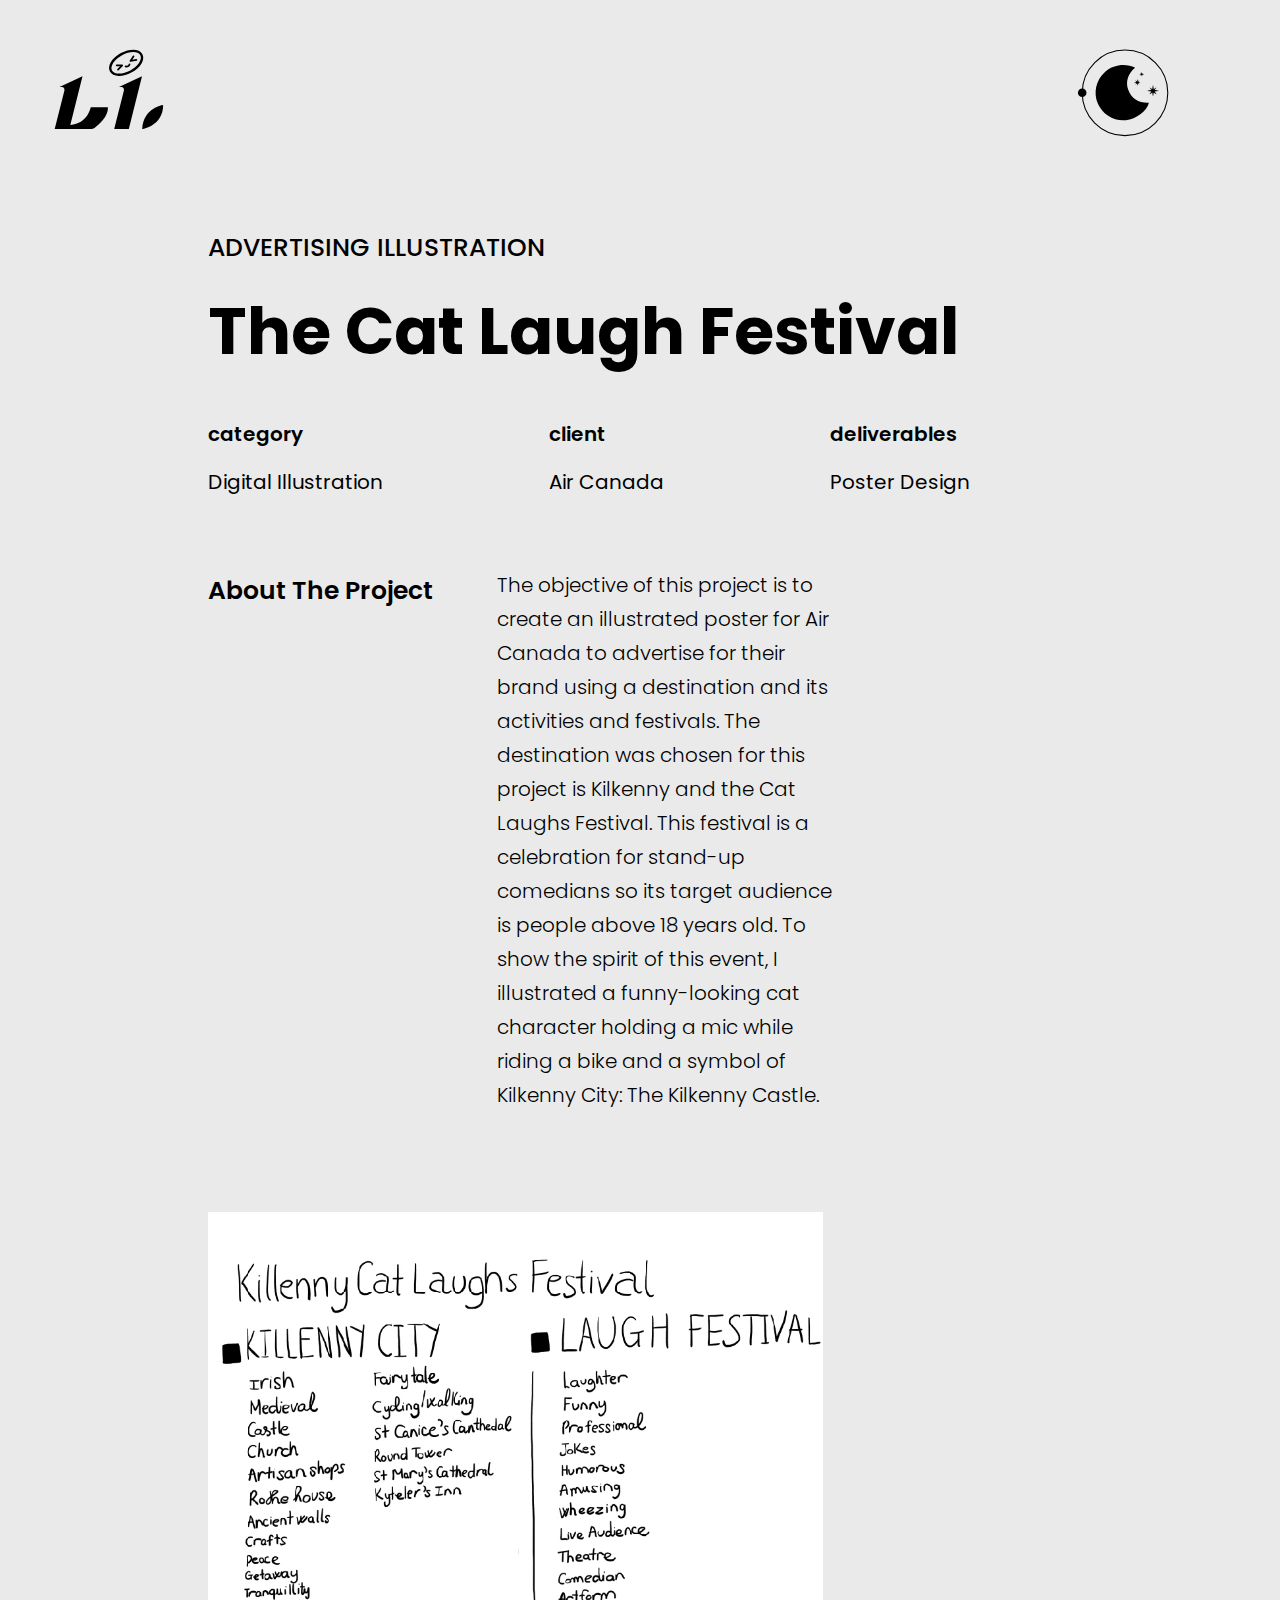
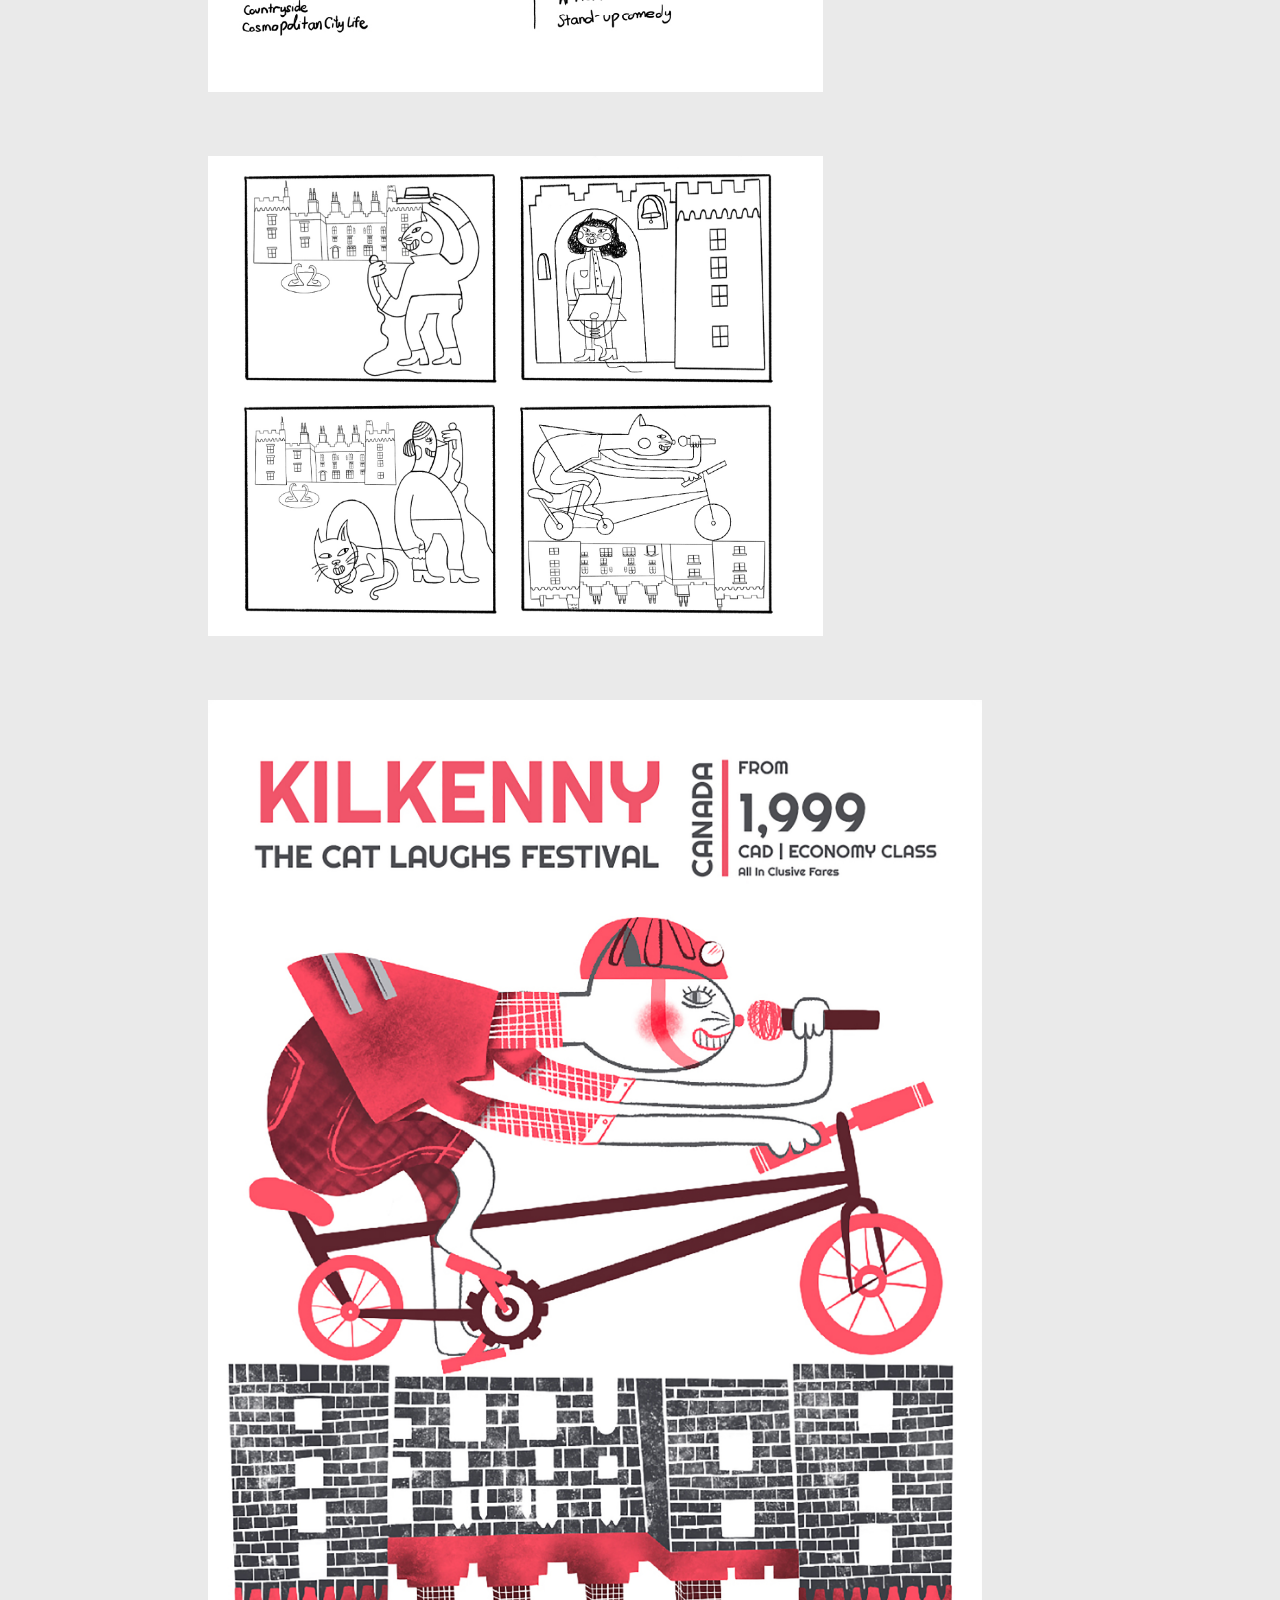
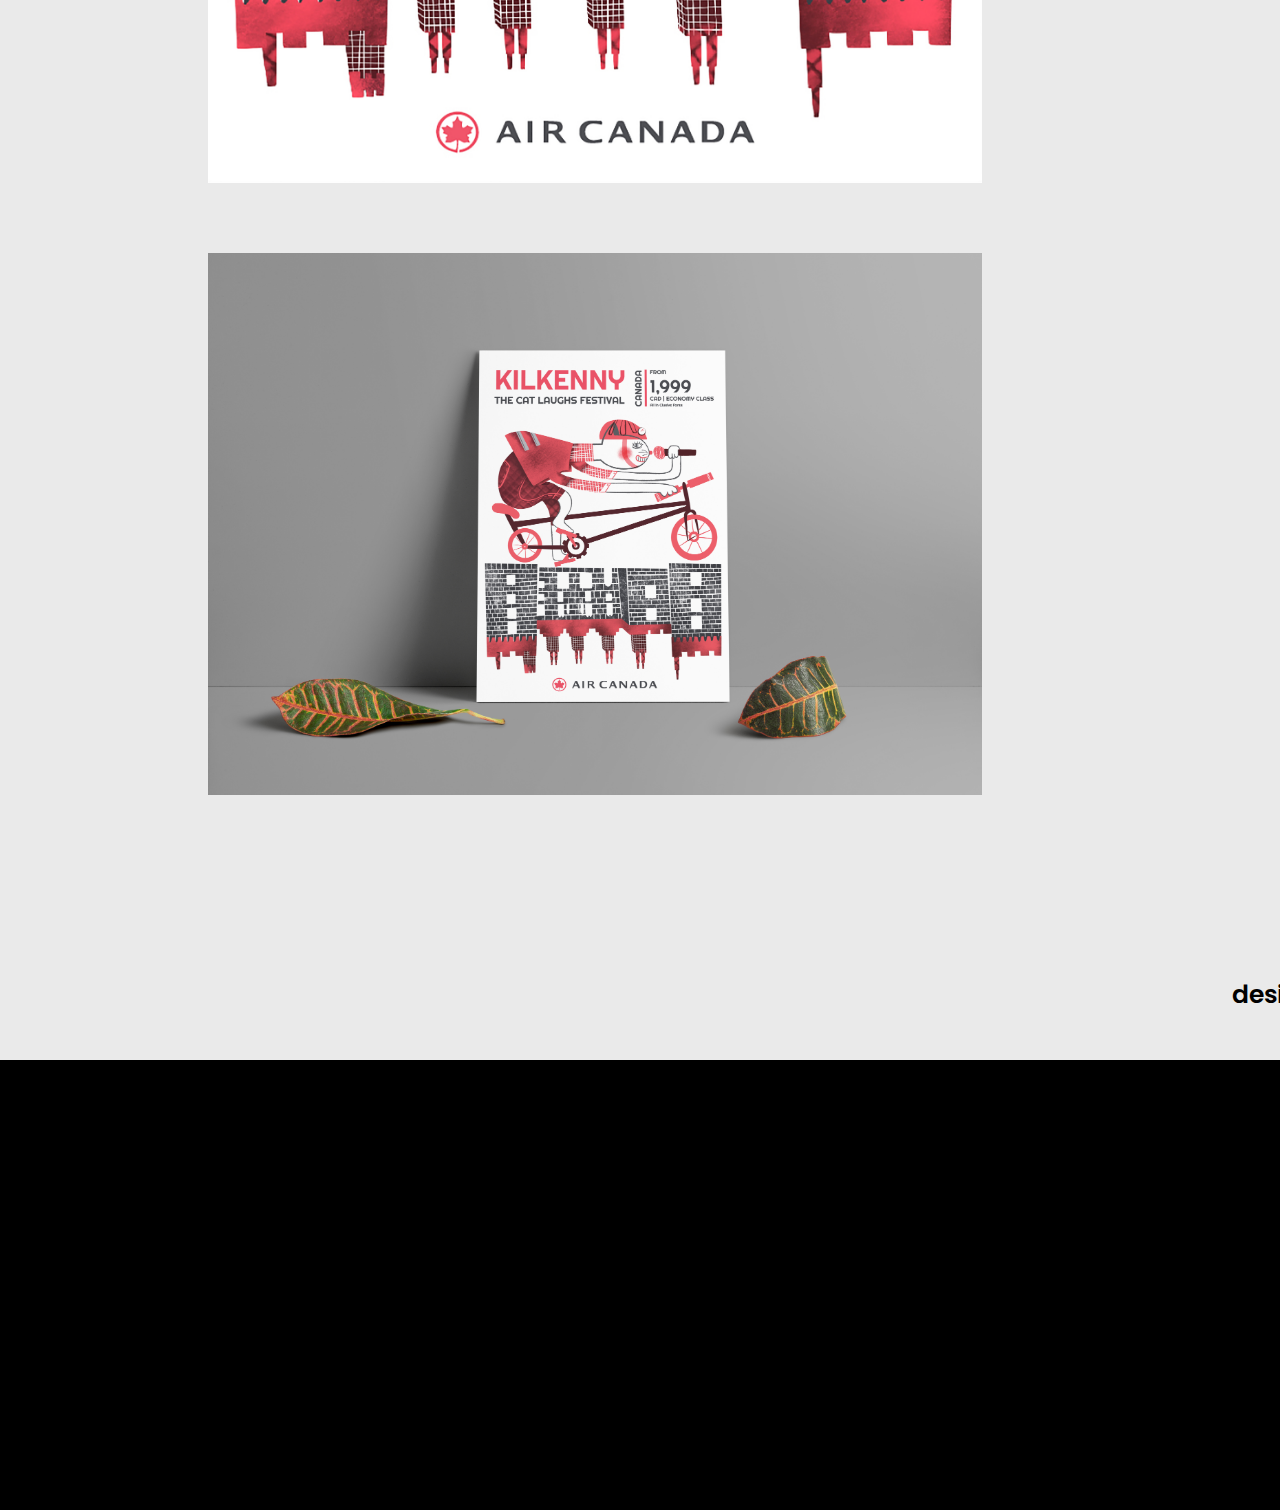
<file: work1.html>
<!DOCTYPE html>
<head>
	<title>Linh Vu | The Cat Laugh</title>
	<link rel="stylesheet" href="style.css">
	<meta name="viewport" content="width=device-width">
	<link rel="preconnect" href="https://fonts.gstatic.com">
	<link href="https://fonts.googleapis.com/css2?family=Poppins:ital,wght@0,300;0,400;0,500;0,600;0,700;0,800;0,900;1,300;1,400&display=swap" rel="stylesheet">

	<link rel="apple-touch-icon" sizes="180x180" href="http://vulemylinh.com/apple-touch-icon.png">
	<link rel="icon" type="image/png" sizes="32x32" href="http://vulemylinh.com/favicon-32x32.png">
	<link rel="icon" type="image/png" sizes="16x16" href="http://vulemylinh.com/favicon-16x16.png">
	<link rel="manifest" href="/site.webmanifest">
	<meta name="msapplication-TileColor" content="#da532c">
	<meta name="theme-color" content="#ffffff">

</head>
<body>
	<header>
		<div class="container-header">
			<div class="grid-header">

				<div class="logo">
					<a href="index-2.html">
						<svg viewbox="0,0 10,10" width="120px" height="120px">
							<?xml version="1.0" encoding="utf-8"?>
<!-- Generator: Adobe Illustrator 24.0.0, SVG Export Plug-In . SVG Version: 6.00 Build 0)  -->
<svg version="1.1" id="Layer_1" xmlns="http://www.w3.org/2000/svg" xmlns:xlink="http://www.w3.org/1999/xlink" x="0px" y="0px"
 viewBox="0 0 204.72 159.71" style="enable-background:new 0 0 204.72 159.71;" xml:space="preserve">
<g id="smile">
<g>
	<path d="M121.47,52.4c-0.29,0-0.59,0-0.88-0.01c-7.15-0.2-12.45-2.86-14.92-7.48c-4.99-9.31,3.27-23.12,18.8-31.44
		c15.53-8.32,31.6-7.54,36.59,1.78c4.99,9.31-3.27,23.12-18.8,31.44C135.34,50.38,128,52.4,121.47,52.4z M145.31,11.77
		c-5.66,0-12.45,1.74-18.95,5.22c-13.1,7.02-20.96,18.93-17.16,26.02l0,0c1.77,3.31,5.86,5.21,11.51,5.37
		c6.04,0.16,13.04-1.69,19.66-5.24c13.1-7.02,20.96-18.93,17.16-26.02C155.62,13.56,151.05,11.77,145.31,11.77z"/>
</g>
<g>
	<path d="M133.95,37.96c-0.68,0-1.38-0.1-2.06-0.32c-0.79-0.25-1.22-1.1-0.97-1.89c0.25-0.79,1.1-1.23,1.88-0.97
		c1.99,0.63,4.12-0.47,4.75-2.45l0.05-0.16c0.25-0.79,1.09-1.23,1.88-0.98c0.79,0.25,1.23,1.09,0.98,1.88l-0.05,0.16
		C139.49,36.12,136.82,37.96,133.95,37.96z"/>
</g>
<g>
	<g>
		<path d="M140.68,28.35c-0.5,0-0.98-0.25-1.26-0.68c-0.33-0.51-0.32-1.17,0.02-1.67l5.33-7.79c0.47-0.68,1.41-0.86,2.08-0.39
			c0.68,0.47,0.86,1.4,0.39,2.08l-3.29,4.8l6.55-1.22c0.81-0.15,1.6,0.38,1.75,1.2c0.15,0.81-0.38,1.6-1.2,1.75l-10.11,1.89
			C140.86,28.35,140.77,28.35,140.68,28.35z"/>
	</g>
	<g>
		<path d="M119.45,43.25c-0.38,0-0.75-0.14-1.05-0.43c-0.59-0.58-0.61-1.53-0.03-2.12l4.65-4.77l-5.82,0.08c-0.01,0-0.01,0-0.02,0
			c-0.82,0-1.49-0.66-1.5-1.48c-0.01-0.83,0.65-1.51,1.48-1.52l9.44-0.13c0.01,0,0.01,0,0.02,0c0.6,0,1.14,0.36,1.38,0.91
			c0.24,0.56,0.12,1.2-0.3,1.64l-7.18,7.37C120.23,43.1,119.84,43.25,119.45,43.25z"/>
	</g>
</g>
</g>
<g id="wordmark">
<path d="M102.3,106.05H72.9c0,0-4.94,28.01-34.85,30.28l20.82-83.5L19.56,71.42c0,0,4.13,0,4.15,0c2.98,0.04,5.05,3.04,4.31,5.93
	l-16.59,65.66h24.5h0.45H73.6c2.08,0,4.1-0.65,5.78-1.88C86.1,136.2,103.01,122.13,102.3,106.05z"/>
<path d="M121.07,71.42h4.08c0.02,0,0.05,0,0.07,0c2.98,0.04,5.05,3.04,4.31,5.93l-16.59,65.66h24.94l22.49-90.19L121.07,71.42z"/>
<path d="M196.44,101.87c0,0-33.54,3.93-35.71,41.15C160.72,143.02,196.13,138.06,196.44,101.87z"/>
</g>
</svg>

					</a>
				</div>

			<div class="moon-animation">

					<svg viewbox="0,0 10,10" width="107px" height="107px">

				<!-- the path to be animated along -->
				<path
					class="track"
					fill="none"
					stroke-width="0.1"
					d="M 5 5 m -4, 0 a 4,4 0 1,0 8,0 a 4,4 0 1,0 -8,0"
				/>

				<?xml version="1.0" encoding="utf-8"?>
				<!-- Generator: Adobe Illustrator 24.0.0, SVG Export Plug-In . SVG Version: 6.00 Build 0)  -->
				<svg version="1.1" id="Layer_1" xmlns="http://www.w3.org/2000/svg" xmlns:xlink="http://www.w3.org/1999/xlink" x="0px" y="0px"
					 viewBox="-110 0 505 274" style="enable-background:new 0 0 305 274;" xml:space="preserve">
				<style type="text/css">
					.st0{fill:#000000;}
				</style>
				<g>
					<g>
						<path class="st01" d="M190.29,18.86c-36.17,27.66-44.98,69.97-33,102.61c16.61,45.26,50.71,64.55,97.94,62.65
							c-7.82,38.25-59.11,76.95-109.13,82.32c-54.37,5.84-109.11-26.5-131.35-77.58C-8.02,136.58,5.42,75.98,48.1,38.38
							C92.1-0.38,151.39-1.21,190.29,18.86z"/>
						<path class="st01 rotate" d="M270.99,119.9c1.13-6.64,2.09-12.35,3.06-18.05c0.33-0.05,0.65-0.09,0.98-0.14
							c1.02,5.81,2.05,11.62,3.21,18.18c4.25-2.98,7.93-5.56,11.61-8.14c0.22,0.23,0.44,0.46,0.66,0.7c-2.53,3.59-5.06,7.18-8.13,11.55
							c6.45,1.14,12.35,2.19,18.24,3.23c0.04,0.27,0.08,0.54,0.13,0.81c-5.88,1.06-11.76,2.11-18.28,3.29
							c2.89,4.19,5.47,7.94,8.05,11.68c-0.19,0.22-0.37,0.44-0.56,0.65c-3.69-2.59-7.37-5.17-11.69-8.2c-1.14,6.42-2.18,12.3-3.22,18.18
							c-0.3,0.01-0.6,0.01-0.9,0.02c-1-5.77-2-11.54-3.14-18.1c-4.2,2.86-8.02,5.46-11.84,8.05c-0.2-0.19-0.39-0.39-0.59-0.58
							c2.62-3.71,5.23-7.42,8.26-11.7c-6.52-1.16-12.4-2.21-18.29-3.25c0.02-0.29,0.03-0.58,0.05-0.87c5.77-0.99,11.53-1.99,18.15-3.13
							c-2.9-4.21-5.45-7.92-8-11.63c0.18-0.24,0.36-0.47,0.54-0.71C262.94,114.3,266.63,116.87,270.99,119.9z"/>
						<path class="st01 rotate" d="M183.84,88.28c4.62-0.92,7.99-1.59,11.84-2.36c-1.68-2.51-3.04-4.54-5.13-7.67c3.16,1.99,5.28,3.33,7.82,4.92
							c0.72-3.6,1.35-6.75,1.99-9.89c0.23,0.01,0.46,0.02,0.69,0.02c0.6,3.11,1.19,6.22,1.9,9.89c2.51-1.6,4.65-2.96,7.95-5.06
							c-2.13,3.14-3.47,5.12-5.29,7.79c3.8,0.74,7.1,1.38,10.4,2.02c0.02,0.2,0.04,0.39,0.05,0.59c-3.24,0.63-6.48,1.27-10.29,2.01
							c1.54,2.43,2.81,4.43,4.86,7.68c-3.13-2.03-5.11-3.3-7.68-4.97c-0.69,3.69-1.29,6.87-1.89,10.04c-0.22,0.05-0.44,0.1-0.65,0.15
							c-0.62-3.13-1.25-6.26-2.03-10.19c-2.46,1.63-4.56,3.01-7.73,5.1c1.98-3.15,3.31-5.26,4.94-7.84
							C191.77,89.8,188.43,89.16,183.84,88.28z"/>
						<path class="st01 rotate" d="M209.97,49.03c3.13-0.62,5.42-1.08,8.03-1.6c-1.14-1.7-2.06-3.08-3.48-5.2c2.14,1.35,3.58,2.25,5.3,3.34
							c0.49-2.44,0.92-4.57,1.35-6.71c0.16,0.01,0.31,0.01,0.47,0.02c0.41,2.11,0.81,4.22,1.29,6.71c1.7-1.08,3.15-2,5.39-3.43
							c-1.44,2.13-2.35,3.47-3.59,5.28c2.57,0.5,4.81,0.93,7.05,1.37c0.01,0.13,0.02,0.27,0.04,0.4c-2.2,0.43-4.39,0.86-6.98,1.37
							c1.04,1.64,1.9,3,3.3,5.21c-2.12-1.37-3.46-2.24-5.21-3.37c-0.47,2.5-0.88,4.66-1.28,6.81c-0.15,0.03-0.3,0.07-0.44,0.1
							c-0.42-2.12-0.85-4.24-1.38-6.91c-1.67,1.1-3.09,2.04-5.24,3.46c1.35-2.14,2.25-3.57,3.35-5.31
							C215.35,50.06,213.09,49.63,209.97,49.03z"/>
					</g>
				</g>
				</svg>

				<!-- the mover -->
				<circle class="marker" r="0.4" fill="black"></circle>

					</svg>

			</div>
			</div>
</div>
	</header>

	<main>
		<section class="work1-intro">
		<div class="item">
			<h2 class="sub-title">ADVERTISING ILLUSTRATION</h2>
			<h1 class="title">The Cat Laugh Festival</h1>
		</div>

		<div class="item">
			<div class="grid-category">

				<div class="category">
					<p class="category-title">category</p>
					<p class="category-sub">Digital Illustration</p>
				</div>

				<div class="client">
					<p class="category-title">client</p>
					<p class="category-sub">Air Canada</p>
				</div>

				<div class="deliverables">
					<p class="category-title">deliverables</p>
					<p class="category-sub">Poster Design</p>
				</div>
			</div>
		</div>

		<div class="item">
			<div class="grid-about-project">

				<div class="about-project">
					<h3 class="about-project-title">About The Project</h3>
				</div>

				<div class="about-project-body">
					<p class="about-project-body">The objective of this project is to create an illustrated poster for Air Canada to advertise for their brand using a destination and its activities and festivals. The destination was chosen for this project is Kilkenny and the Cat Laughs Festival. This festival is a celebration for stand-up comedians so its target audience is people above 18 years old. To show the spirit of this event, I illustrated a funny-looking cat character holding a mic while riding a bike and a symbol of Kilkenny City: The Kilkenny Castle.</p>
				</div>
			</div>
		</div>

		<div class="item">
			<div class="grid-preliminary">

				<div class="work1-image1">
					<img src="img/TheCatLaugh-Keyword.jpg" alt="Work 1 Keyword">
				</div>

				<div class="work1-image2">
					<img src="img/TheCatLaugh-Sketches.jpg" alt="Work 1 Sketch">
				</div>
			</div>

				<div class="item">
				<div class="work1-image3">
					<img src="img/TheCatLaugh-Poster.jpg" alt="Work 1 Poster">
				</div>
				</div>

				<div class="item">
				<div class="work1-image4">
					<img src="img/TheCatLaugh-Mockup.jpg" alt="Work 1 Mockup">
				</div>
				</div>

		</div>

	</section>

	</main>

	<footer>
		<div class="grid-footer">

			<div class="designed">
				<p class="designed-by">designed by Linh Vu</p>
			</div>

		<div class="copyrights">
			&copy; <script>document.write(new Date().getFullYear())</script> Linh Vu.
		</div>

		<div class="email">
			<span>&#9993;</span>
			<a href="mailto:vulemylinh0407@gmail.com?subject= Let's Collaborate">vulemylinh0407@gmail.com</a>
		</div>



		</div>

	</footer>

	<div>
	<div class="stars"></div>
	<div class="twinkling"></div>
	<script src="scripts.js"></script>
</div>

	<script src="scripts.js"></script>

</body>
</file>
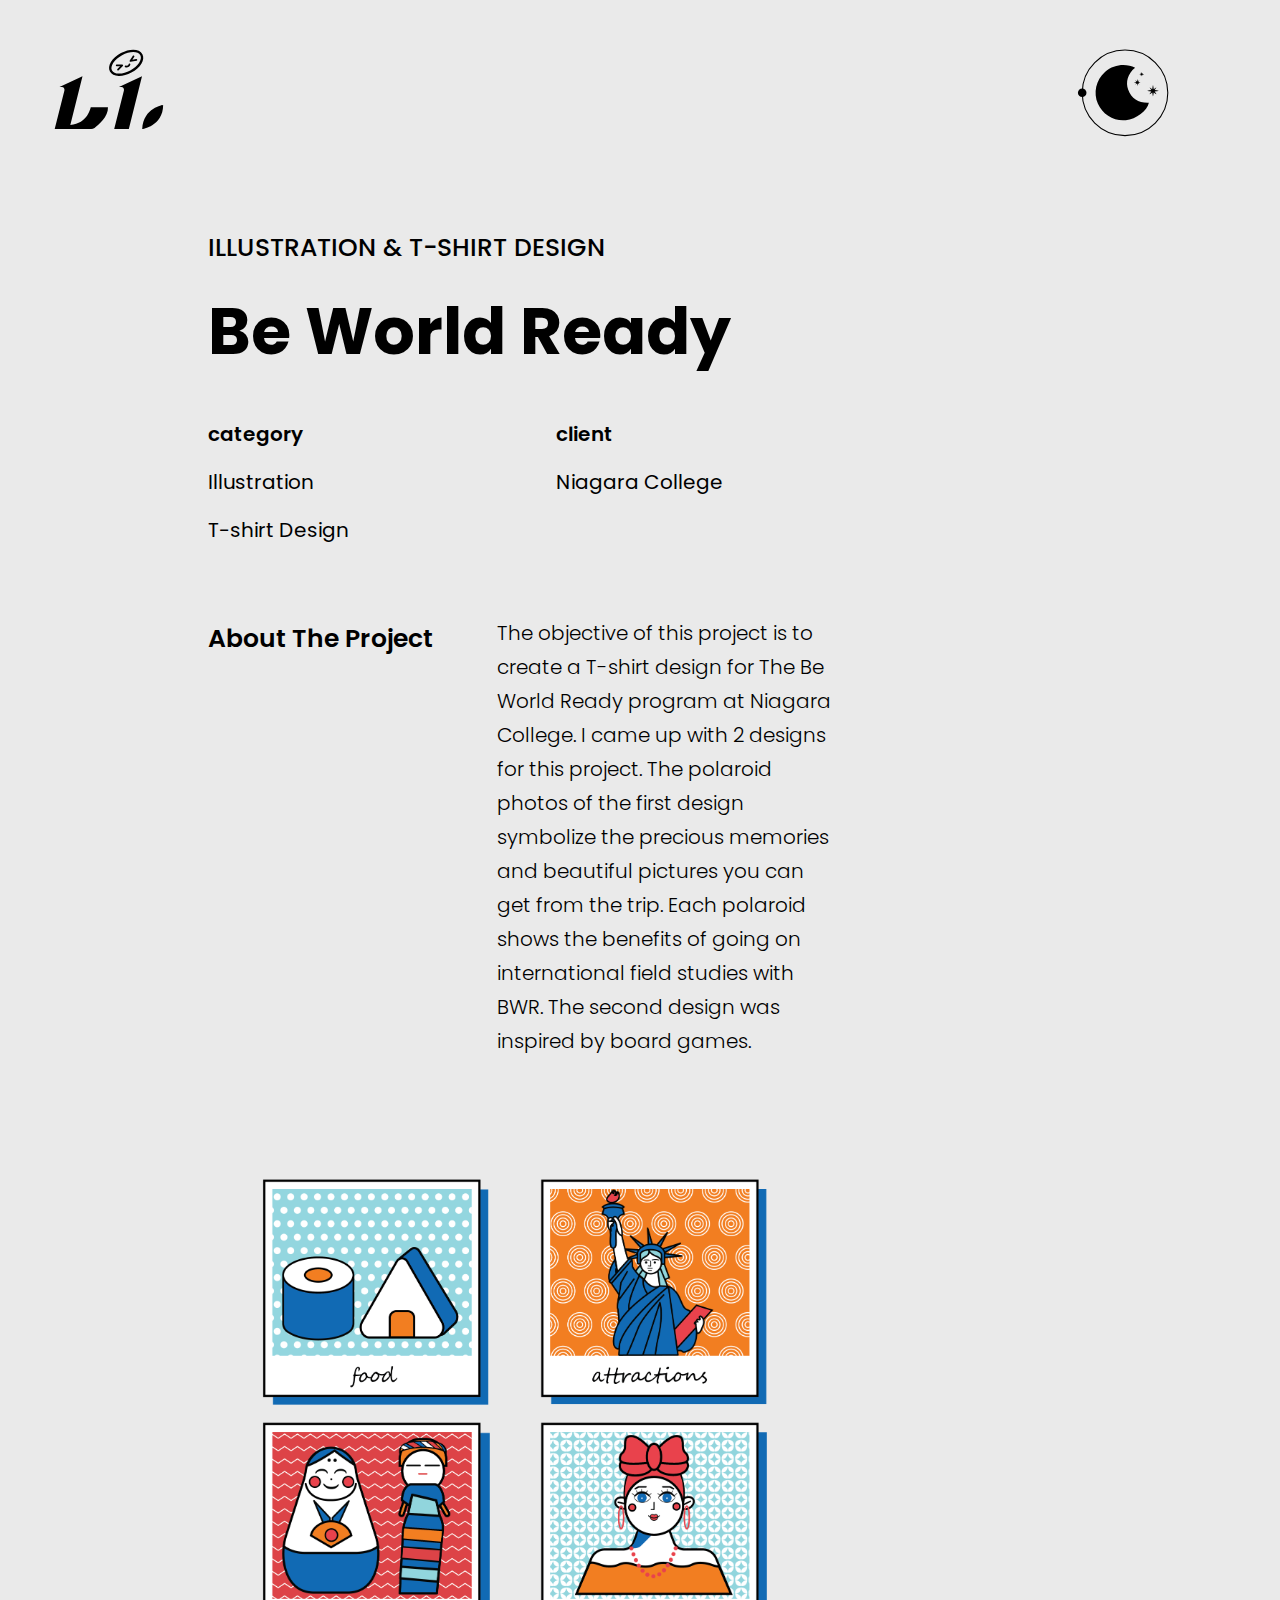
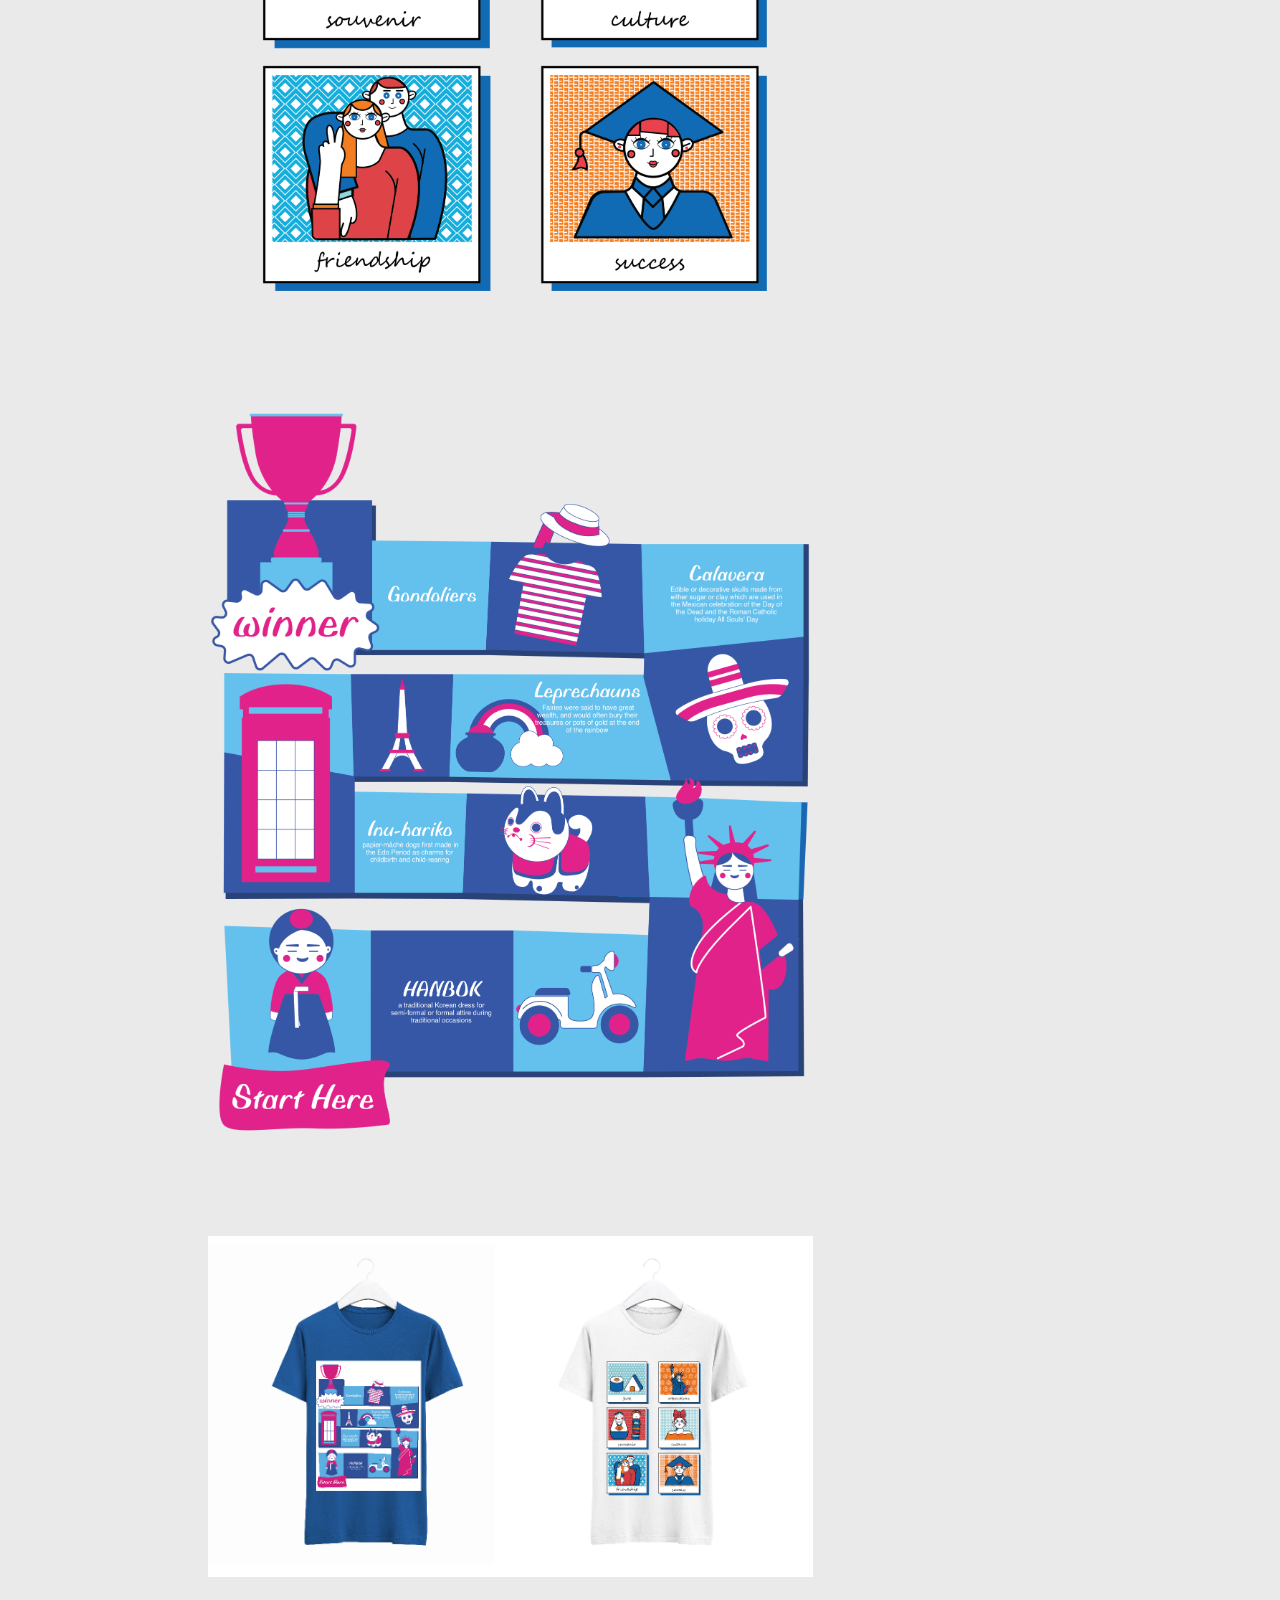
<file: work6.html>
<!DOCTYPE html>
<head>
	<title>Linh Vu | Be World Ready</title>
	<link rel="stylesheet" href="style.css">
	<meta name="viewport" content="width=device-width">
	<link rel="preconnect" href="https://fonts.gstatic.com">
	<link href="https://fonts.googleapis.com/css2?family=Poppins:ital,wght@0,300;0,400;0,500;0,600;0,700;0,800;0,900;1,300;1,400&display=swap" rel="stylesheet">

	<link rel="apple-touch-icon" sizes="180x180" href="http://vulemylinh.com/apple-touch-icon.png">
	<link rel="icon" type="image/png" sizes="32x32" href="http://vulemylinh.com/favicon-32x32.png">
	<link rel="icon" type="image/png" sizes="16x16" href="http://vulemylinh.com/favicon-16x16.png">
	<link rel="manifest" href="/site.webmanifest">
	<meta name="msapplication-TileColor" content="#da532c">
	<meta name="theme-color" content="#ffffff">
</head>
<body>
	<header>
		<div class="container-header">
			<div class="grid-header">

				<div class="logo">
					<a href="index-2.html">
						<svg viewbox="0,0 10,10" width="120px" height="120px">
							<?xml version="1.0" encoding="utf-8"?>
<!-- Generator: Adobe Illustrator 24.0.0, SVG Export Plug-In . SVG Version: 6.00 Build 0)  -->
<svg version="1.1" id="Layer_1" xmlns="http://www.w3.org/2000/svg" xmlns:xlink="http://www.w3.org/1999/xlink" x="0px" y="0px"
 viewBox="0 0 204.72 159.71" style="enable-background:new 0 0 204.72 159.71;" xml:space="preserve">
<g id="smile">
<g>
	<path d="M121.47,52.4c-0.29,0-0.59,0-0.88-0.01c-7.15-0.2-12.45-2.86-14.92-7.48c-4.99-9.31,3.27-23.12,18.8-31.44
		c15.53-8.32,31.6-7.54,36.59,1.78c4.99,9.31-3.27,23.12-18.8,31.44C135.34,50.38,128,52.4,121.47,52.4z M145.31,11.77
		c-5.66,0-12.45,1.74-18.95,5.22c-13.1,7.02-20.96,18.93-17.16,26.02l0,0c1.77,3.31,5.86,5.21,11.51,5.37
		c6.04,0.16,13.04-1.69,19.66-5.24c13.1-7.02,20.96-18.93,17.16-26.02C155.62,13.56,151.05,11.77,145.31,11.77z"/>
</g>
<g>
	<path d="M133.95,37.96c-0.68,0-1.38-0.1-2.06-0.32c-0.79-0.25-1.22-1.1-0.97-1.89c0.25-0.79,1.1-1.23,1.88-0.97
		c1.99,0.63,4.12-0.47,4.75-2.45l0.05-0.16c0.25-0.79,1.09-1.23,1.88-0.98c0.79,0.25,1.23,1.09,0.98,1.88l-0.05,0.16
		C139.49,36.12,136.82,37.96,133.95,37.96z"/>
</g>
<g>
	<g>
		<path d="M140.68,28.35c-0.5,0-0.98-0.25-1.26-0.68c-0.33-0.51-0.32-1.17,0.02-1.67l5.33-7.79c0.47-0.68,1.41-0.86,2.08-0.39
			c0.68,0.47,0.86,1.4,0.39,2.08l-3.29,4.8l6.55-1.22c0.81-0.15,1.6,0.38,1.75,1.2c0.15,0.81-0.38,1.6-1.2,1.75l-10.11,1.89
			C140.86,28.35,140.77,28.35,140.68,28.35z"/>
	</g>
	<g>
		<path d="M119.45,43.25c-0.38,0-0.75-0.14-1.05-0.43c-0.59-0.58-0.61-1.53-0.03-2.12l4.65-4.77l-5.82,0.08c-0.01,0-0.01,0-0.02,0
			c-0.82,0-1.49-0.66-1.5-1.48c-0.01-0.83,0.65-1.51,1.48-1.52l9.44-0.13c0.01,0,0.01,0,0.02,0c0.6,0,1.14,0.36,1.38,0.91
			c0.24,0.56,0.12,1.2-0.3,1.64l-7.18,7.37C120.23,43.1,119.84,43.25,119.45,43.25z"/>
	</g>
</g>
</g>
<g id="wordmark">
<path d="M102.3,106.05H72.9c0,0-4.94,28.01-34.85,30.28l20.82-83.5L19.56,71.42c0,0,4.13,0,4.15,0c2.98,0.04,5.05,3.04,4.31,5.93
	l-16.59,65.66h24.5h0.45H73.6c2.08,0,4.1-0.65,5.78-1.88C86.1,136.2,103.01,122.13,102.3,106.05z"/>
<path d="M121.07,71.42h4.08c0.02,0,0.05,0,0.07,0c2.98,0.04,5.05,3.04,4.31,5.93l-16.59,65.66h24.94l22.49-90.19L121.07,71.42z"/>
<path d="M196.44,101.87c0,0-33.54,3.93-35.71,41.15C160.72,143.02,196.13,138.06,196.44,101.87z"/>
</g>
</svg>

					</a>
				</div>

			<div class="moon-animation">

					<svg viewbox="0,0 10,10" width="107px" height="107px">

				<!-- the path to be animated along -->
				<path
					class="track"
					fill="none"
					stroke-width="0.1"
					d="M 5 5 m -4, 0 a 4,4 0 1,0 8,0 a 4,4 0 1,0 -8,0"
				/>

				<?xml version="1.0" encoding="utf-8"?>
				<!-- Generator: Adobe Illustrator 24.0.0, SVG Export Plug-In . SVG Version: 6.00 Build 0)  -->
				<svg version="1.1" id="Layer_1" xmlns="http://www.w3.org/2000/svg" xmlns:xlink="http://www.w3.org/1999/xlink" x="0px" y="0px"
					 viewBox="-110 0 505 274" style="enable-background:new 0 0 305 274;" xml:space="preserve">
				<style type="text/css">
					.st0{fill:#000000;}
				</style>
				<g>
					<g>
						<path class="st01" d="M190.29,18.86c-36.17,27.66-44.98,69.97-33,102.61c16.61,45.26,50.71,64.55,97.94,62.65
							c-7.82,38.25-59.11,76.95-109.13,82.32c-54.37,5.84-109.11-26.5-131.35-77.58C-8.02,136.58,5.42,75.98,48.1,38.38
							C92.1-0.38,151.39-1.21,190.29,18.86z"/>
						<path class="st01 rotate" d="M270.99,119.9c1.13-6.64,2.09-12.35,3.06-18.05c0.33-0.05,0.65-0.09,0.98-0.14
							c1.02,5.81,2.05,11.62,3.21,18.18c4.25-2.98,7.93-5.56,11.61-8.14c0.22,0.23,0.44,0.46,0.66,0.7c-2.53,3.59-5.06,7.18-8.13,11.55
							c6.45,1.14,12.35,2.19,18.24,3.23c0.04,0.27,0.08,0.54,0.13,0.81c-5.88,1.06-11.76,2.11-18.28,3.29
							c2.89,4.19,5.47,7.94,8.05,11.68c-0.19,0.22-0.37,0.44-0.56,0.65c-3.69-2.59-7.37-5.17-11.69-8.2c-1.14,6.42-2.18,12.3-3.22,18.18
							c-0.3,0.01-0.6,0.01-0.9,0.02c-1-5.77-2-11.54-3.14-18.1c-4.2,2.86-8.02,5.46-11.84,8.05c-0.2-0.19-0.39-0.39-0.59-0.58
							c2.62-3.71,5.23-7.42,8.26-11.7c-6.52-1.16-12.4-2.21-18.29-3.25c0.02-0.29,0.03-0.58,0.05-0.87c5.77-0.99,11.53-1.99,18.15-3.13
							c-2.9-4.21-5.45-7.92-8-11.63c0.18-0.24,0.36-0.47,0.54-0.71C262.94,114.3,266.63,116.87,270.99,119.9z"/>
						<path class="st01 rotate" d="M183.84,88.28c4.62-0.92,7.99-1.59,11.84-2.36c-1.68-2.51-3.04-4.54-5.13-7.67c3.16,1.99,5.28,3.33,7.82,4.92
							c0.72-3.6,1.35-6.75,1.99-9.89c0.23,0.01,0.46,0.02,0.69,0.02c0.6,3.11,1.19,6.22,1.9,9.89c2.51-1.6,4.65-2.96,7.95-5.06
							c-2.13,3.14-3.47,5.12-5.29,7.79c3.8,0.74,7.1,1.38,10.4,2.02c0.02,0.2,0.04,0.39,0.05,0.59c-3.24,0.63-6.48,1.27-10.29,2.01
							c1.54,2.43,2.81,4.43,4.86,7.68c-3.13-2.03-5.11-3.3-7.68-4.97c-0.69,3.69-1.29,6.87-1.89,10.04c-0.22,0.05-0.44,0.1-0.65,0.15
							c-0.62-3.13-1.25-6.26-2.03-10.19c-2.46,1.63-4.56,3.01-7.73,5.1c1.98-3.15,3.31-5.26,4.94-7.84
							C191.77,89.8,188.43,89.16,183.84,88.28z"/>
						<path class="st01 rotate" d="M209.97,49.03c3.13-0.62,5.42-1.08,8.03-1.6c-1.14-1.7-2.06-3.08-3.48-5.2c2.14,1.35,3.58,2.25,5.3,3.34
							c0.49-2.44,0.92-4.57,1.35-6.71c0.16,0.01,0.31,0.01,0.47,0.02c0.41,2.11,0.81,4.22,1.29,6.71c1.7-1.08,3.15-2,5.39-3.43
							c-1.44,2.13-2.35,3.47-3.59,5.28c2.57,0.5,4.81,0.93,7.05,1.37c0.01,0.13,0.02,0.27,0.04,0.4c-2.2,0.43-4.39,0.86-6.98,1.37
							c1.04,1.64,1.9,3,3.3,5.21c-2.12-1.37-3.46-2.24-5.21-3.37c-0.47,2.5-0.88,4.66-1.28,6.81c-0.15,0.03-0.3,0.07-0.44,0.1
							c-0.42-2.12-0.85-4.24-1.38-6.91c-1.67,1.1-3.09,2.04-5.24,3.46c1.35-2.14,2.25-3.57,3.35-5.31
							C215.35,50.06,213.09,49.63,209.97,49.03z"/>
					</g>
				</g>
				</svg>

				<!-- the mover -->
				<circle class="marker" r="0.4" fill="black"></circle>

					</svg>

			</div>
			</div>
</div>
	</header>

	<main>
		<section class="work1-intro">
		<div class="item">
			<h2 class="sub-title">ILLUSTRATION & T-SHIRT DESIGN</h2>
			<h1 class="title"> Be World Ready </h1>
		</div>

		<div class="item">
			<div class="grid-category">

				<div class="category">
					<p class="category-title">category</p>
					<p class="category-sub">Illustration</p>
					<p class="category-sub">T-shirt Design</p>
				</div>

				<div class="client">
					<p class="category-title">client</p>
					<p class="category-sub">Niagara College</p>
				</div>

			</div>
		</div>

		<div class="item">
			<div class="grid-about-project">

				<div class="about-project">
					<h3 class="about-project-title">About The Project</h3>
				</div>

				<div class="about-project-body">
					<p class="about-project-body">The objective of this project is to create a T-shirt design for The Be World Ready program at Niagara College. I came up with 2 designs for this project. The polaroid photos of the first design symbolize the precious memories and beautiful pictures you can get from the trip. Each polaroid shows the benefits of going on international field studies with BWR. The second design was inspired by board games. 
					</p>
				</div>
			</div>
		</div>


				<div class="item">
					<img class="tsuraimi-logo" src="img/BWR-concept1-01.png" alt="BWR CONCEPT 1">
				</div>

				<div class="item">
					<img class="tsuraimi-logo" src="img/BWR-concept2-04.png" alt="BWR CONCEPT 2">
				</div>

				<div class="item">
					<img class="tsuraimi-logo" src="img/BWR-mockup1.png" alt="BWR MOCKUP 1">
				</div>




	</section>

	</main>

	<footer>
		<div class="grid-footer">

			<div class="designed">
				<p class="designed-by">designed by Linh Vu</p>
			</div>

		<div class="copyrights">
			&copy; <script>document.write(new Date().getFullYear())</script> Linh Vu.
		</div>

		<div class="email">
			<span>&#9993;</span>
			<a href="mailto:vulemylinh0407@gmail.com?subject= Let's Collaborate">vulemylinh0407@gmail.com</a>
		</div>



		</div>

	</footer>

	<div>
	<div class="stars"></div>
	<div class="twinkling"></div>
	<script src="scripts.js"></script>
</div>

	<script src="scripts.js"></script>

</body>
</file>
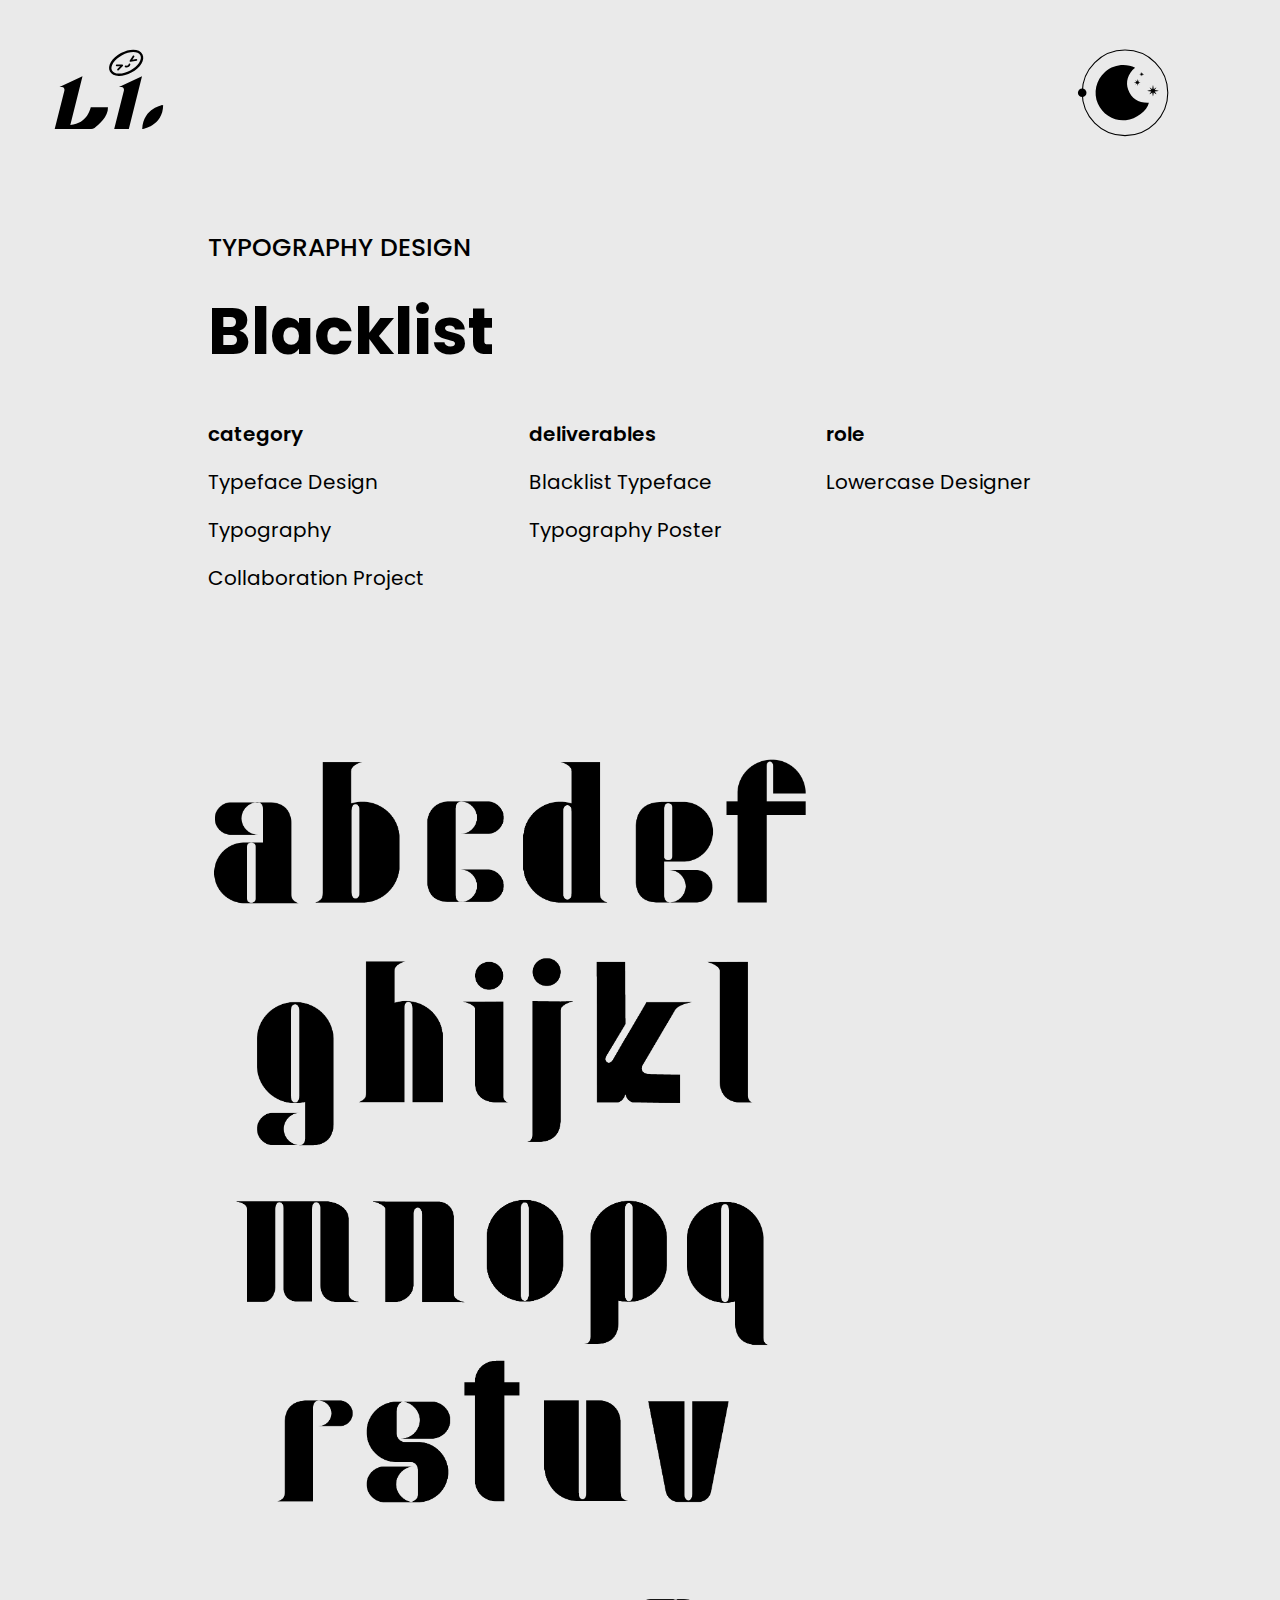
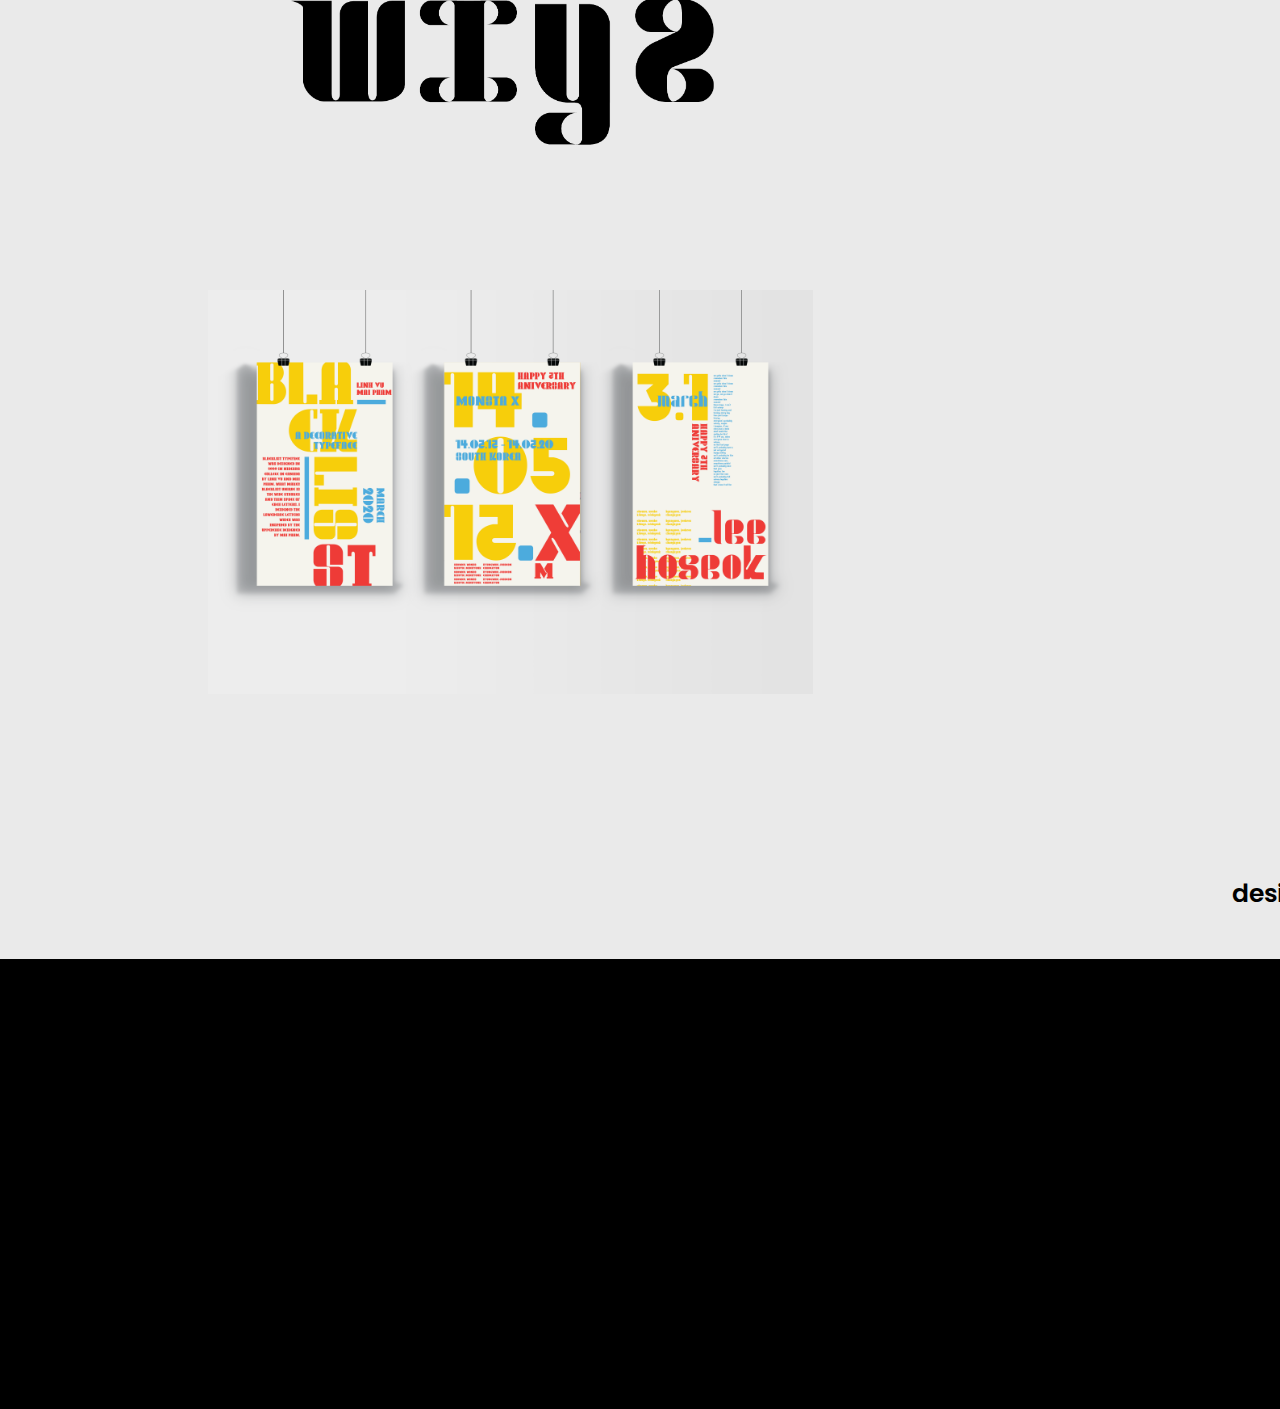
<file: work7.html>
<!DOCTYPE html>
<head>
	<title>Linh Vu | Blacklist</title>
	<link rel="stylesheet" href="style.css">
	<meta name="viewport" content="width=device-width">
	<link rel="preconnect" href="https://fonts.gstatic.com">
	<link href="https://fonts.googleapis.com/css2?family=Poppins:ital,wght@0,300;0,400;0,500;0,600;0,700;0,800;0,900;1,300;1,400&display=swap" rel="stylesheet">

	<link rel="apple-touch-icon" sizes="180x180" href="http://vulemylinh.com/apple-touch-icon.png">
	<link rel="icon" type="image/png" sizes="32x32" href="http://vulemylinh.com/favicon-32x32.png">
	<link rel="icon" type="image/png" sizes="16x16" href="http://vulemylinh.com/favicon-16x16.png">
	<link rel="manifest" href="/site.webmanifest">
	<meta name="msapplication-TileColor" content="#da532c">
	<meta name="theme-color" content="#ffffff">
</head>
<body>
	<header>
		<div class="container-header">
			<div class="grid-header">

				<div class="logo">
					<a href="index-2.html">
						<svg viewbox="0,0 10,10" width="120px" height="120px">
							<?xml version="1.0" encoding="utf-8"?>
<!-- Generator: Adobe Illustrator 24.0.0, SVG Export Plug-In . SVG Version: 6.00 Build 0)  -->
<svg version="1.1" id="Layer_1" xmlns="http://www.w3.org/2000/svg" xmlns:xlink="http://www.w3.org/1999/xlink" x="0px" y="0px"
 viewBox="0 0 204.72 159.71" style="enable-background:new 0 0 204.72 159.71;" xml:space="preserve">
<g id="smile">
<g>
	<path d="M121.47,52.4c-0.29,0-0.59,0-0.88-0.01c-7.15-0.2-12.45-2.86-14.92-7.48c-4.99-9.31,3.27-23.12,18.8-31.44
		c15.53-8.32,31.6-7.54,36.59,1.78c4.99,9.31-3.27,23.12-18.8,31.44C135.34,50.38,128,52.4,121.47,52.4z M145.31,11.77
		c-5.66,0-12.45,1.74-18.95,5.22c-13.1,7.02-20.96,18.93-17.16,26.02l0,0c1.77,3.31,5.86,5.21,11.51,5.37
		c6.04,0.16,13.04-1.69,19.66-5.24c13.1-7.02,20.96-18.93,17.16-26.02C155.62,13.56,151.05,11.77,145.31,11.77z"/>
</g>
<g>
	<path d="M133.95,37.96c-0.68,0-1.38-0.1-2.06-0.32c-0.79-0.25-1.22-1.1-0.97-1.89c0.25-0.79,1.1-1.23,1.88-0.97
		c1.99,0.63,4.12-0.47,4.75-2.45l0.05-0.16c0.25-0.79,1.09-1.23,1.88-0.98c0.79,0.25,1.23,1.09,0.98,1.88l-0.05,0.16
		C139.49,36.12,136.82,37.96,133.95,37.96z"/>
</g>
<g>
	<g>
		<path d="M140.68,28.35c-0.5,0-0.98-0.25-1.26-0.68c-0.33-0.51-0.32-1.17,0.02-1.67l5.33-7.79c0.47-0.68,1.41-0.86,2.08-0.39
			c0.68,0.47,0.86,1.4,0.39,2.08l-3.29,4.8l6.55-1.22c0.81-0.15,1.6,0.38,1.75,1.2c0.15,0.81-0.38,1.6-1.2,1.75l-10.11,1.89
			C140.86,28.35,140.77,28.35,140.68,28.35z"/>
	</g>
	<g>
		<path d="M119.45,43.25c-0.38,0-0.75-0.14-1.05-0.43c-0.59-0.58-0.61-1.53-0.03-2.12l4.65-4.77l-5.82,0.08c-0.01,0-0.01,0-0.02,0
			c-0.82,0-1.49-0.66-1.5-1.48c-0.01-0.83,0.65-1.51,1.48-1.52l9.44-0.13c0.01,0,0.01,0,0.02,0c0.6,0,1.14,0.36,1.38,0.91
			c0.24,0.56,0.12,1.2-0.3,1.64l-7.18,7.37C120.23,43.1,119.84,43.25,119.45,43.25z"/>
	</g>
</g>
</g>
<g id="wordmark">
<path d="M102.3,106.05H72.9c0,0-4.94,28.01-34.85,30.28l20.82-83.5L19.56,71.42c0,0,4.13,0,4.15,0c2.98,0.04,5.05,3.04,4.31,5.93
	l-16.59,65.66h24.5h0.45H73.6c2.08,0,4.1-0.65,5.78-1.88C86.1,136.2,103.01,122.13,102.3,106.05z"/>
<path d="M121.07,71.42h4.08c0.02,0,0.05,0,0.07,0c2.98,0.04,5.05,3.04,4.31,5.93l-16.59,65.66h24.94l22.49-90.19L121.07,71.42z"/>
<path d="M196.44,101.87c0,0-33.54,3.93-35.71,41.15C160.72,143.02,196.13,138.06,196.44,101.87z"/>
</g>
</svg>

					</a>
				</div>

			<div class="moon-animation">

					<svg viewbox="0,0 10,10" width="107px" height="107px">

				<!-- the path to be animated along -->
				<path
					class="track"
					fill="none"
					stroke-width="0.1"
					d="M 5 5 m -4, 0 a 4,4 0 1,0 8,0 a 4,4 0 1,0 -8,0"
				/>

				<?xml version="1.0" encoding="utf-8"?>
				<!-- Generator: Adobe Illustrator 24.0.0, SVG Export Plug-In . SVG Version: 6.00 Build 0)  -->
				<svg version="1.1" id="Layer_1" xmlns="http://www.w3.org/2000/svg" xmlns:xlink="http://www.w3.org/1999/xlink" x="0px" y="0px"
					 viewBox="-110 0 505 274" style="enable-background:new 0 0 305 274;" xml:space="preserve">
				<style type="text/css">
					.st0{fill:#000000;}
				</style>
				<g>
					<g>
						<path class="st01" d="M190.29,18.86c-36.17,27.66-44.98,69.97-33,102.61c16.61,45.26,50.71,64.55,97.94,62.65
							c-7.82,38.25-59.11,76.95-109.13,82.32c-54.37,5.84-109.11-26.5-131.35-77.58C-8.02,136.58,5.42,75.98,48.1,38.38
							C92.1-0.38,151.39-1.21,190.29,18.86z"/>
						<path class="st01 rotate" d="M270.99,119.9c1.13-6.64,2.09-12.35,3.06-18.05c0.33-0.05,0.65-0.09,0.98-0.14
							c1.02,5.81,2.05,11.62,3.21,18.18c4.25-2.98,7.93-5.56,11.61-8.14c0.22,0.23,0.44,0.46,0.66,0.7c-2.53,3.59-5.06,7.18-8.13,11.55
							c6.45,1.14,12.35,2.19,18.24,3.23c0.04,0.27,0.08,0.54,0.13,0.81c-5.88,1.06-11.76,2.11-18.28,3.29
							c2.89,4.19,5.47,7.94,8.05,11.68c-0.19,0.22-0.37,0.44-0.56,0.65c-3.69-2.59-7.37-5.17-11.69-8.2c-1.14,6.42-2.18,12.3-3.22,18.18
							c-0.3,0.01-0.6,0.01-0.9,0.02c-1-5.77-2-11.54-3.14-18.1c-4.2,2.86-8.02,5.46-11.84,8.05c-0.2-0.19-0.39-0.39-0.59-0.58
							c2.62-3.71,5.23-7.42,8.26-11.7c-6.52-1.16-12.4-2.21-18.29-3.25c0.02-0.29,0.03-0.58,0.05-0.87c5.77-0.99,11.53-1.99,18.15-3.13
							c-2.9-4.21-5.45-7.92-8-11.63c0.18-0.24,0.36-0.47,0.54-0.71C262.94,114.3,266.63,116.87,270.99,119.9z"/>
						<path class="st01 rotate" d="M183.84,88.28c4.62-0.92,7.99-1.59,11.84-2.36c-1.68-2.51-3.04-4.54-5.13-7.67c3.16,1.99,5.28,3.33,7.82,4.92
							c0.72-3.6,1.35-6.75,1.99-9.89c0.23,0.01,0.46,0.02,0.69,0.02c0.6,3.11,1.19,6.22,1.9,9.89c2.51-1.6,4.65-2.96,7.95-5.06
							c-2.13,3.14-3.47,5.12-5.29,7.79c3.8,0.74,7.1,1.38,10.4,2.02c0.02,0.2,0.04,0.39,0.05,0.59c-3.24,0.63-6.48,1.27-10.29,2.01
							c1.54,2.43,2.81,4.43,4.86,7.68c-3.13-2.03-5.11-3.3-7.68-4.97c-0.69,3.69-1.29,6.87-1.89,10.04c-0.22,0.05-0.44,0.1-0.65,0.15
							c-0.62-3.13-1.25-6.26-2.03-10.19c-2.46,1.63-4.56,3.01-7.73,5.1c1.98-3.15,3.31-5.26,4.94-7.84
							C191.77,89.8,188.43,89.16,183.84,88.28z"/>
						<path class="st01 rotate" d="M209.97,49.03c3.13-0.62,5.42-1.08,8.03-1.6c-1.14-1.7-2.06-3.08-3.48-5.2c2.14,1.35,3.58,2.25,5.3,3.34
							c0.49-2.44,0.92-4.57,1.35-6.71c0.16,0.01,0.31,0.01,0.47,0.02c0.41,2.11,0.81,4.22,1.29,6.71c1.7-1.08,3.15-2,5.39-3.43
							c-1.44,2.13-2.35,3.47-3.59,5.28c2.57,0.5,4.81,0.93,7.05,1.37c0.01,0.13,0.02,0.27,0.04,0.4c-2.2,0.43-4.39,0.86-6.98,1.37
							c1.04,1.64,1.9,3,3.3,5.21c-2.12-1.37-3.46-2.24-5.21-3.37c-0.47,2.5-0.88,4.66-1.28,6.81c-0.15,0.03-0.3,0.07-0.44,0.1
							c-0.42-2.12-0.85-4.24-1.38-6.91c-1.67,1.1-3.09,2.04-5.24,3.46c1.35-2.14,2.25-3.57,3.35-5.31
							C215.35,50.06,213.09,49.63,209.97,49.03z"/>
					</g>
				</g>
				</svg>

				<!-- the mover -->
				<circle class="marker" r="0.4" fill="black"></circle>

					</svg>

			</div>
			</div>
</div>
	</header>

	<main>
		<section class="work1-intro">
		<div class="item">
			<h2 class="sub-title">TYPOGRAPHY DESIGN</h2>
			<h1 class="title"> Blacklist </h1>
		</div>

		<div class="item">
			<div class="grid-category">

				<div class="category">
					<p class="category-title">category</p>
					<p class="category-sub">Typeface Design</p>
					<p class="category-sub">Typography</p>
					<p class="category-sub">Collaboration Project</p>
				</div>

				<div class="deliverables">
					<p class="category-title">deliverables</p>
					<p class="category-sub">Blacklist Typeface</p>
					<p class="category-sub">Typography Poster</p>
				</div>

				<div class="client">
					<p class="category-title">role</p>
					<p class="category-sub">Lowercase Designer</p>
				</div>

			</div>
		</div>


				<div class="item">
					<img class="tsuraimi-logo" src="img/blacklist-lowercase.png" alt="BWR CONCEPT 1">
				</div>


				<div class="item">
					<img class="tsuraimi-logo" src="img/blacklist-posters-mockup.png" alt="BWR CONCEPT 1">
				</div>



	</section>

	</main>

	<footer>
		<div class="grid-footer">

			<div class="designed">
				<p class="designed-by">designed by Linh Vu</p>
			</div>

		<div class="copyrights">
			&copy; <script>document.write(new Date().getFullYear())</script> Linh Vu.
		</div>

		<div class="email">
			<span>&#9993;</span>
			<a href="mailto:vulemylinh0407@gmail.com?subject= Let's Collaborate">vulemylinh0407@gmail.com</a>
		</div>



		</div>

	</footer>

	<div>
	<div class="stars"></div>
	<div class="twinkling"></div>
	<script src="scripts.js"></script>
</div>

	<script src="scripts.js"></script>

</body>
</file>
<file: style.css>
* {
	box-sizing: border-box;
}

body {
	background-color: #eaeaea;
	color: black;
	font-family: 'Poppins', sans-serif;
	font-weight: normal;
	line-height: 1.4;
	font-size: 16px;
	margin-top: 2em;
	margin-left: 7em;
	margin-right: 5em;
	overflow-x: hidden;
}

/* HEADER */
a {
	text-decoration: none;
	color: black;
}

a p {
	font-weight: 600;
	font-size: 33px;
}

header img {
	width: 7em;

}

/* INTRO */
.track2 {
  stroke: white;
}

.marker {
  motion-path: path('M 5 5 m -4, 0 a 4,4 0 1,0 8,0 a 4,4 0 1,0 -8,0');
  offset-path: path('M 5 5 m -4, 0 a 4,4 0 1,0 8,0 a 4,4 0 1,0 -8,0');
  animation: move 3s linear infinite;
}

@keyframes move {
  100% {
    motion-offset: 100%;
    offset-distance: 100%;
  }
}

.moon-animation-intro {
  position: absolute;
 top: 50%;
 left: 50%;
 transform: translate(-50%, -50%);
}

.rotate {
  animation: rotation 2s infinite linear;
}

@keyframes rotation {
  from {
    transform: rotate(0deg);
    transform-origin: center;
    transform-box: fill-box;;
  }
  to {
    transform: rotate(360deg);
    transform-origin: center;
    transform-box: fill-box;
  }
}

.intro {
  position: fixed;
  width: 100vw;
  height: 100vh;
  background-color: black;
  top: 0;
  left: 0;
  z-index: 2;
  animation-name: intro;
  animation-duration: 0.5s;
  animation-delay: 4s;
  animation-fill-mode: forwards;
}

@keyframes intro {
  from{
    transform: translateY(0);
  }

  to{
    transform: translateY(-100vh);
  }
}

/* HEADER MOON */
.track {
  stroke: black;
}

.marker {
  motion-path: path('M 5 5 m -4, 0 a 4,4 0 1,0 8,0 a 4,4 0 1,0 -8,0');
  offset-path: path('M 5 5 m -4, 0 a 4,4 0 1,0 8,0 a 4,4 0 1,0 -8,0');
  animation: move 3s linear infinite;
}

@keyframes move {
  100% {
    motion-offset: 100%;
    offset-distance: 100%;
  }
}

.moon-animation {
margin-top: 3em;
transform: translate(-50%, -50%);
}

.rotate {
  animation: rotation 2s infinite linear;
}

@keyframes rotation {
  from {
    transform: rotate(0deg);
    transform-origin: center;
    transform-box: fill-box;;
  }
  to {
    transform: rotate(360deg);
    transform-origin: center;
    transform-box: fill-box;
  }
}

@keyframes intro {
  from{
    transform: translateY(0);
  }

  to{
    transform: translateY(-100vh);
  }
}

.grid-header {
	display: grid;
	grid-template-columns: auto auto;
	justify-content: space-between;
}

.logo {
	margin-top: -1em;
}

.logo:hover #smile {
	-webkit-animation: logo-animation 1s;
	-moz-animation:    logo-animation 1s;
	-o-animation:      logo-animation 1s;
	animation:         logo-animation 1s;
}

@keyframes logo-animation {
  25%{
			transform: translateY(15px);
  }

	50%{
			transform: translateY(-30px);
	}

	75%{
			transform: translateY(15px);
	}

	100%{
			transform: translateY(0px);
	}

}

/* HOOM BANNER */

.moon-sunrise {
align-self: center;
justify-content: center;
}

.home-banner {

}

.banner-quotes {
position: absolute;
top: 600px;
left: 1000px;
}

.sunrise-quotes {
	font-size: 35px;
	font-weight: 600;
}

.italic-hope {
	font-weight: 300;
	font-style: italic;
}

.italic-wishes {
	font-weight: 300;
	font-style: italic;
}

.samestyle-and {
	font-weight: 600;
	font-style: normal;
}

.dawn-quotes {
	margin-top: -1em;
	font-size: 20px;
	font-weight: 300;
	font-style: italic;
}

#cloud-1 {
	animation: float1 2s ease-in-out infinite alternate;
}

#cloud-4 {
	animation: float2 2s ease-in-out infinite alternate;
}

@keyframes float1 {
  from {transform: translateX(-50px);}
  to {transform: translateX(120px);}
}

@keyframes float1 {
  from {transform: translateX(50px);}
  to {transform: translateX(-120px);}
}

@keyframes float2 {
  from {transform: translateX(50px);}
  to {transform: translateX(-50px);}
}

@keyframes float2 {
  from {transform: translateX(-50px);}
  to {transform: translateX(50px);}
}

#cloud-2 {
	-webkit-animation: mover 2s infinite  alternate;
	 animation: mover 2s infinite  alternate;
}

#cloud-3 {
	-webkit-animation: mover2 2s infinite  alternate;
	 animation: mover2 2s infinite  alternate;
}

@-webkit-keyframes mover {
    0% { transform: translateY(0); }
    100% { transform: translateY(-15px); }
}

@keyframes mover2 {
    0% { transform: translateY(-20px); }
    100% { transform: translateY(0); }
}


/* SOCIAL MEDIA ICON */

.media-icon {
	fill: none;
	stroke: #000000;
	stroke-width: 2;
	stroke-miterlimit: 10
}

.media-circle {
margin-left: -2em;
}

.social-icon {

}

.rotate-cicle {
  animation: rotation-circle 7s infinite;
}

@keyframes rotation-circle {
  from {
    transform: rotateY(0deg);
    transform-origin: center;
    transform-box: fill-box;;
  }
  to {
      transform: rotateY(180deg);
    transform-origin: center;
    transform-box: fill-box;
  }
}

/* ABOUT ME */
.about-me {
	font-size: 60px;
	font-weight: 600;
	margin-bottom: 0;
}

.italic-me {
	font-size: 60px;
	font-weight: 300;
	font-style: italic;
}

.about-me-body {
	font-size: 22px;
	font-weight: 300;
	line-height: 1.5em;
}

.item-about-me {
	padding-top: 2em;
	margin-left: 45em;
	margin-right: 8em;
}


/* MY WORKS */
.my-works-name {
	font-size: 60px;
	font-weight: 600;
	margin-bottom: 0;
}

.italic-works {
	font-size: 60px;
	font-weight: 300;
	font-style: italic;
}

.grid-myworks {
	padding-top: 3em;
	display: grid;
	grid-template-columns: auto auto auto;
	justify-content: space-between;
	grid-row-gap: 4em;
	grid-column-gap: 2.5em;
}

.container-myworks {
	padding-top: 2em;
	margin-left: 4em;
	margin-right: 4em;
}

/* CARD 1 */
.card {
  display: grid;
  grid-template-columns: 480px;
  grid-template-rows: 300px 55px 55px;
  grid-template-areas: "image" "text";

  background: black;
  text-align: center;
	color: white;
	border-radius: 5%;

  transition: 0.5s ease;
  cursor: pointer;
}

.card-image {
  grid-area: image;
  background: url("img/moon1.svg");
  border-top-left-radius: 15px;
  border-top-right-radius: 15px;
  background-size: 150px;
	background-repeat: no-repeat;
	background-position:center;
}

.card-text {
  grid-area: text;
  margin: 25px;
}

.card-text .date {
  color: rgb(255, 7, 110);
  font-size:13px;
}

.card-text p {
  color: grey;
  font-size:15px;
  font-weight: 300;
}

.card-text h1 {
	font-size:20px;
	font-weight: 600;
  margin-top:0px;
}

.card-stats {
  display: grid;
  grid-template-columns: auto auto;
  grid-template-rows: 1fr;
  border-bottom-left-radius: 5px;
  border-bottom-right-radius: 5px;
}

.card-stats .stat {
  padding:10px;
  display: flex;
  align-items: center;
  justify-content: center;
  flex-direction: column;
  color: white;
}

.card-stats .value{
  font-size:15px;
  font-weight: 300;
}

.card-image:hover {
	background: url("img/work1-review.jpg");
	background-size: 600px;
	background-repeat: no-repeat;
	background-position:center;
}

.card:hover {
  transform: scale(1.1);
  box-shadow: 5px 5px 15px rgba(0,0,0,0.6);
}

/* CARD 2 */
.card2 {
  display: grid;
  grid-template-columns: 480px;
  grid-template-rows: 300px 55px 55px;
  grid-template-areas: "image" "text";

  background: black;
  text-align: center;
	color: white;
	border-radius: 5%;

  transition: 0.5s ease;
  cursor: pointer;
}

.card2-image {
  grid-area: image;
  background: url("img/moon2.svg");
  border-top-left-radius: 15px;
  border-top-right-radius: 15px;
  background-size: 150px;
	background-repeat: no-repeat;
	background-position:center;
}

.card2-text {
  grid-area: text;
  margin: 25px;
}
.card2-text .date {
  color: rgb(255, 7, 110);
  font-size:13px;
}
.card2-text p {
  color: grey;
  font-size:15px;
  font-weight: 300;
}
.card2-text h1 {
	font-size:20px;
	font-weight: 600;
  margin-top:0px;

}
.card2-stats {
  display: grid;
  grid-template-columns: auto auto;
  grid-template-rows: 1fr;
  border-bottom-left-radius: 5px;
  border-bottom-right-radius: 5px;
}
.card2-stats .stat {
  padding:10px;
  display: flex;
  align-items: center;
  justify-content: center;
  flex-direction: column;
  color: white;
}

.card2-stats .value{
  font-size:15px;
  font-weight: 300;
}

.card2-image:hover {
	background: url("img/imperfection-mockup.png");
	background-size: 500px;
	background-repeat: no-repeat;
	background-position:center;
  box-shadow: 5px 5px 15px rgba(0,0,0,0.6);
}

.card2:hover {
  transform: scale(1.1);
  box-shadow: 5px 5px 15px rgba(0,0,0,0.6);
}

/* CARD 3 */
.card3 {
  display: grid;
  grid-template-columns: 480px;
  grid-template-rows: 300px 55px 55px;
  grid-template-areas: "image" "text";

  background: black;
  text-align: center;
	color: white;
	border-radius: 5%;

  transition: 0.5s ease;
  cursor: pointer;
}

.card3-image {
  grid-area: image;
  background: url("img/moon3.svg");
  border-top-left-radius: 15px;
  border-top-right-radius: 15px;
  background-size: 150px;
	background-repeat: no-repeat;
	background-position:center;
}

.card3-text {
  grid-area: text;
  margin: 25px;
}
.card3-text .date {
  color: rgb(255, 7, 110);
  font-size:13px;
}
.card3-text p {
  color: grey;
  font-size:15px;
  font-weight: 300;
}
.card3-text h1 {
	font-size:20px;
	font-weight: 600;
  margin-top:0px;

}
.card3-stats {
  display: grid;
  grid-template-columns: auto auto;
  grid-template-rows: 1fr;
  border-bottom-left-radius: 5px;
  border-bottom-right-radius: 5px;
}
.card3-stats .stat {
  padding:10px;
  display: flex;
  align-items: center;
  justify-content: center;
  flex-direction: column;
  color: white;
}

.card3-stats .value{
  font-size:15px;
  font-weight: 300;
}

.card3-image:hover {
	background: url("img/hillstreet-preview.jpg");
	background-size: 550px;
	background-repeat: no-repeat;
	background-position:center;
  box-shadow: 5px 5px 15px rgba(0,0,0,0.6);
}

.card3:hover {
  transform: scale(1.1);
  box-shadow: 5px 5px 15px rgba(0,0,0,0.6);
}

/* CARD 4 */
.card4 {
  display: grid;
  grid-template-columns: 480px;
  grid-template-rows: 300px 55px 55px;
  grid-template-areas: "image" "text";

  background: black;
  text-align: center;
	color: white;
	border-radius: 5%;

  transition: 0.5s ease;
  cursor: pointer;
}

.card4-image {
  grid-area: image;
  background: url("img/moon4.svg");
  border-top-left-radius: 15px;
  border-top-right-radius: 15px;
  background-size: 150px;
	background-repeat: no-repeat;
	background-position:center;
}

.card4-text {
  grid-area: text;
  margin: 25px;
}
.card4-text .date {
  color: rgb(255, 7, 110);
  font-size:13px;
}
.card4-text p {
  color: grey;
  font-size:15px;
  font-weight: 300;
}
.card4-text h1 {
	font-size:20px;
	font-weight: 600;
  margin-top:0px;

}
.card4-stats {
  display: grid;
  grid-template-columns: auto auto;
  grid-template-rows: 1fr;
  border-bottom-left-radius: 5px;
  border-bottom-right-radius: 5px;
}
.card4-stats .stat {
  padding:10px;
  display: flex;
  align-items: center;
  justify-content: center;
  flex-direction: column;
  color: white;
}

.card4-stats .value{
  font-size:15px;
  font-weight: 300;
}

.card4-image:hover {
	background: url("img/tsuraimi-preview.jpg");
	background-size: 600px;
	background-repeat: no-repeat;
	background-position:center;
  box-shadow: 5px 5px 15px rgba(0,0,0,0.6);
}

.card4:hover {
  transform: scale(1.1);
  box-shadow: 5px 5px 15px rgba(0,0,0,0.6);
}

/* CARD 5 */
.card5 {
  display: grid;
  grid-template-columns: 480px;
  grid-template-rows: 300px 55px 55px;
  grid-template-areas: "image" "text";

  background: black;
  text-align: center;
	color: white;
	border-radius: 5%;

  transition: 0.5s ease;
  cursor: pointer;
}

.card5-image {
  grid-area: image;

  border-top-left-radius: 15px;
  border-top-right-radius: 15px;
  background-size: 150px;
	background-repeat: no-repeat;
	background-position:center;
}

.card5-text {
  grid-area: text;
  margin: 25px;
}
.card5-text .date {
  color: rgb(255, 7, 110);
  font-size:13px;
}
.card5-text p {
  color: grey;
  font-size:15px;
  font-weight: 300;
}
.card5-text h1 {
	font-size:20px;
	font-weight: 600;
  margin-top:0px;

}
.card5-stats {
  display: grid;
  grid-template-columns: auto auto;
  grid-template-rows: 1fr;
  border-bottom-left-radius: 5px;
  border-bottom-right-radius: 5px;
}
.card5-stats .stat {
  padding:10px;
  display: flex;
  align-items: center;
  justify-content: center;
  flex-direction: column;
  color: white;
}

.card5-stats .value{
  font-size:15px;
  font-weight: 300;
}

.card5-image:hover {
	background: url("img/giantfalling-preview.jpg");
	background-size: 600px;
	background-repeat: no-repeat;
	background-position:center;
  box-shadow: 5px 5px 15px rgba(0,0,0,0.6);
}

.card5:hover {
  transform: scale(1.1);
  box-shadow: 5px 5px 15px rgba(0,0,0,0.6);
}

/* CARD 6 */
.card6 {
  display: grid;
  grid-template-columns: 480px;
  grid-template-rows: 300px 55px 55px;
  grid-template-areas: "image" "text";

  background: black;
  text-align: center;
	color: white;
	border-radius: 5%;

  transition: 0.5s ease;
  cursor: pointer;
}

.card6-image {
  grid-area: image;
	background: url("img/moon5.svg");
  border-top-left-radius: 15px;
  border-top-right-radius: 15px;
  background-size: 150px;
	background-repeat: no-repeat;
	background-position:center;
}

.card6-text {
  grid-area: text;
  margin: 25px;
}
.card6-text .date {
  color: rgb(255, 7, 110);
  font-size:13px;
}
.card6-text p {
  color: grey;
  font-size:15px;
  font-weight: 300;
}
.card6-text h1 {
	font-size:20px;
	font-weight: 600;
  margin-top:0px;

}
.card6-stats {
  display: grid;
  grid-template-columns: auto auto;
  grid-template-rows: 1fr;
  border-bottom-left-radius: 5px;
  border-bottom-right-radius: 5px;
}
.card6-stats .stat {
  padding:10px;
  display: flex;
  align-items: center;
  justify-content: center;
  flex-direction: column;
  color: white;
}

.card6-stats .value{
  font-size:15px;
  font-weight: 300;
}

.card6-image:hover {
	background: url("img/BWR-mockup1.png");
	background-size: 580px;
	background-repeat: no-repeat;
	background-position:center;
  box-shadow: 5px 5px 15px rgba(0,0,0,0.6);
}

.card6:hover {
  transform: scale(1.1);
  box-shadow: 5px 5px 15px rgba(0,0,0,0.6);
}


/* CARD 7 */
.card7 {
  display: grid;
  grid-template-columns: 480px;
  grid-template-rows: 300px 55px 55px;
  grid-template-areas: "image" "text";

  background: black;
  text-align: center;
	color: white;
	border-radius: 5%;

  transition: 0.5s ease;
  cursor: pointer;
}

.card7-image {
  grid-area: image;
	background: url("img/moon7.svg");
  border-top-left-radius: 15px;
  border-top-right-radius: 15px;
  background-size: 150px;
	background-repeat: no-repeat;
	background-position:center;
}

.card7-text {
  grid-area: text;
  margin: 25px;
}
.card7-text .date {
  color: rgb(255, 7, 110);
  font-size:13px;
}
.card7-text p {
  color: grey;
  font-size:15px;
  font-weight: 300;
}
.card7-text h1 {
	font-size:20px;
	font-weight: 600;
  margin-top:0px;

}
.card7-stats {
  display: grid;
  grid-template-columns: auto auto;
  grid-template-rows: 1fr;
  border-bottom-left-radius: 5px;
  border-bottom-right-radius: 5px;
}
.card7-stats .stat {
  padding:10px;
  display: flex;
  align-items: center;
  justify-content: center;
  flex-direction: column;
  color: white;
}

.card7-stats .value{
  font-size:15px;
  font-weight: 300;
}

.card7-image:hover {
	background: url("img/blacklist-posters-mockup.png");
	background-size: 500px;
	background-repeat: no-repeat;
	background-position:center;
  box-shadow: 5px 5px 15px rgba(0,0,0,0.6);
}

.card7:hover {
  transform: scale(1.1);
  box-shadow: 5px 5px 15px rgba(0,0,0,0.6);
}

/* CARD 8 */
.card8 {
  display: grid;
  grid-template-columns: 480px;
  grid-template-rows: 300px 55px 55px;
  grid-template-areas: "image" "text";

  background: black;
  text-align: center;
	color: white;
	border-radius: 5%;

  transition: 0.5s ease;
  cursor: pointer;
}

.card8-image {
  grid-area: image;
	background: url("img/moon8.svg");
  border-top-left-radius: 15px;
  border-top-right-radius: 15px;
  background-size: 150px;
	background-repeat: no-repeat;
	background-position:center;
}

.card8-text {
  grid-area: text;
  margin: 25px;
}
.card8-text .date {
  color: rgb(255, 7, 110);
  font-size:13px;
}
.card8-text p {
  color: grey;
  font-size:15px;
  font-weight: 300;
}
.card8-text h1 {
	font-size:20px;
	font-weight: 600;
  margin-top:0px;

}
.card8-stats {
  display: grid;
  grid-template-columns: auto auto;
  grid-template-rows: 1fr;
  border-bottom-left-radius: 5px;
  border-bottom-right-radius: 5px;
}
.card8-stats .stat {
  padding:10px;
  display: flex;
  align-items: center;
  justify-content: center;
  flex-direction: column;
  color: white;
}

.card8-stats .value{
  font-size:15px;
  font-weight: 300;
}

.card8-image:hover {
	background: url("img/magazine-015.jpg");
	background-size: 500px;
	background-repeat: no-repeat;
	background-position:center;
  box-shadow: 5px 5px 15px rgba(0,0,0,0.6);
}

.card8:hover {
  transform: scale(1.1);
  box-shadow: 5px 5px 15px rgba(0,0,0,0.6);
}

/* FOOTER */
@keyframes move-twink-back {
    from {background-position:0 0;}
    to {background-position:-10000px 5000px;}
}
@-webkit-keyframes move-twink-back {
    from {background-position:0 0;}
    to {background-position:-10000px 5000px;}
}
@-moz-keyframes move-twink-back {
    from {background-position:0 0;}
    to {background-position:-10000px 5000px;}
}
@-ms-keyframes move-twink-back {
    from {background-position:0 0;}
    to {background-position:-10000px 5000px;}
}

.stars, .twinkling, .clouds {
	margin-top: 3em;
  position:absolute;
  left:0;
  right:0;
  width:100%;
	height: 50%;
  display:block;
}

.stars {
  background:#000 url(http://www.script-tutorials.com/demos/360/images/stars.png) repeat top center;
  z-index:0;
}

.twinkling{
  background:transparent url(http://www.script-tutorials.com/demos/360/images/twinkling.png) repeat top center;
  z-index:1;

  -moz-animation:move-twink-back 200s linear infinite;
  -ms-animation:move-twink-back 200s linear infinite;
  -o-animation:move-twink-back 200s linear infinite;
  -webkit-animation:move-twink-back 200s linear infinite;
  animation:move-twink-back 200s linear infinite;
}

.copyrights {
	font-size: 25px;
  font-weight: 600;
}

.email {
	font-size: 25px;
  font-weight: 600;
}

.designed-by {
	font-size: 25px;
	font-weight: 600;
	margin: 0;
}

.grid-footer {
	display: grid;
	grid-template-columns: auto auto auto;
	margin-top: 11em;
	-moz-transform:translateX(100%);
 -webkit-transform:translateX(100%);
 transform:translateX(100%);
 /* Apply animation to this element */
 -moz-animation: example1 20s linear infinite;
 -webkit-animation: example1 20s linear infinite;
 animation: example1 20s linear infinite;
}

@-moz-keyframes example1 {
 0%   { -moz-transform: translateX(100%); }
 100% { -moz-transform: translateX(-100%); }
}
@-webkit-keyframes example1 {
 0%   { -webkit-transform: translateX(100%); }
 100% { -webkit-transform: translateX(-100%); }
}
@keyframes example1 {
 0%   {
 -moz-transform: translateX(100%); /* Firefox bug fix */
 -webkit-transform: translateX(100%); /* Firefox bug fix */
 transform: translateX(100%);
 }
 100% {
 -moz-transform: translateX(-100%); /* Firefox bug fix */
 -webkit-transform: translateX(-100%); /* Firefox bug fix */
 transform: translateX(-100%);
 }
}

.grid-footer:hover {
 -moz-animation-play-state: paused;
 -webkit-animation-play-state: paused;
 animation-play-state: paused;
 }

/* WORK */
h2 {
	font-size: 25px;
	font-weight: 500;
}

h1 {
	font-size: 65px;
	font-weight: 700;
	margin-top: 0;
}

.category-title {
	font-size: 20px;
	font-weight: 600;
	margin-top: 0;
}

.category-sub {
	font-size: 20px;
	font-weight: 400;
}

.about-project-title {
	font-size: 25px;
	font-weight: 600;
}

.about-project-body {
	font-size: 20px;
	font-weight: 300;
	line-height: 1.7em;
}

.work1-intro {
	margin-left: 10em;
	margin-right: 10em;
}

.grid-category {
	display: grid;
	grid-template-columns: auto auto auto;
	padding-right: 40em;
	grid-column-gap: 10em;
}

.grid-about-project {
	display: grid;
	grid-template-columns: auto auto;
	grid-column-gap: 4em;
	padding-right: 15em;
	margin-top: 2em;
}

/* WORK 1 */

.grid-preliminary {
	display: grid;
	grid-template-columns: auto auto;
	grid-gap: 1em;
	margin-top: 6em;
}

.work1-image1 {
	width: 615px;
	height: 480px;
	background: white;
}

.work1-image1 img {
	padding-top: 2.5em;
	max-width: 100%;
	max-height: 100%;
	object-fit: cover;
}

.work1-image2 {
	width: 615px;
	height: 480px;
	background: white;
	margin-left: -3em;
}

.work1-image2 img {
	max-width: 100%;
	max-height: 100%;
	object-fit: cover;
}

.work1-image3 {
	width: 860px;
	margin-top: 4em;
}

.work1-image3 img {
	max-width: 100%;
	max-height: 100%;
	object-fit: cover;
}

.work1-image4 {
	width: 860px;
	margin-top: 4em;
}

.work1-image4 img {
	max-width: 100%;
	max-height: 100%;
	object-fit: cover;
}

/* WORK 3 */

.grid-wraps {
	display: grid;
	grid-template-columns: auto auto auto auto auto auto;
	padding-top: 6em;
}

.grid-wraps img {
	width: 80%;
}

.work3-wrap8 {
	width: 102%;
}

.grid-wraps-mockup {
	display: grid;
	grid-template-columns: auto auto;
	grid-row-gap: 2em;
	padding-top: 6em;
}

.grid-wraps-mockup img {
	width: 95%;
}

/* WORK 4 */
.tsuraimi-logo {
	width: 70%;
	padding-top: 5em;
}

.tsuraimi-uniform {
	width: 35%;
	padding-top: 5em;
}

.tsuraimi-takeaway {
	width: 40%;
	padding-top: 5em;
}

.grid-tsuraimi-brandbook {
	display: grid;
	grid-template-columns: auto auto;
	grid-row-gap: 2em;
	padding-top: 5em;
}

.grid-tsuraimi-brandbook img {
	width: 95%;
}

/* WORK 2 */

.thesis-book {
	margin-top: 3em;
}

.thesis-book a{
	font-size: 21px;
}

.thesis-book a:hover{
	color: blue;
}


.grid-logo-explain {
	display: grid;
	grid-template-columns: auto auto auto;
	padding-top: 6em;
	grid-column-gap: 8em;
}

.grid-logo-explain img{
	display: grid;
	grid-template-columns: auto auto auto;
	width: 35%;
}

.grid-logo-explain h3{
	font-family: Fengardo Neue;
	font-weight: normal;
	font-size: 25px;
	color: #556aae;
}

.grid-logo-explain p{
line-height: 1.5em;
}

.brand-title {
	font-size: 35px;
	font-weight: 500;
	padding-top: 3em;
}

.poster-title {
	font-size: 35px;
	font-weight: 500;
	padding-top: 2em;
	margin-bottom: 0.5em;
}

.book-title {
	font-size: 35px;
	font-weight: 500;
	padding-top: 2em;
	margin-bottom: 0.5em;
}

.thesis-logo {
	width: 45%;
	padding-top: 2em;
}

.posters-body {
	width: 75%;
	line-height: 1.7em;
	display: grid;
	grid-template-columns: auto auto;
}

.grid-imperf-poster {
	display: grid;
	grid-template-columns: auto auto auto;
	padding-top: 4em;
	grid-row-gap: 1.5em;
}

.grid-imperf-poster img {
	width: 95%;
}

/* Book Slider */
.slideshow-container {
  max-width: 1380px;
  position: relative;
  margin-left: 0;
	padding-top: 4em;
}

/* Next & previous buttons */
.prev, .next {
  cursor: pointer;
  position: absolute;
  top: 50%;
  width: auto;
  padding: 16px;
  margin-top: -22px;
  color: black;
  font-weight: bold;
  font-size: 18px;
  transition: 0.6s ease;
  border-radius: 0 3px 3px 0;
  user-select: none;
}

/* Position the "next button" to the right */
.next {
  right: 0;
  border-radius: 3px 0 0 3px;
}

/* On hover, add a black background color with a little bit see-through */
.prev:hover, .next:hover {
  background-color: white;
	opacity: 0.7;
}

/* The dots/bullets/indicators */
.dot {
  cursor: pointer;
  height: 15px;
  width: 15px;
  margin: 0 2px;
  background-color: #bbb;
  border-radius: 50%;
  display: inline-block;
  transition: background-color 0.6s ease;
}

.active, .dot:hover {
  background-color: black;
}

/* Fading animation */
.fade {
  -webkit-animation-name: fade;
  -webkit-animation-duration: 0.5s;
  animation-name: fade;
  animation-duration: 0.5s;
}

@-webkit-keyframes fade {
  from {opacity: .4}
  to {opacity: 1}
}

@keyframes fade {
  from {opacity: .4}
  to {opacity: 1}
}


/* MEDIA QUERY */
@media (max-width: 1340px) {

	.media-circle {
		width: 1400px;
		margin-left: 2em;
	}

	body {
		margin: 3em;
	}

	.banner-quotes {

		position: inherit;
		text-align: center;
	}

	.item-about-me {
		padding: 0;
		margin: 0;
	}

	.container-myworks {
		padding: 0;
		margin: 0;
	}

	.grid-myworks {
		grid-template-columns: auto auto;
		grid-gap: 2.5em;
		position:none;
	}

	.grid-category {
		padding: 0;
		display: grid;
		grid-template-columns: auto auto auto;
		grid-column-gap: 4em;
	}

.grid-preliminary {
	padding: 0;
	padding-top: 5em;
	margin: 0;
	display: grid;
	grid-template-columns: auto;
	grid-row-gap: 4em;
}

.work1-image2 {
	padding: 0;
	margin: 0;
}

.work1-image3 img {
	max-width: 90%;
	max-height: 90%;
	object-fit: cover;
}

.work1-image4 img {
	max-width: 90%;
	max-height: 90%;
	object-fit: cover;
}

.grid-wraps {
	display: grid;
	grid-template-columns: auto auto auto;
	grid-row-gap: 2em;
	padding-top: 6em;
}

.grid-wraps img {
	width: 80%;
}

.work3-wrap8 {
	width: 102%;
}

.grid-wraps-mockup {
	display: grid;
	grid-template-columns: auto auto;
	grid-row-gap: 2em;
	padding-top: 6em;
}

.grid-wraps-mockup img {
	width: 95%;
}

}


@media (max-width: 900px) {

	.media-circle {
		width: 1200px;
	}


	.work1-intro {
		margin: 0;
	}

	.grid-about-project {
		display: grid;
		grid-template-columns: auto;
		margin: 0;
		padding: 0;
	}

	.work1-image3 img {
		max-width: 80%;
		max-height: 80%;
		object-fit: cover;
	}

	.work1-image4 img {
		max-width: 80%;
		max-height: 80%;
		object-fit: cover;
	}

	.grid-wraps {
		display: grid;
		grid-template-columns: auto auto auto;
		padding-top: 6em;
		grid-row-gap: 2em;
	}

	.grid-wraps img {
		width: 80%;
	}

	.work3-wrap8 {
		width: 102%;
	}

	.grid-wraps-mockup {
		display: grid;
		grid-template-columns: auto auto;
		grid-row-gap: 2em;
		padding-top: 6em;
	}

	.grid-wraps-mockup img {
		width: 90%;
	}

}


@media (max-width: 600px) {

	.media-circle {
		width: 1100px;
		margin-top: 2em;
		margin-left: 9em;
	}

	.moon-sunrise {
		width: 900px;
		margin-left: -13em;
	}

	.sunrise-quotes {
		font-size: 25px;
		font-weight: 600;
		padding-bottom: 0.5em;
	}

	.dawn-quotes {
		font-size: 20px;
		font-weight: 300;
		font-style: italic;
		padding-bottom: 1em;
	}

	.grid-myworks {
		grid-template-columns: auto;
		grid-gap: 2.5em;
	}

	.grid-preliminary {
		grid-row-gap: 0;
	}

	.work1-image1 {
		max-width: 80%;
		max-height: 80%;
		margin-bottom: 1em;
	}

	.work1-image2 {
		max-width: 80%;
		max-height: 80%;
	}

	.work1-image3 img {
		max-width: 55%;
		max-height: 55%;
		object-fit: cover;
	}

	.work1-image4 img {
		max-width: 55%;
		max-height: 55%;
		object-fit: cover;
	}

	.grid-footer {
		grid-column-gap: 3em;
		margin-top: 4em;
	}

	.copyrights {
		font-size: 18px;
	  font-weight: 600;
	}

	.email {
		font-size: 18px;
	  font-weight: 600;
	}

	.designed-by {
		font-size: 18px;
		font-weight: 600;
		margin: 0;
	}

	.thesis-logo {
		width: 95%;
		padding-top: 2em;
	}

	.grid-logo-explain {
		display: grid;
		grid-template-columns: auto;
		padding-top: 6em;
		grid-column-gap: 8em;
	}

	.grid-logo-explain img{
		width: 15%;
	}

	.poster-title {
	  padding-top: 0;
	}

	.posters-body {
    width: 100%;
		display: grid;
		grid-template-columns: auto;
}

.grid-imperf-poster {
    display: grid;
    grid-template-columns: auto;
}

.book-title {
  padding-top: 0;
}

.grid-wraps-mockup {
	display: grid;
	grid-template-columns: auto;
	grid-row-gap: 2em;
	padding-top: 6em;
}

.grid-wraps-mockup img {
	width: 90%;
}

.tsuraimi-logo {
	width: 100%;
	padding-top: 5em;
}

.tsuraimi-uniform {
	width: 55%;
	padding-top: 5em;
}

.tsuraimi-takeaway {
	width: 60%;
	padding-top: 5em;
}

.grid-tsuraimi-brandbook {
	display: grid;
	grid-template-columns: auto;
	grid-row-gap: 2em;
	padding-top: 5em;
}

.grid-tsuraimi-brandbook img {
	width: 100%;
}

}
</file>
